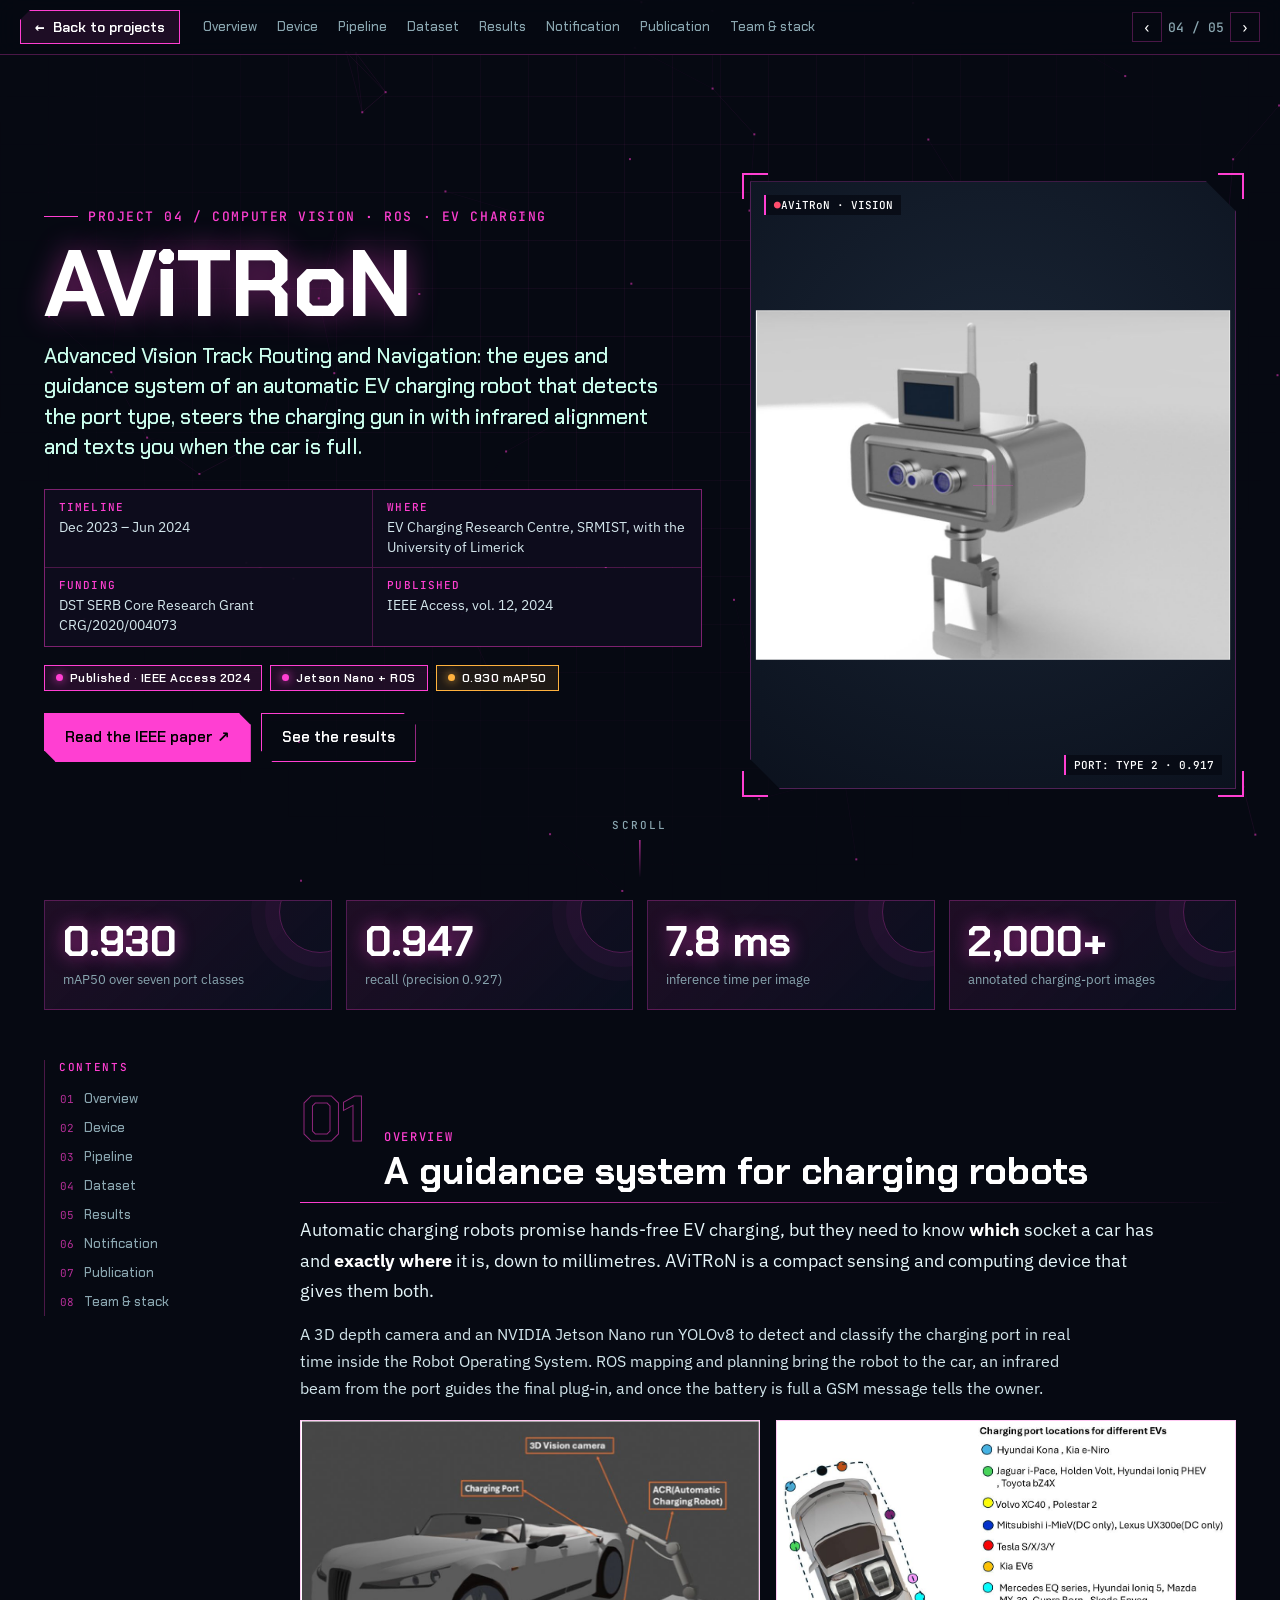
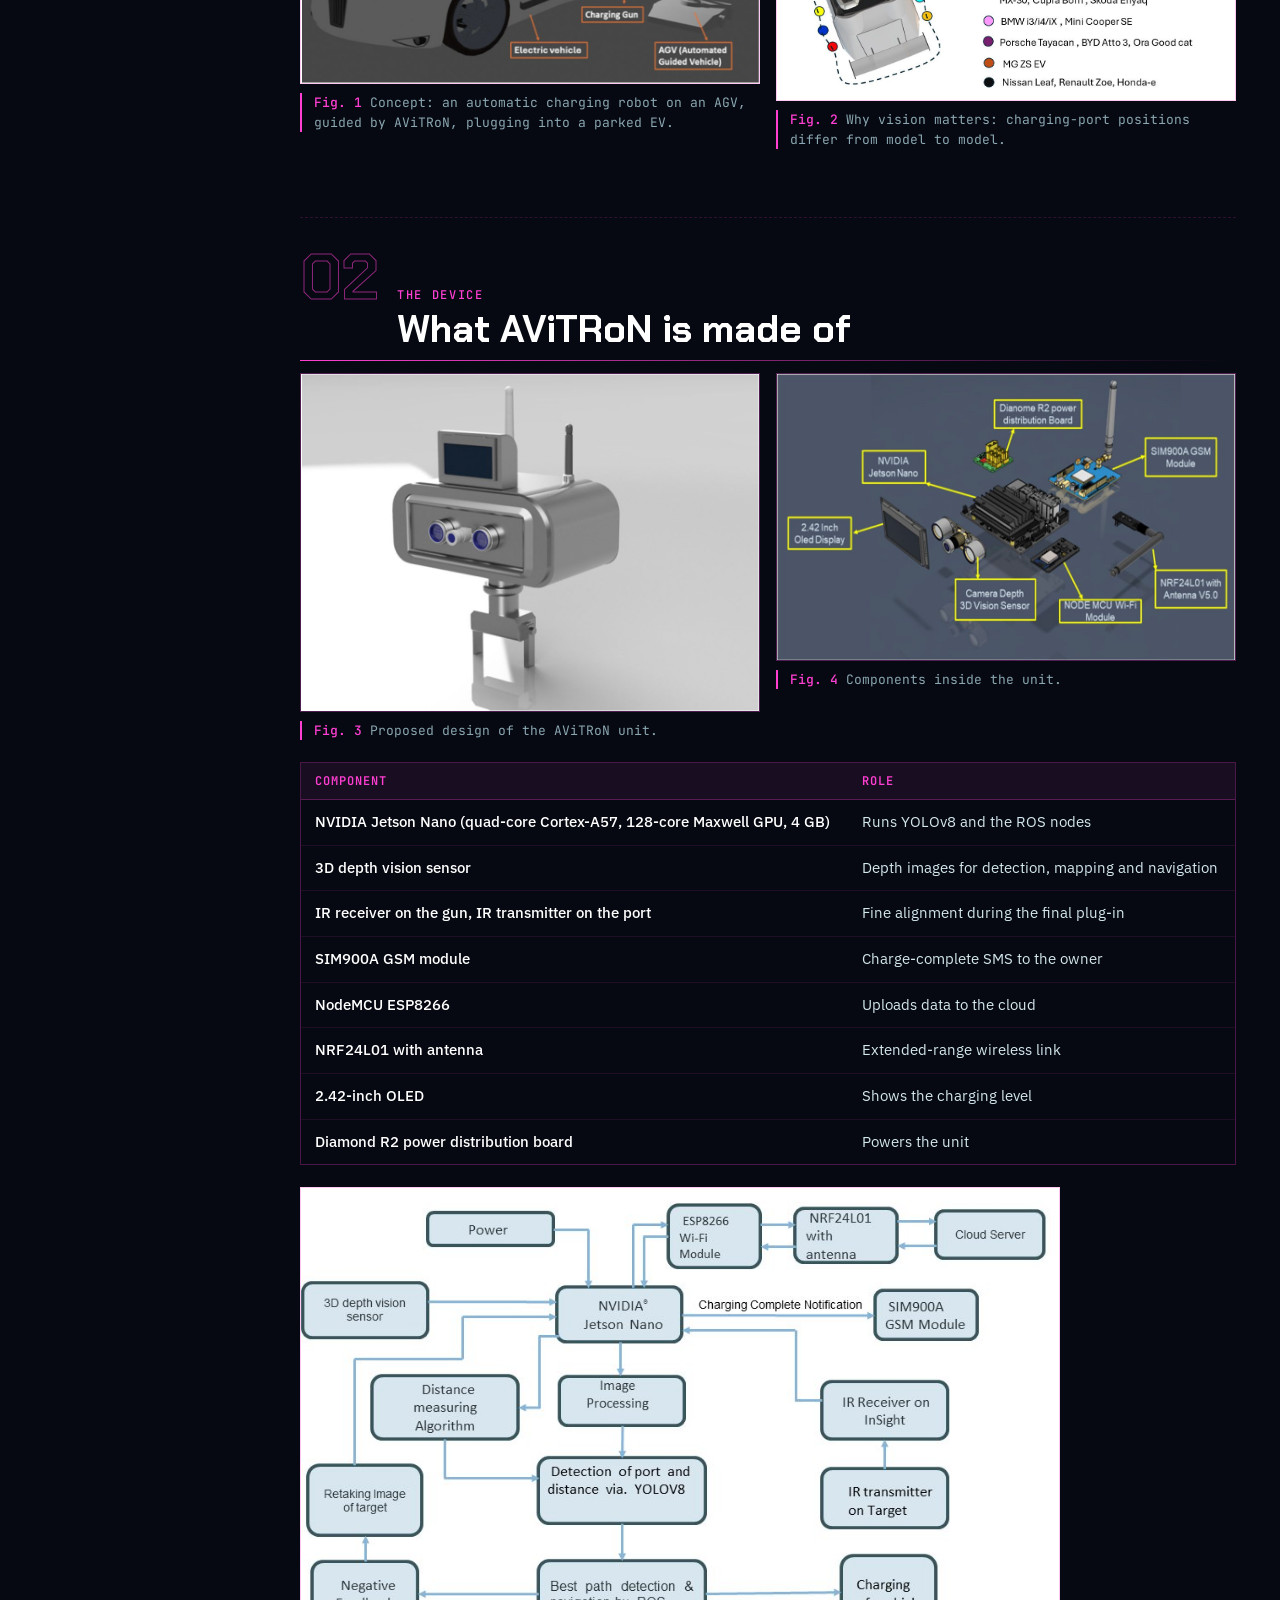
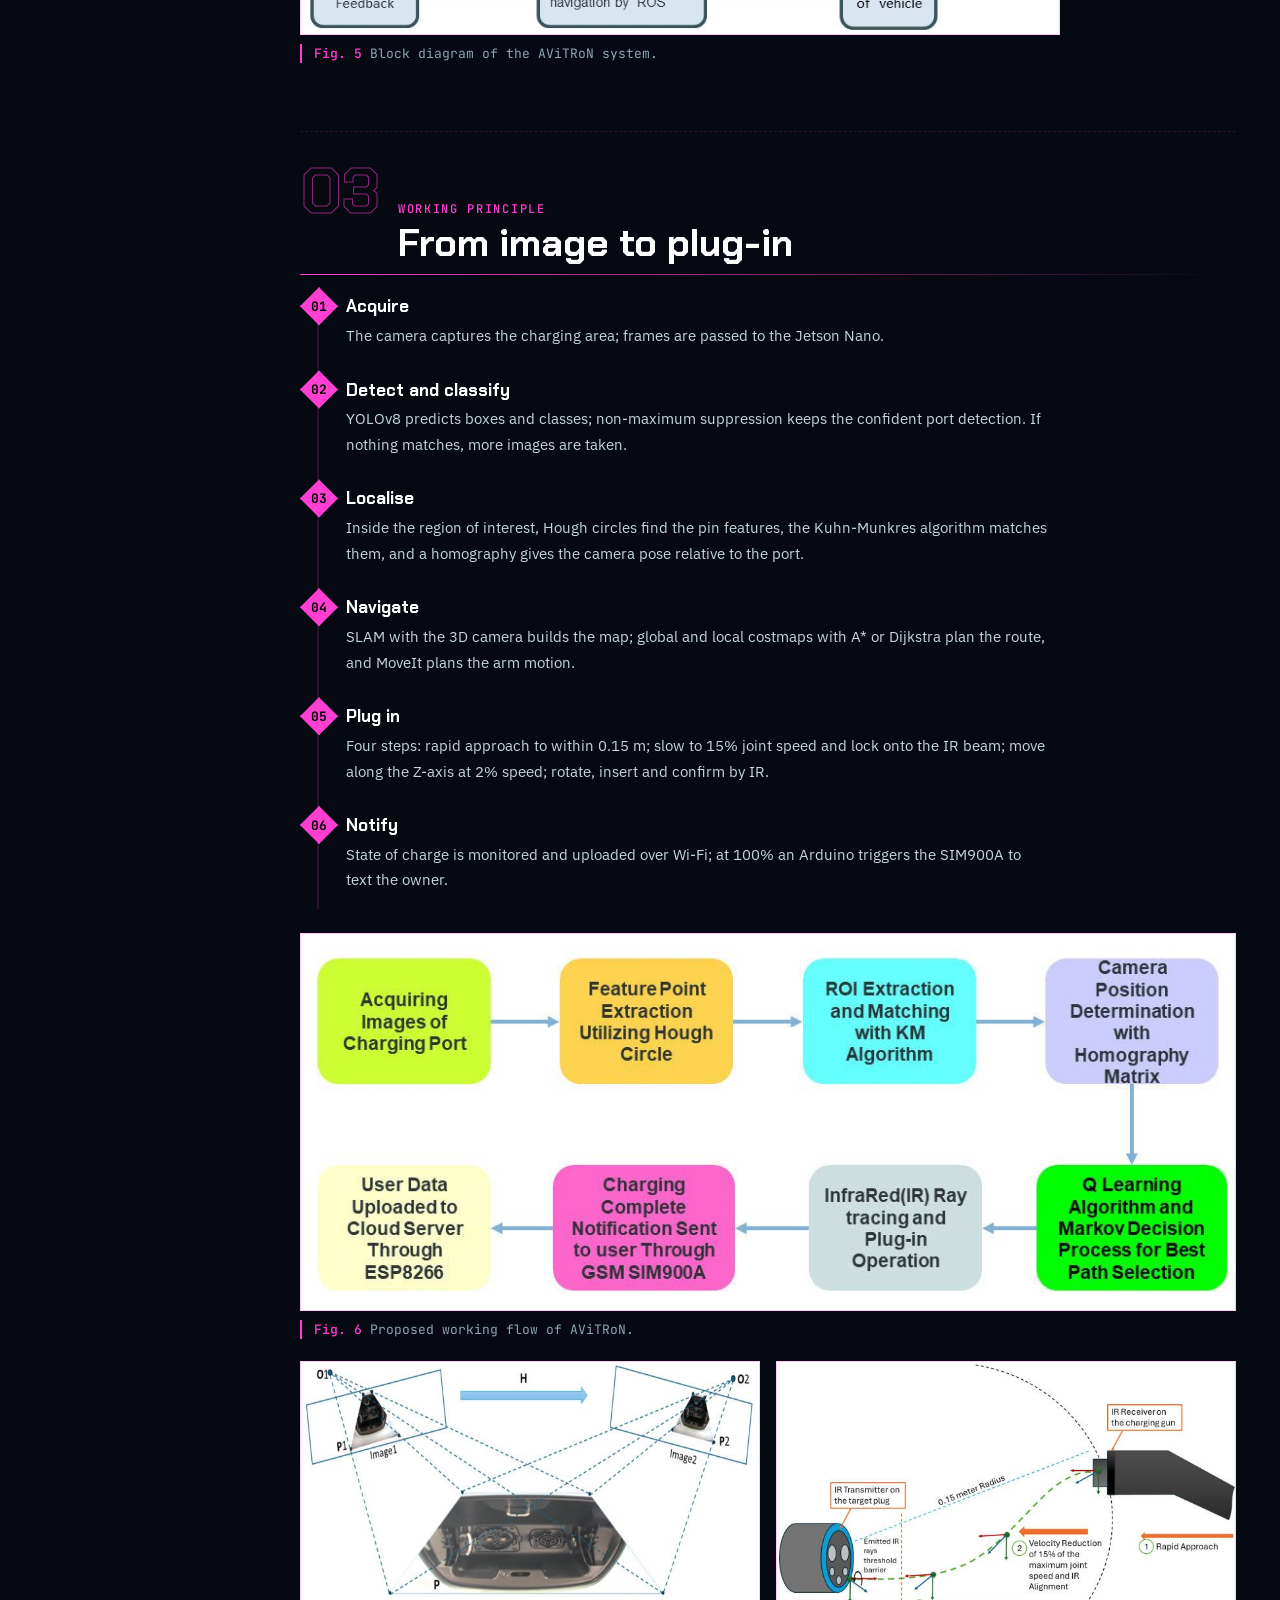
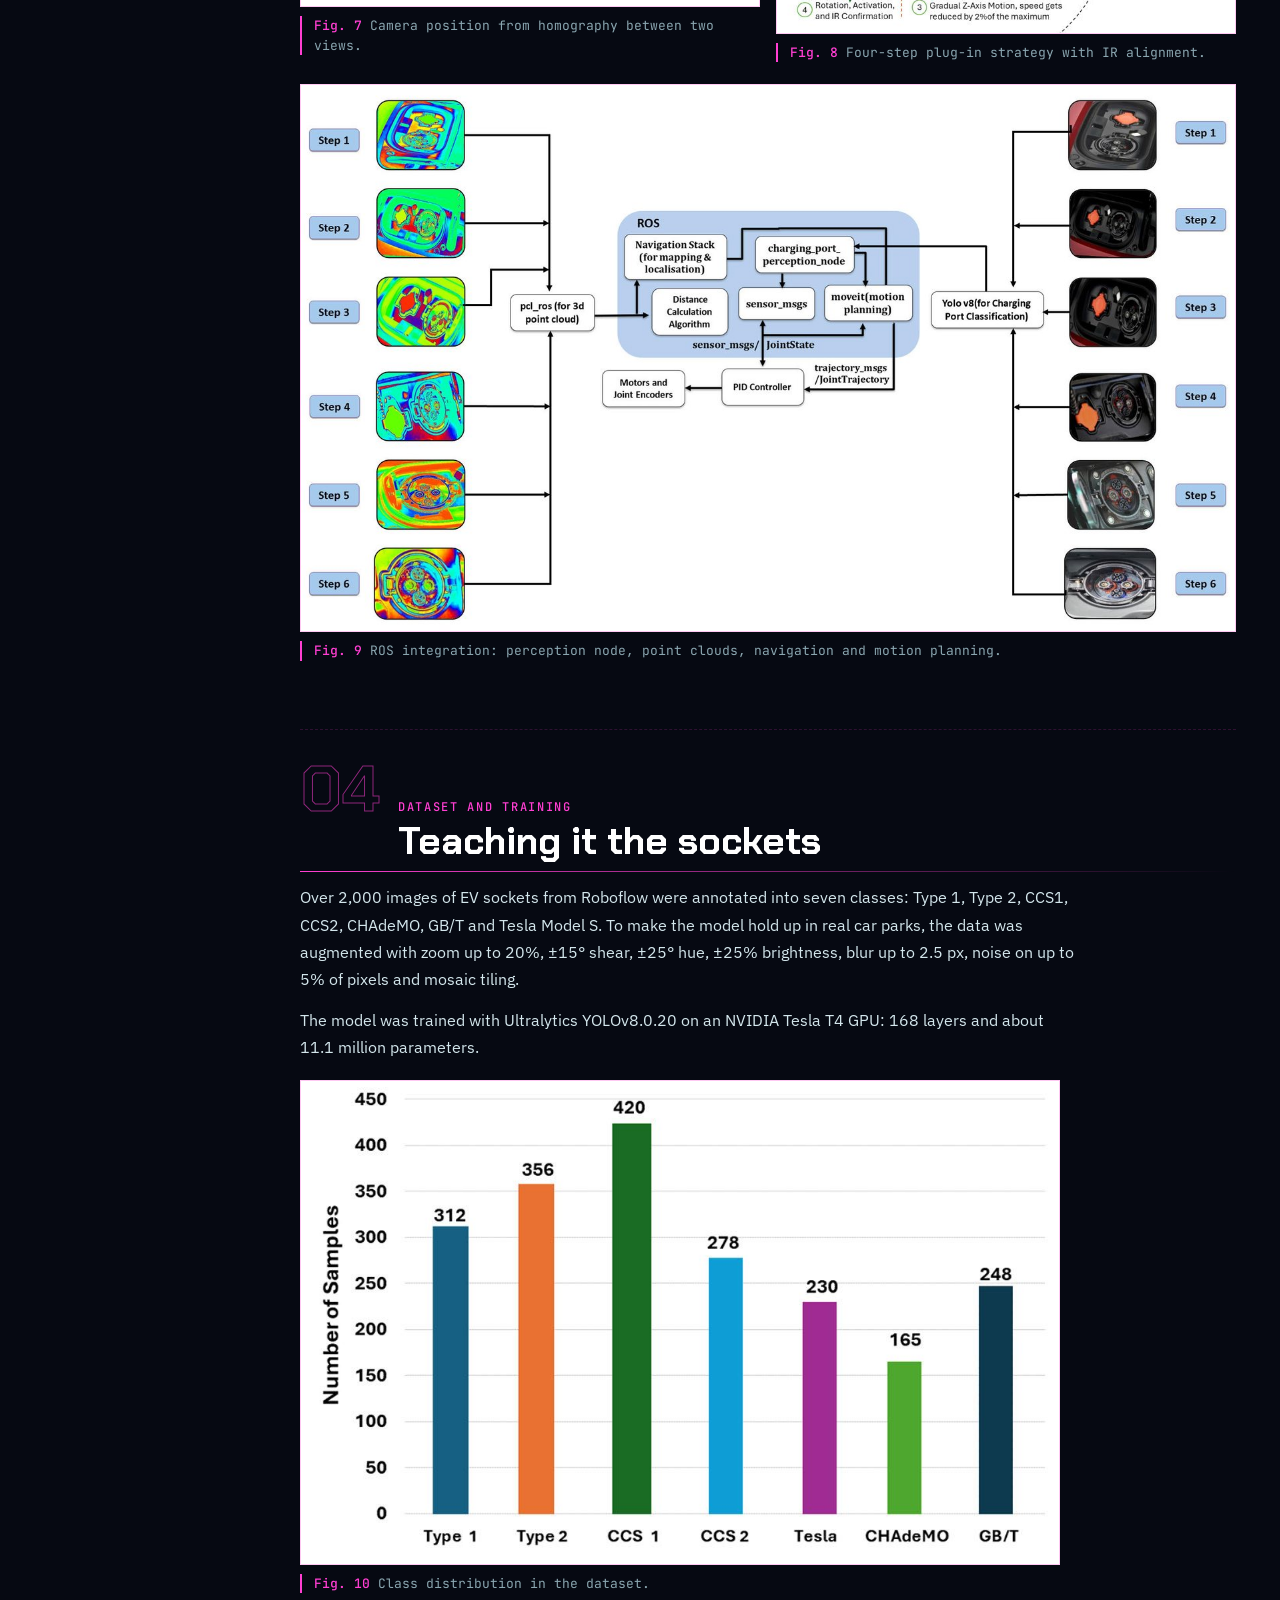
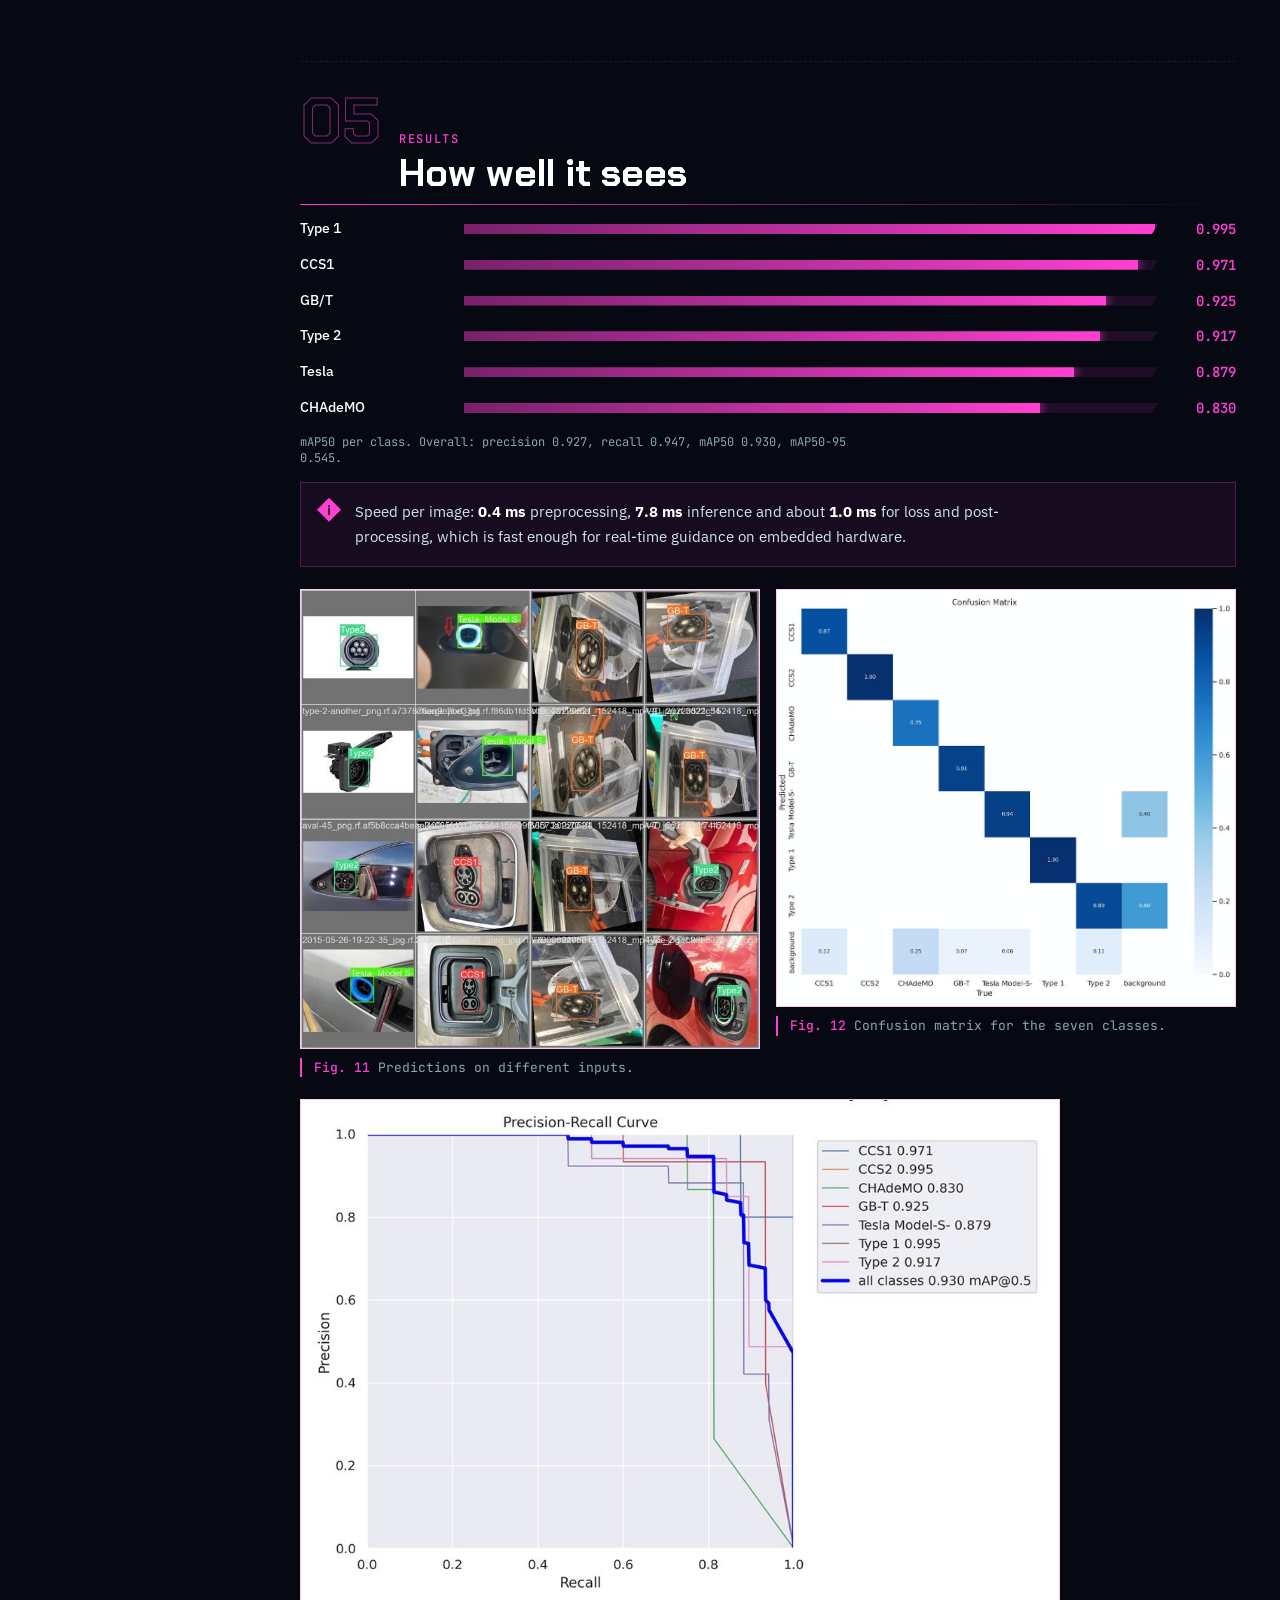
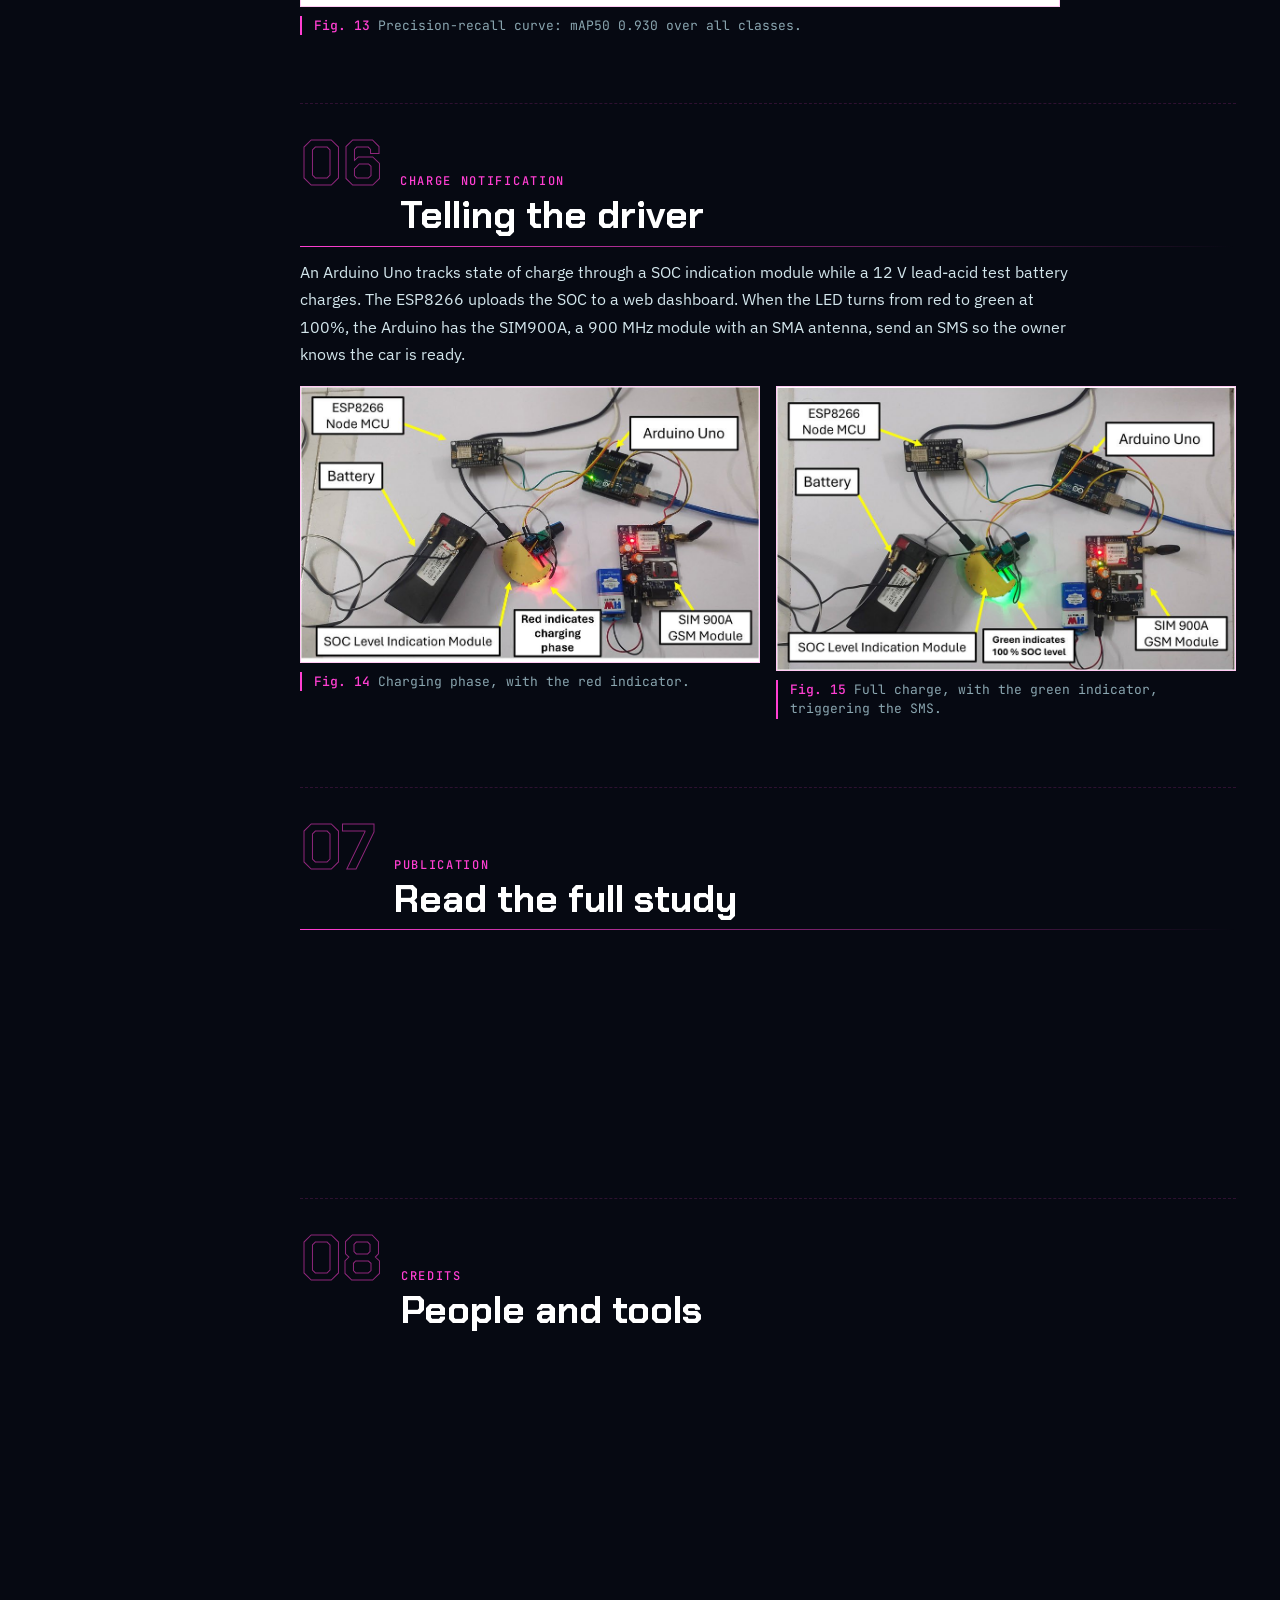
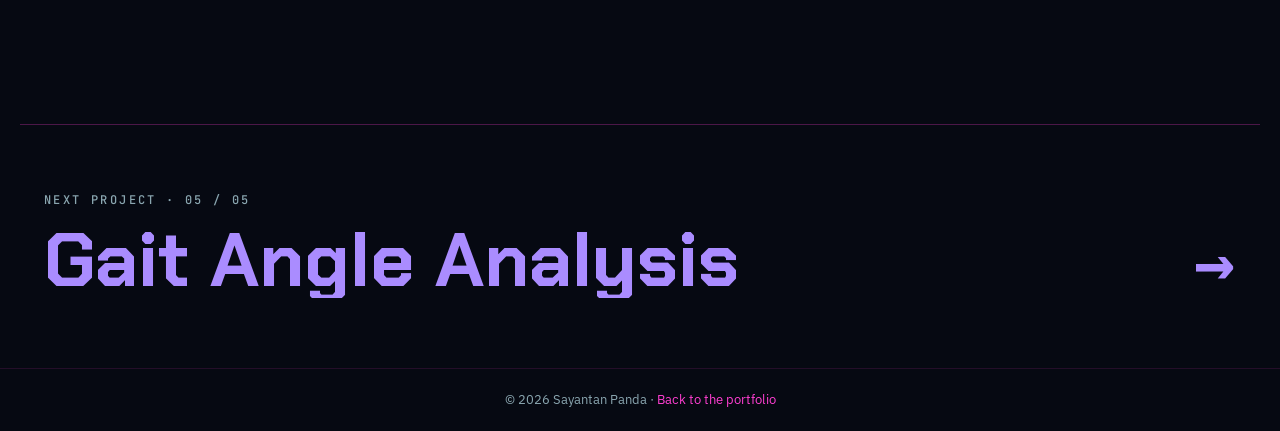
<file: projects/avitron.html>
<!DOCTYPE html>
<html lang="en">
<head>
<meta charset="utf-8">
<meta name="viewport" content="width=device-width,initial-scale=1">
<title>AViTRoN – Project by Sayantan Panda</title>
<meta name="description" content="AViTRoN: YOLOv8 charging-port detection, ROS navigation, IR-guided plug-in and GSM charge notifications for automatic EV charging robots. Published in IEEE Access, 2024.">
<link rel="canonical" href="https://www.sayantanpanda.in/projects/avitron.html">
<meta property="og:type" content="article"><meta property="og:site_name" content="Sayantan Panda">
<meta property="og:title" content="AViTRoN – Sayantan Panda"><meta property="og:description" content="AViTRoN: YOLOv8 charging-port detection, ROS navigation, IR-guided plug-in and GSM charge notifications for automatic EV charging robots. Published in IEEE Access, 2024.">
<meta property="og:url" content="https://www.sayantanpanda.in/projects/avitron.html"><meta property="og:image" content="https://www.sayantanpanda.in/assets/projects/avitron/device.jpg">
<meta name="twitter:card" content="summary_large_image"><meta name="theme-color" content="#060912">
<link rel="icon" href="../assets/logo.jpg">
<link rel="preconnect" href="https://fonts.googleapis.com"><link rel="preconnect" href="https://fonts.gstatic.com" crossorigin>
<link href="https://fonts.googleapis.com/css2?family=Chakra+Petch:wght@500;600;700&family=IBM+Plex+Sans:wght@400;500&family=JetBrains+Mono:wght@400;500;700&display=swap" rel="stylesheet">
<link rel="stylesheet" href="project.css">
</head>
<body style="--ac:255,63,210">
<div id="warp" aria-hidden="true"><div class="bd" style="top:calc(100%/12*0);transition-delay:0.000s"></div><div class="bd" style="top:calc(100%/12*1);transition-delay:0.035s"></div><div class="bd" style="top:calc(100%/12*2);transition-delay:0.070s"></div><div class="bd" style="top:calc(100%/12*3);transition-delay:0.105s"></div><div class="bd" style="top:calc(100%/12*4);transition-delay:0.140s"></div><div class="bd" style="top:calc(100%/12*5);transition-delay:0.175s"></div><div class="bd" style="top:calc(100%/12*6);transition-delay:0.020s"></div><div class="bd" style="top:calc(100%/12*7);transition-delay:0.055s"></div><div class="bd" style="top:calc(100%/12*8);transition-delay:0.090s"></div><div class="bd" style="top:calc(100%/12*9);transition-delay:0.125s"></div><div class="bd" style="top:calc(100%/12*10);transition-delay:0.160s"></div><div class="bd" style="top:calc(100%/12*11);transition-delay:0.195s"></div><div class="hd"><div><em>PROJECT 04 / 05 · LOADED</em><b>AViTRoN</b><i></i></div></div></div>
<i id="bar"></i><div class="grid-bg"></div><canvas id="fx" aria-hidden="true"></canvas>
<header class="ph">
 <a class="back" href="../index.html#projects" data-leave="home" data-label="Portfolio"><b>&#8592;</b> Back to projects</a>
 <nav aria-label="Sections"><a href="#overview">Overview</a><a href="#device">Device</a><a href="#pipeline">Pipeline</a><a href="#dataset">Dataset</a><a href="#results">Results</a><a href="#notify">Notification</a><a href="#paper">Publication</a><a href="#team">Team & stack</a></nav>
 <div class="pn"><a href="emma.html" data-leave="pj" data-label="EMMA" aria-label="Previous project: EMMA">&#8249;</a><span>04 / 05</span><a href="gait-analysis.html" data-leave="pj" data-label="Gait Angle Analysis" aria-label="Next project: Gait Angle Analysis">&#8250;</a></div>
</header>

<section class="hero">
 <div>
  <p class="eyebrow rv">Project 04 / Computer vision · ROS · EV charging</p>
  <h1>AViTRoN</h1>
  <p class="sub rv">Advanced Vision Track Routing and Navigation: the eyes and guidance system of an automatic EV charging robot that detects the port type, steers the charging gun in with infrared alignment and texts you when the car is full.</p>
  <div class="meta rv"><div><span>Timeline</span>Dec 2023 – Jun 2024</div><div><span>Where</span>EV Charging Research Centre, SRMIST, with the University of Limerick</div><div><span>Funding</span>DST SERB Core Research Grant CRG/2020/004073</div><div><span>Published</span>IEEE Access, vol. 12, 2024</div></div>
  <div class="badges rv"><span class="badge "><i></i>Published · IEEE Access 2024</span><span class="badge alt"><i></i>Jetson Nano + ROS</span><span class="badge am"><i></i>0.930 mAP50</span></div>
  <div class="ctas rv"><a class="btn" href="https://ieeexplore.ieee.org/abstract/document/10401234" target="_blank" rel="noopener">Read the IEEE paper &#8599;</a><a class="btn ghost" href="#results">See the results</a></div>
 </div>
 <div class="frame rv contain"><i class="cn a"></i><i class="cn b"></i><i class="cn c"></i><i class="cn d"></i>
  <div class="fi"><img src="../assets/projects/avitron/device.jpg" alt="AViTRoN"><i class="scan"></i></div><i class="xh"></i>
  <span class="hud t">AViTRoN · VISION</span><span class="hud b">PORT: TYPE 2 · 0.917</span></div>
 <div class="scroll-cue">SCROLL<i></i></div>
</section>

<div class="stats"><div class="stat rv d0"><b data-v="0.93" data-d="3" data-p="" data-s="">0.930</b><span>mAP50 over seven port classes</span></div><div class="stat rv d1"><b data-v="0.947" data-d="3" data-p="" data-s="">0.947</b><span>recall (precision 0.927)</span></div><div class="stat rv d2"><b data-v="7.8" data-d="1" data-p="" data-s=" ms">7.8 ms</b><span>inference time per image</span></div><div class="stat rv d3"><b data-v="2000" data-d="0" data-p="" data-s="+">2,000+</b><span>annotated charging-port images</span></div></div>

<div class="doc">
 <aside class="toc"><p>CONTENTS</p><a href="#overview"><em>01</em>Overview</a><a href="#device"><em>02</em>Device</a><a href="#pipeline"><em>03</em>Pipeline</a><a href="#dataset"><em>04</em>Dataset</a><a href="#results"><em>05</em>Results</a><a href="#notify"><em>06</em>Notification</a><a href="#paper"><em>07</em>Publication</a><a href="#team"><em>08</em>Team & stack</a></aside>
 <main><section class="blk" id="overview"><div class="bh"><span class="no">01</span><h2><small>Overview</small>A guidance system for charging robots</h2></div><p class="lead rv">Automatic charging robots promise hands-free EV charging, but they need to know <strong>which</strong> socket a car has and <strong>exactly where</strong> it is, down to millimetres. AViTRoN is a compact sensing and computing device that gives them both.</p><p class="rv">A 3D depth camera and an NVIDIA Jetson Nano run YOLOv8 to detect and classify the charging port in real time inside the Robot Operating System. ROS mapping and planning bring the robot to the car, an infrared beam from the port guides the final plug-in, and once the battery is full a GSM message tells the owner.</p><div class="figs" style="--cols:2"><figure class="fig rv"><div class="im"><img src="../assets/projects/avitron/concept.jpg" alt="Fig. 1 Concept: an automatic charging robot on an AGV, guided by AViTRoN, plugging into a parked EV." loading="lazy"></div><figcaption><b>Fig. 1</b> Concept: an automatic charging robot on an AGV, guided by AViTRoN, plugging into a parked EV.</figcaption></figure><figure class="fig rv"><div class="im"><img src="../assets/projects/avitron/port-locations.jpg" alt="Fig. 2 Why vision matters: charging-port positions differ from model to model." loading="lazy"></div><figcaption><b>Fig. 2</b> Why vision matters: charging-port positions differ from model to model.</figcaption></figure></div></section><section class="blk" id="device"><div class="bh"><span class="no">02</span><h2><small>The device</small>What AViTRoN is made of</h2></div><div class="figs" style="--cols:2"><figure class="fig rv dark"><div class="im"><img src="../assets/projects/avitron/device.jpg" alt="Fig. 3 Proposed design of the AViTRoN unit." loading="lazy"></div><figcaption><b>Fig. 3</b> Proposed design of the AViTRoN unit.</figcaption></figure><figure class="fig rv dark"><div class="im"><img src="../assets/projects/avitron/components.jpg" alt="Fig. 4 Components inside the unit." loading="lazy"></div><figcaption><b>Fig. 4</b> Components inside the unit.</figcaption></figure></div><div class="tw rv"><table><thead><tr><th>Component</th><th>Role</th></tr></thead><tbody><tr><td>NVIDIA Jetson Nano (quad-core Cortex-A57, 128-core Maxwell GPU, 4 GB)</td><td>Runs YOLOv8 and the ROS nodes</td></tr><tr><td>3D depth vision sensor</td><td>Depth images for detection, mapping and navigation</td></tr><tr><td>IR receiver on the gun, IR transmitter on the port</td><td>Fine alignment during the final plug-in</td></tr><tr><td>SIM900A GSM module</td><td>Charge-complete SMS to the owner</td></tr><tr><td>NodeMCU ESP8266</td><td>Uploads data to the cloud</td></tr><tr><td>NRF24L01 with antenna</td><td>Extended-range wireless link</td></tr><tr><td>2.42-inch OLED</td><td>Shows the charging level</td></tr><tr><td>Diamond R2 power distribution board</td><td>Powers the unit</td></tr></tbody></table></div><figure class="fig rv md"><div class="im"><img src="../assets/projects/avitron/block-diagram.jpg" alt="Fig. 5 Block diagram of the AViTRoN system." loading="lazy"></div><figcaption><b>Fig. 5</b> Block diagram of the AViTRoN system.</figcaption></figure></section><section class="blk" id="pipeline"><div class="bh"><span class="no">03</span><h2><small>Working principle</small>From image to plug-in</h2></div><div class="steps"><i class="line"></i><div class="step" data-n="01"><h4>Acquire</h4><p>The camera captures the charging area; frames are passed to the Jetson Nano.</p></div><div class="step" data-n="02"><h4>Detect and classify</h4><p>YOLOv8 predicts boxes and classes; non-maximum suppression keeps the confident port detection. If nothing matches, more images are taken.</p></div><div class="step" data-n="03"><h4>Localise</h4><p>Inside the region of interest, Hough circles find the pin features, the Kuhn-Munkres algorithm matches them, and a homography gives the camera pose relative to the port.</p></div><div class="step" data-n="04"><h4>Navigate</h4><p>SLAM with the 3D camera builds the map; global and local costmaps with A* or Dijkstra plan the route, and MoveIt plans the arm motion.</p></div><div class="step" data-n="05"><h4>Plug in</h4><p>Four steps: rapid approach to within 0.15 m; slow to 15% joint speed and lock onto the IR beam; move along the Z-axis at 2% speed; rotate, insert and confirm by IR.</p></div><div class="step" data-n="06"><h4>Notify</h4><p>State of charge is monitored and uploaded over Wi-Fi; at 100% an Arduino triggers the SIM900A to text the owner.</p></div></div><figure class="fig rv"><div class="im"><img src="../assets/projects/avitron/workflow.jpg" alt="Fig. 6 Proposed working flow of AViTRoN." loading="lazy"></div><figcaption><b>Fig. 6</b> Proposed working flow of AViTRoN.</figcaption></figure><div class="figs" style="--cols:2"><figure class="fig rv"><div class="im"><img src="../assets/projects/avitron/homography.jpg" alt="Fig. 7 Camera position from homography between two views." loading="lazy"></div><figcaption><b>Fig. 7</b> Camera position from homography between two views.</figcaption></figure><figure class="fig rv"><div class="im"><img src="../assets/projects/avitron/plug-in.jpg" alt="Fig. 8 Four-step plug-in strategy with IR alignment." loading="lazy"></div><figcaption><b>Fig. 8</b> Four-step plug-in strategy with IR alignment.</figcaption></figure></div><figure class="fig rv"><div class="im"><img src="../assets/projects/avitron/ros-nodes.jpg" alt="Fig. 9 ROS integration: perception node, point clouds, navigation and motion planning." loading="lazy"></div><figcaption><b>Fig. 9</b> ROS integration: perception node, point clouds, navigation and motion planning.</figcaption></figure></section><section class="blk" id="dataset"><div class="bh"><span class="no">04</span><h2><small>Dataset and training</small>Teaching it the sockets</h2></div><p class="rv">Over 2,000 images of EV sockets from Roboflow were annotated into seven classes: Type 1, Type 2, CCS1, CCS2, CHAdeMO, GB/T and Tesla Model S. To make the model hold up in real car parks, the data was augmented with zoom up to 20%, ±15° shear, ±25° hue, ±25% brightness, blur up to 2.5 px, noise on up to 5% of pixels and mosaic tiling.</p><p class="rv">The model was trained with Ultralytics YOLOv8.0.20 on an NVIDIA Tesla T4 GPU: 168 layers and about 11.1 million parameters.</p><figure class="fig rv md"><div class="im"><img src="../assets/projects/avitron/classes.jpg" alt="Fig. 10 Class distribution in the dataset." loading="lazy"></div><figcaption><b>Fig. 10</b> Class distribution in the dataset.</figcaption></figure></section><section class="blk" id="results"><div class="bh"><span class="no">05</span><h2><small>Results</small>How well it sees</h2></div><div class="meters"><div class="mt"><span>Type 1</span><div class="tr"><i data-w="99.5"></i></div><b>0.995</b></div><div class="mt"><span>CCS1</span><div class="tr"><i data-w="97.1"></i></div><b>0.971</b></div><div class="mt"><span>GB/T</span><div class="tr"><i data-w="92.5"></i></div><b>0.925</b></div><div class="mt"><span>Type 2</span><div class="tr"><i data-w="91.7"></i></div><b>0.917</b></div><div class="mt"><span>Tesla</span><div class="tr"><i data-w="87.9"></i></div><b>0.879</b></div><div class="mt"><span>CHAdeMO</span><div class="tr"><i data-w="83.0"></i></div><b>0.830</b></div></div><p class="mcap">mAP50 per class. Overall: precision 0.927, recall 0.947, mAP50 0.930, mAP50-95 0.545.</p><div class="note rv"><p>Speed per image: <strong>0.4 ms</strong> preprocessing, <strong>7.8 ms</strong> inference and about <strong>1.0 ms</strong> for loss and post-processing, which is fast enough for real-time guidance on embedded hardware.</p></div><div class="figs" style="--cols:2"><figure class="fig rv"><div class="im"><img src="../assets/projects/avitron/predictions.jpg" alt="Fig. 11 Predictions on different inputs." loading="lazy"></div><figcaption><b>Fig. 11</b> Predictions on different inputs.</figcaption></figure><figure class="fig rv"><div class="im"><img src="../assets/projects/avitron/confusion.jpg" alt="Fig. 12 Confusion matrix for the seven classes." loading="lazy"></div><figcaption><b>Fig. 12</b> Confusion matrix for the seven classes.</figcaption></figure></div><figure class="fig rv md"><div class="im"><img src="../assets/projects/avitron/pr-curve.jpg" alt="Fig. 13 Precision-recall curve: mAP50 0.930 over all classes." loading="lazy"></div><figcaption><b>Fig. 13</b> Precision-recall curve: mAP50 0.930 over all classes.</figcaption></figure></section><section class="blk" id="notify"><div class="bh"><span class="no">06</span><h2><small>Charge notification</small>Telling the driver</h2></div><p class="rv">An Arduino Uno tracks state of charge through a SOC indication module while a 12 V lead-acid test battery charges. The ESP8266 uploads the SOC to a web dashboard. When the LED turns from red to green at 100%, the Arduino has the SIM900A, a 900 MHz module with an SMA antenna, send an SMS so the owner knows the car is ready.</p><div class="figs" style="--cols:2"><figure class="fig rv"><div class="im"><img src="../assets/projects/avitron/soc-charging.jpg" alt="Fig. 14 Charging phase, with the red indicator." loading="lazy"></div><figcaption><b>Fig. 14</b> Charging phase, with the red indicator.</figcaption></figure><figure class="fig rv"><div class="im"><img src="../assets/projects/avitron/soc-full.jpg" alt="Fig. 15 Full charge, with the green indicator, triggering the SMS." loading="lazy"></div><figcaption><b>Fig. 15</b> Full charge, with the green indicator, triggering the SMS.</figcaption></figure></div></section><section class="blk" id="paper"><div class="bh"><span class="no">07</span><h2><small>Publication</small>Read the full study</h2></div><div class="pub rv"><div class="yr">2024<small>Journal article</small></div><div><h4>AViTRoN: Advanced Vision Track Routing and Navigation for Autonomous Charging of Electric Vehicles</h4><p>V.C. Mahaadevan, R. Narayanamoorthi, <b>Sayantan Panda</b>, Sankhaddep Dutta, Gerard Dooly<br>IEEE Access, vol. 12, pp. 12402–12423, 2024 · open access · doi:10.1109/ACCESS.2024.3355018</p><a class="btn" href="https://ieeexplore.ieee.org/abstract/document/10401234" target="_blank" rel="noopener">Read on IEEE Xplore &#8599;</a></div></div></section><section class="blk" id="team"><div class="bh"><span class="no">08</span><h2><small>Credits</small>People and tools</h2></div><h3 class="rv">Collaborators</h3><div class="team rv"><span class="me">Sayantan Panda</span><span class="">V.C. Mahaadevan</span><span class="">Dr. R. Narayanamoorthi<small>SRMIST</small></span><span class="">Sankhaddep Dutta</span><span class="">Gerard Dooly<small>University of Limerick</small></span></div><h3 class="rv">Tech stack</h3><div class="chips rv"><span>YOLOv8</span><span>ROS</span><span>MoveIt</span><span>SLAM</span><span>Jetson Nano</span><span>3D depth camera</span><span>OpenCV</span><span>Homography</span><span>IR alignment</span><span>SIM900A GSM</span><span>ESP8266</span><span>Arduino Uno</span><span>Roboflow</span></div></section></main>
</div>

<a class="nx" href="gait-analysis.html" data-leave="pj" data-label="Gait Angle Analysis" style="--nc:rgb(170,140,255)"><small>Next project · 05 / 05</small><strong>Gait Angle Analysis</strong><span class="arr">&#8594;</span></a>
<footer class="pf">© <span id="yr">2026</span> Sayantan Panda · <a href="../index.html#projects" data-leave="home" data-label="Portfolio">Back to the portfolio</a></footer>

<div id="lbx" role="dialog" aria-modal="true" aria-label="Image viewer"><span class="c"></span><button class="x">Close &#215;</button><button class="p" aria-label="Previous">&#8249;</button><img alt=""><p></p><button class="n" aria-label="Next">&#8250;</button></div>
<script>document.getElementById("yr").textContent=new Date().getFullYear()</script>
<script src="project.js"></script>
</body>
</html>
</file>
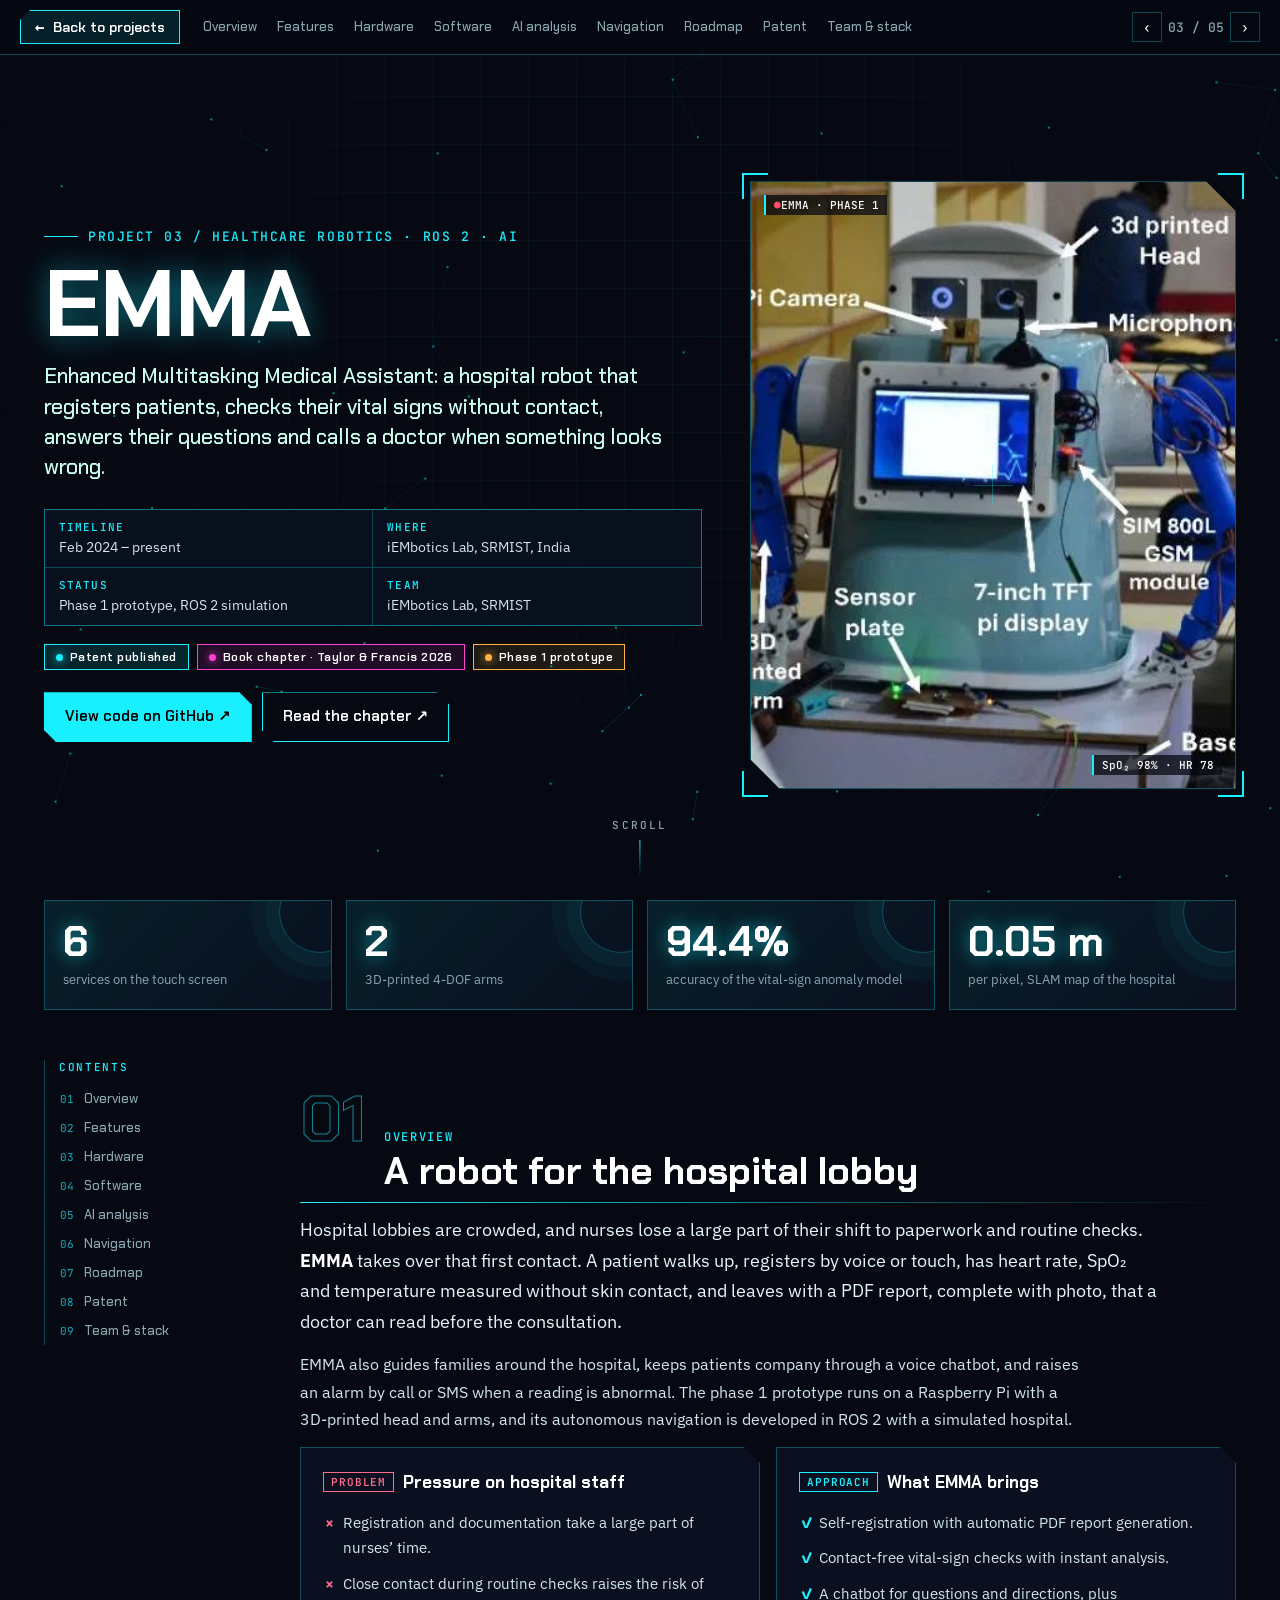
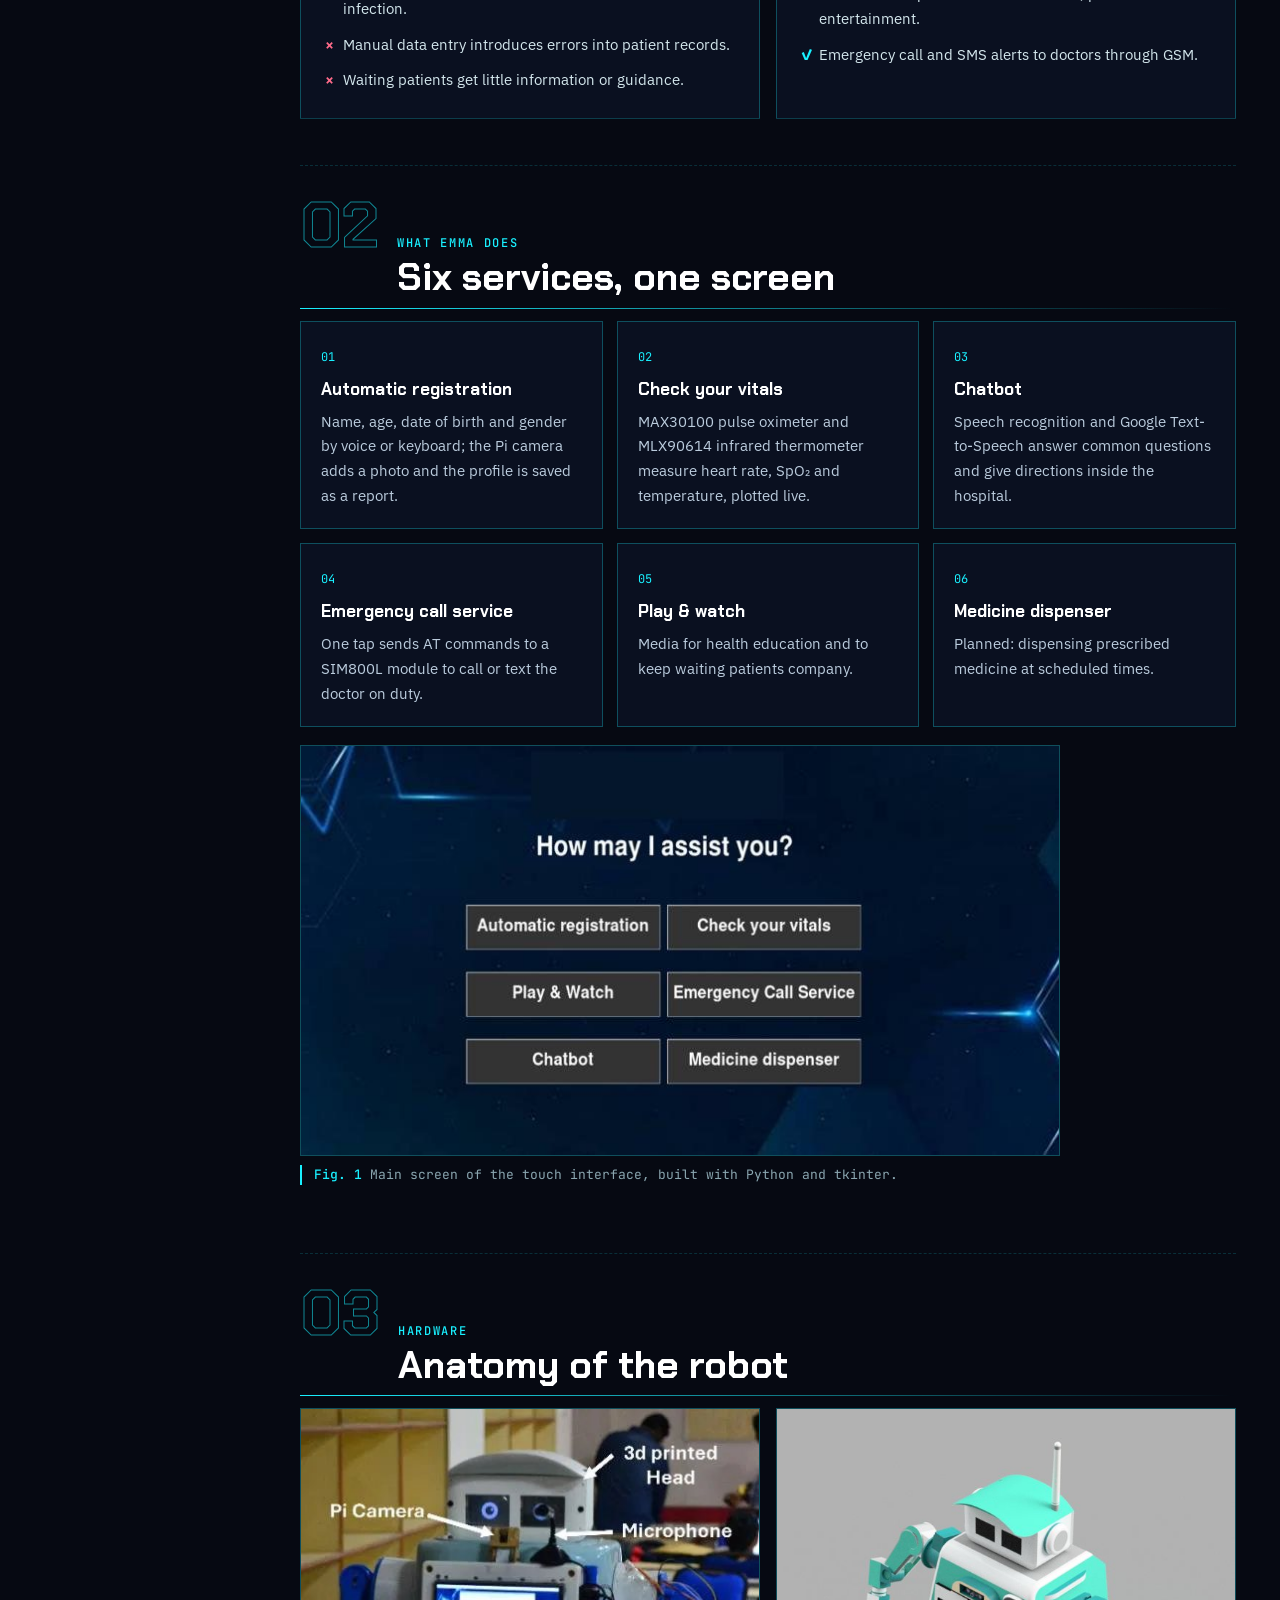
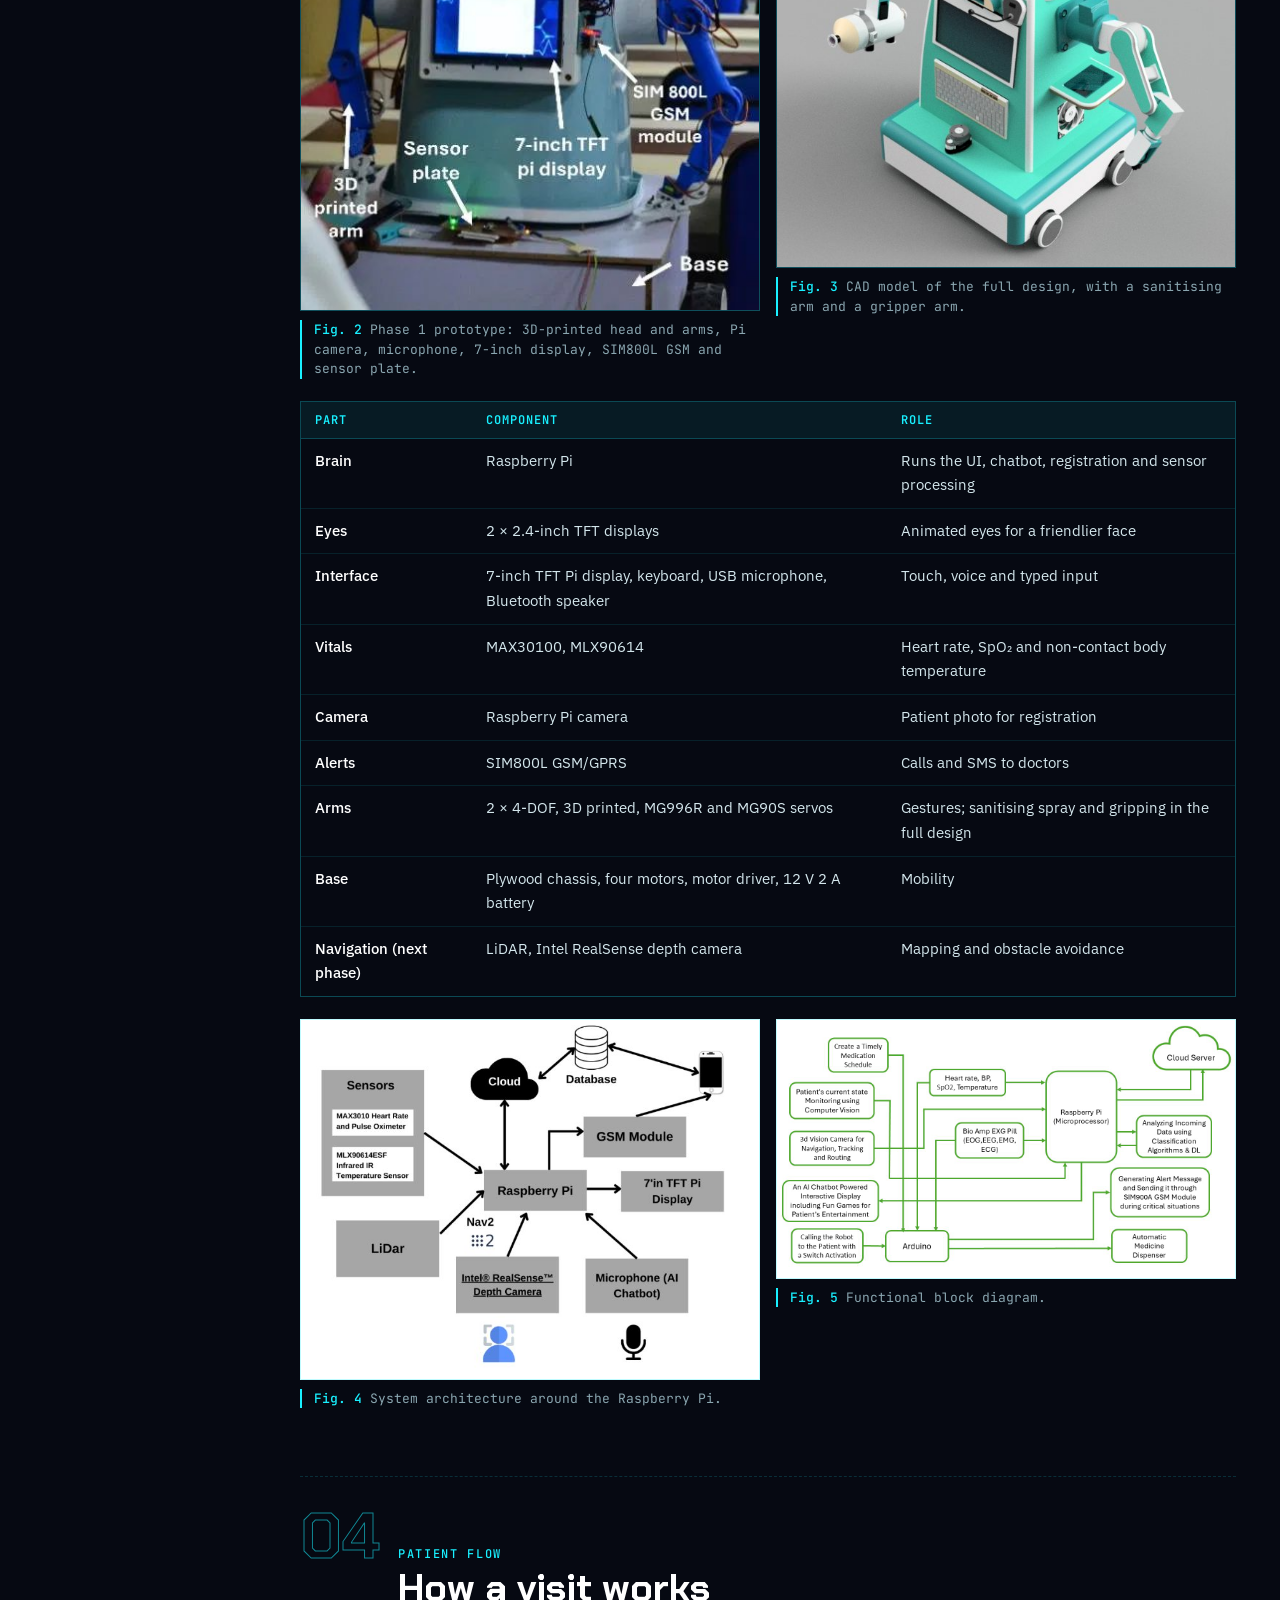
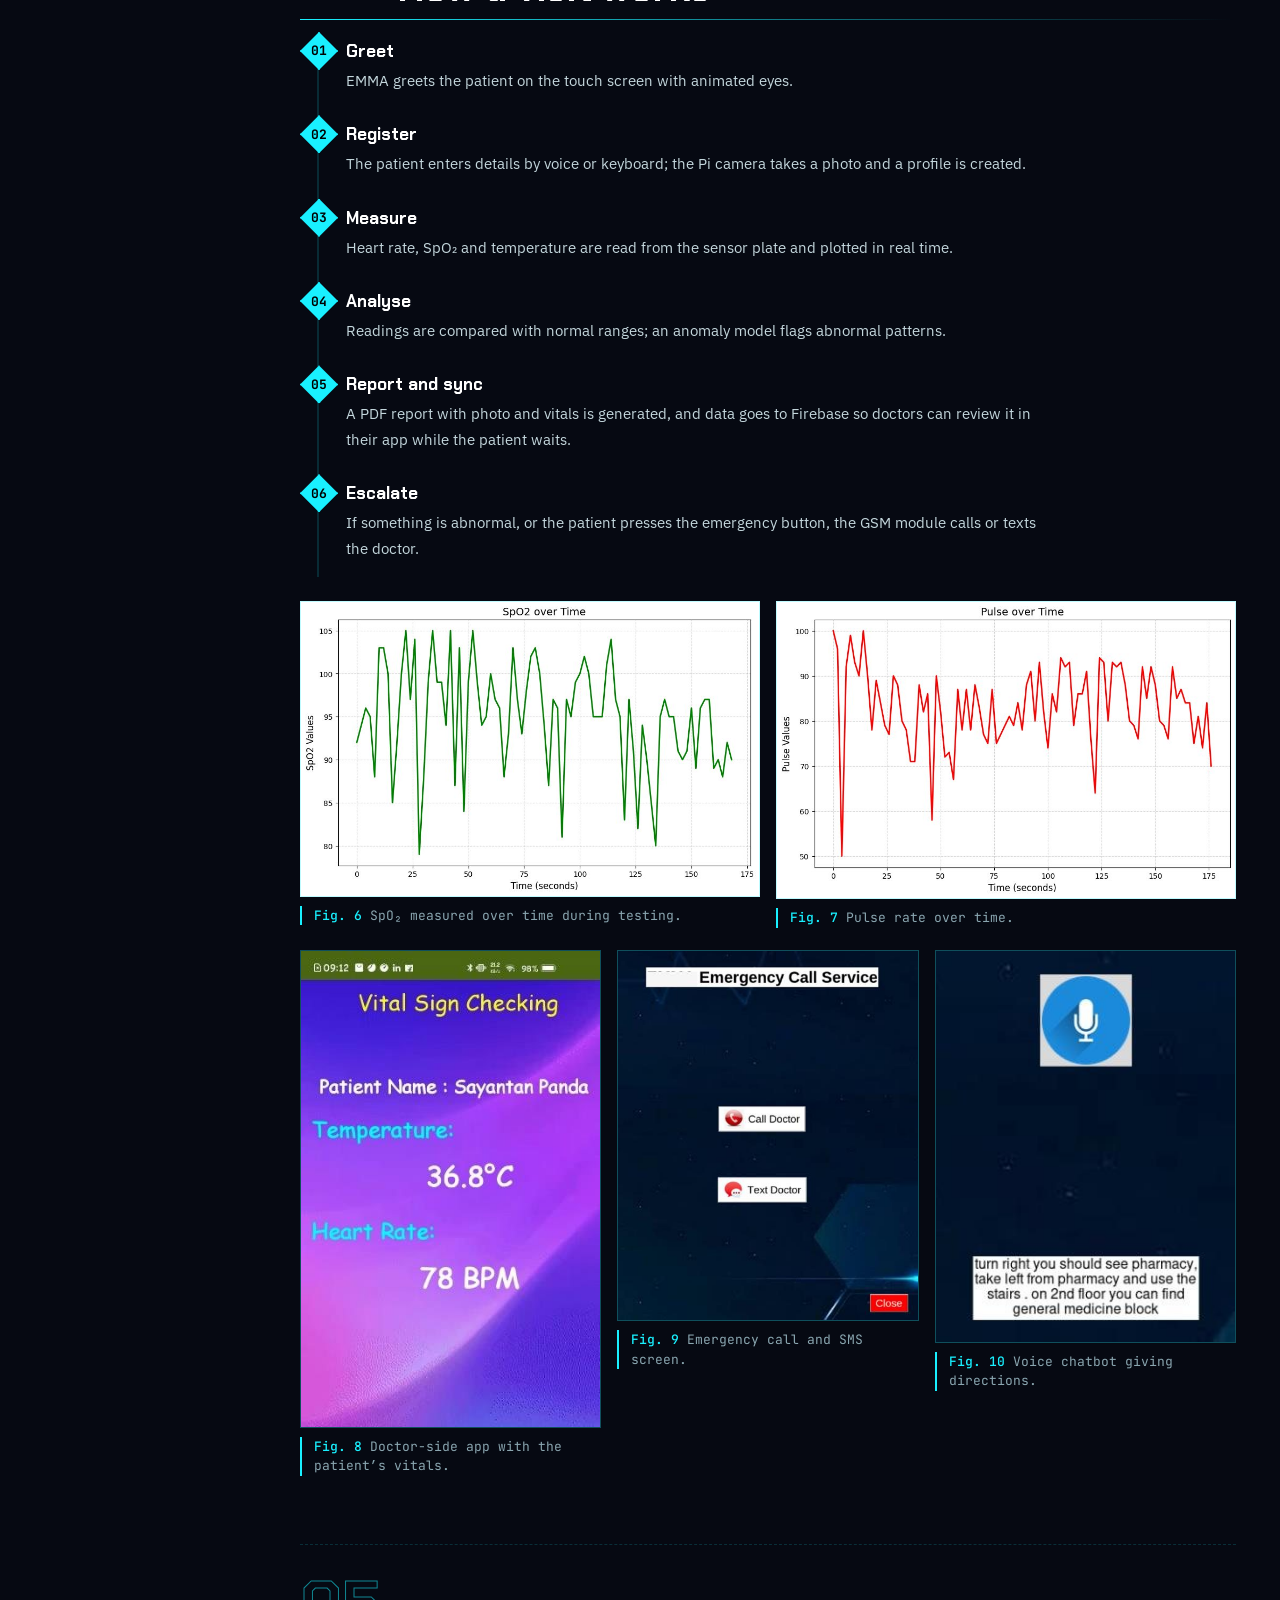
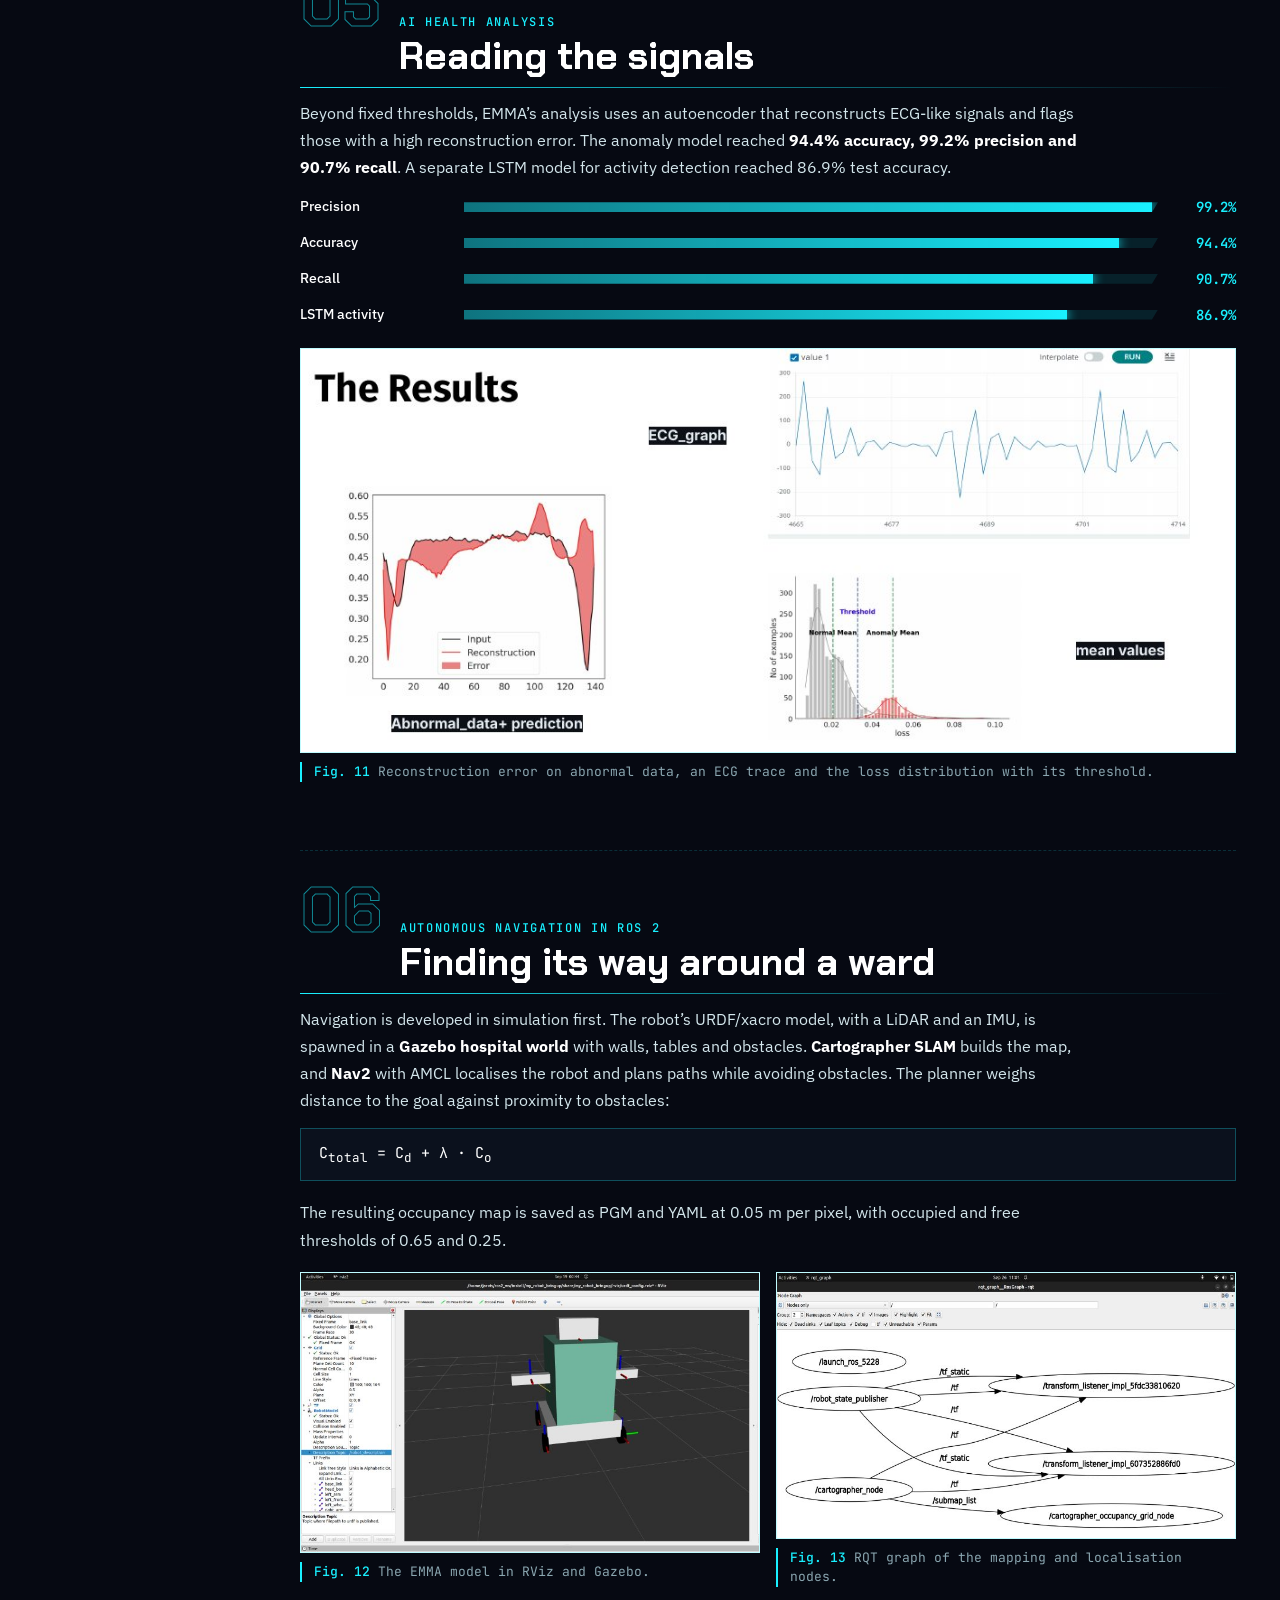
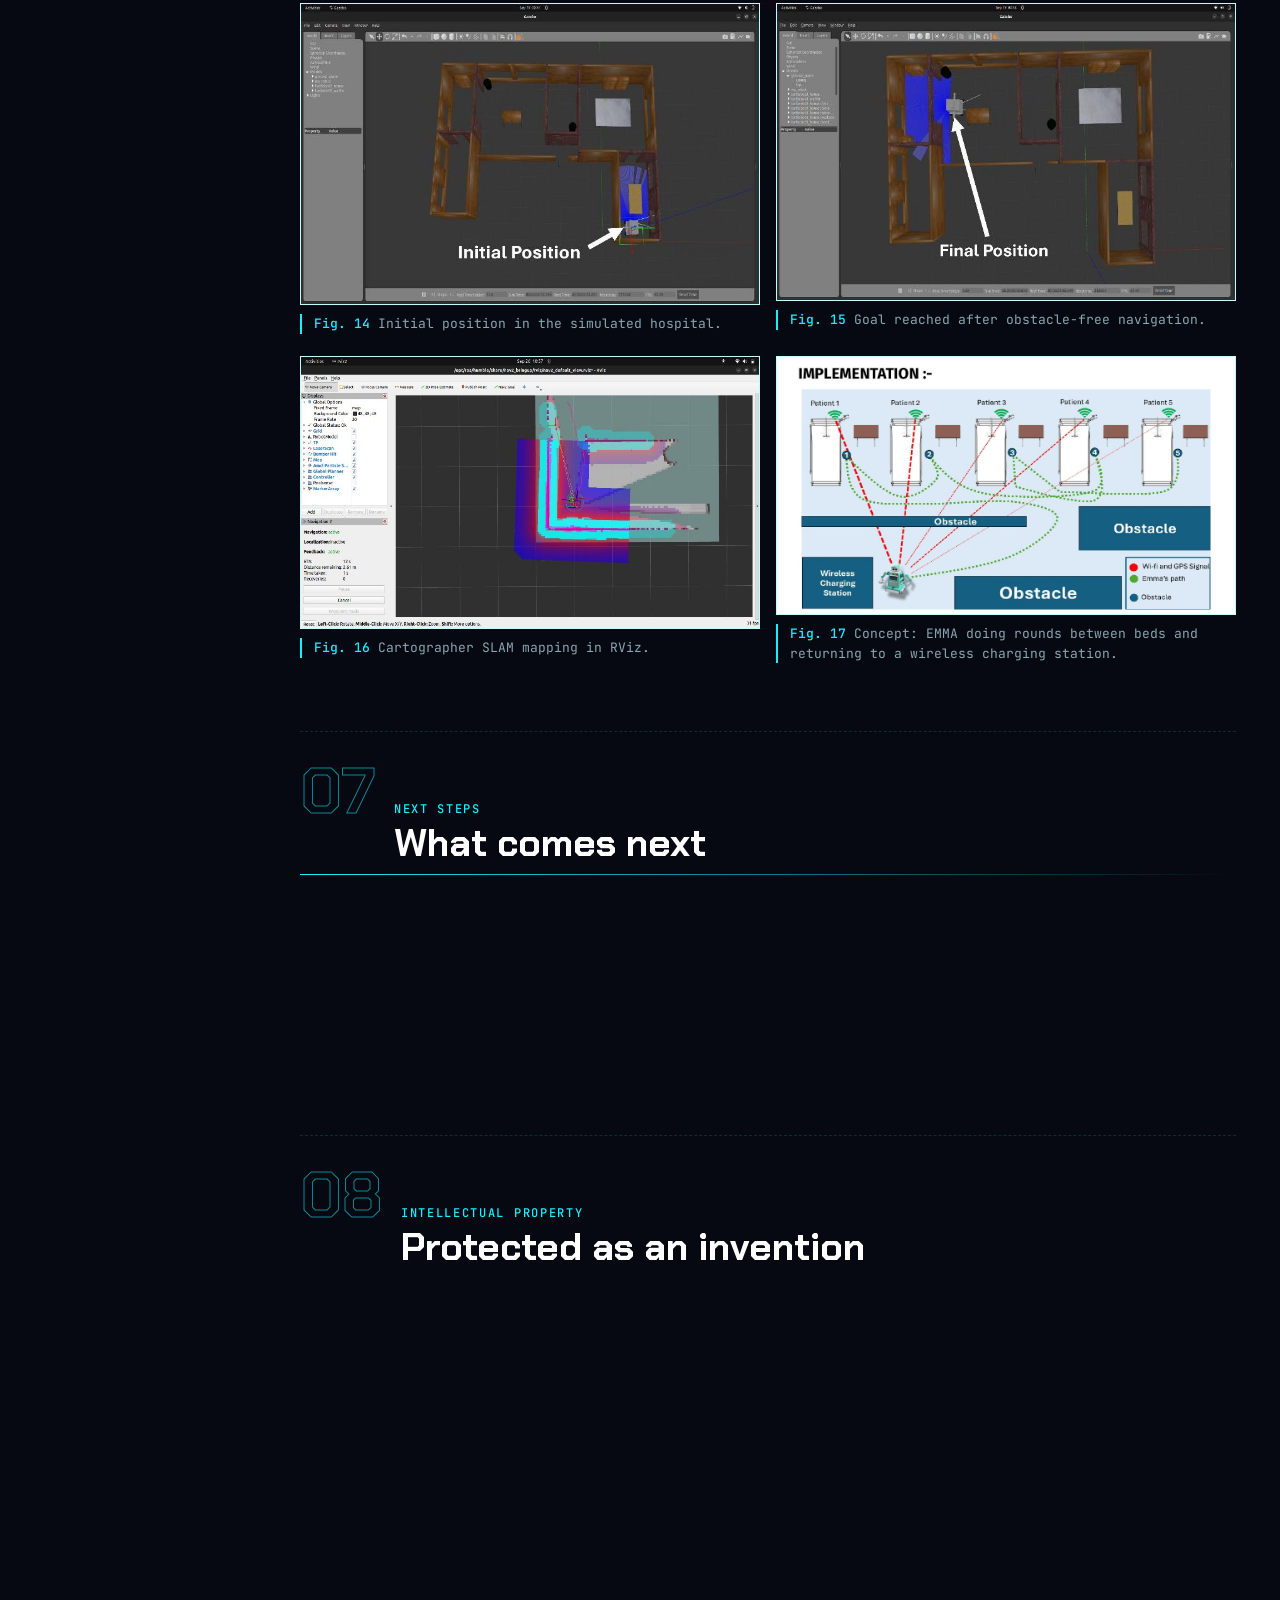
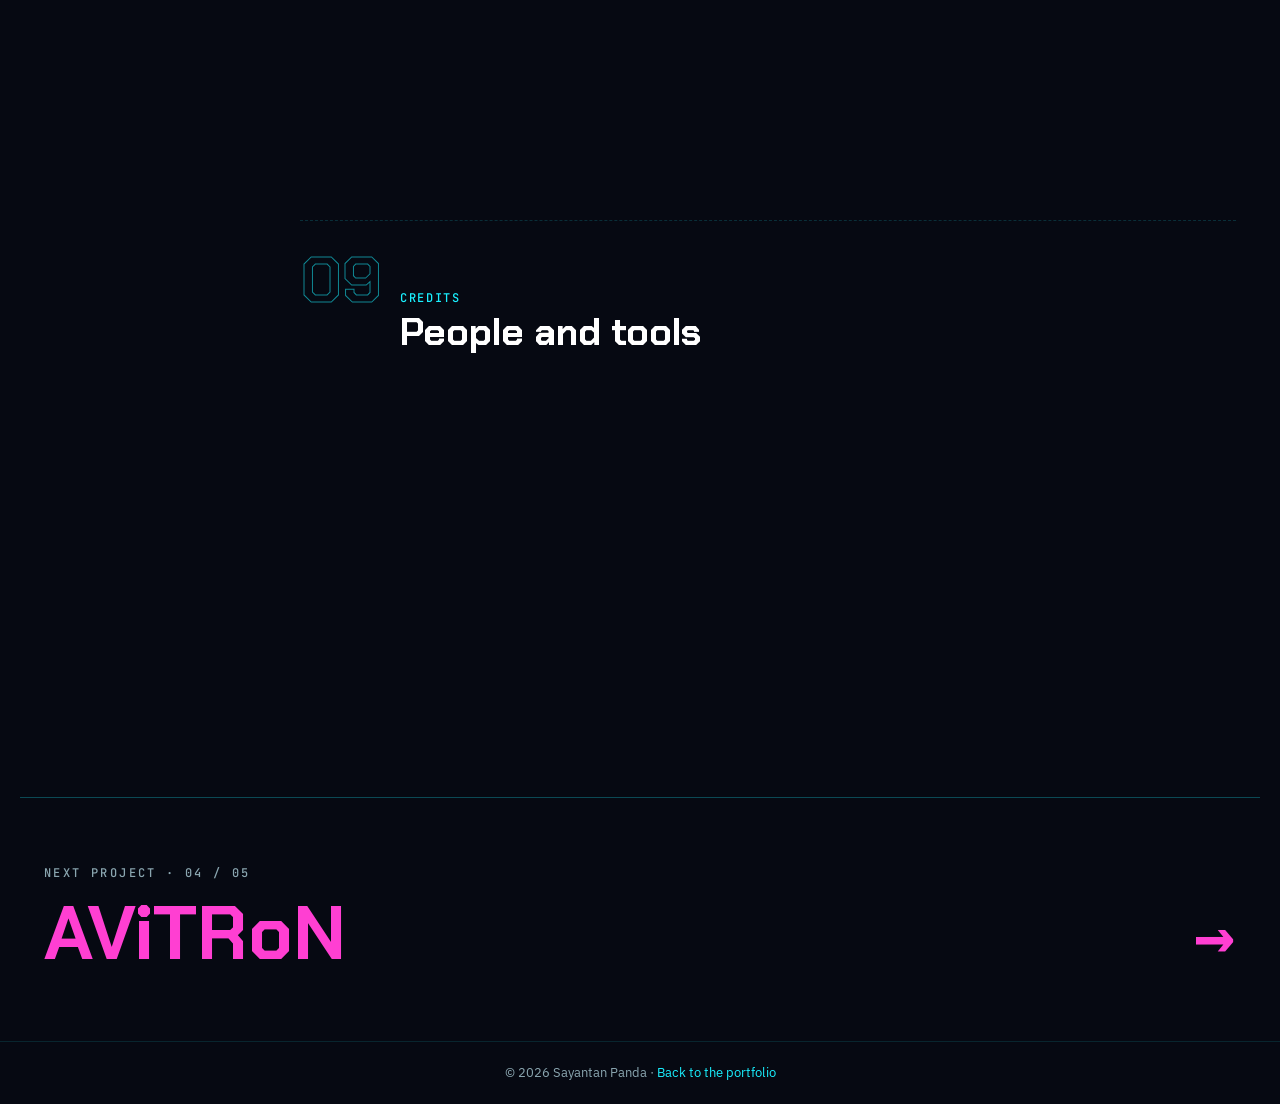
<file: projects/emma.html>
<!DOCTYPE html>
<html lang="en">
<head>
<meta charset="utf-8">
<meta name="viewport" content="width=device-width,initial-scale=1">
<title>EMMA – Project by Sayantan Panda</title>
<meta name="description" content="EMMA, the Enhanced Multitasking Medical Assistant: a hospital assistant robot with self-registration, contact-free vital signs, an AI chatbot, GSM emergency alerts and ROS 2 navigation. Patent published.">
<link rel="canonical" href="https://www.sayantanpanda.in/projects/emma.html">
<meta property="og:type" content="article"><meta property="og:site_name" content="Sayantan Panda">
<meta property="og:title" content="EMMA – Sayantan Panda"><meta property="og:description" content="EMMA, the Enhanced Multitasking Medical Assistant: a hospital assistant robot with self-registration, contact-free vital signs, an AI chatbot, GSM emergency alerts and ROS 2 navigation. Patent published.">
<meta property="og:url" content="https://www.sayantanpanda.in/projects/emma.html"><meta property="og:image" content="https://www.sayantanpanda.in/assets/projects/emma/prototype.jpg">
<meta name="twitter:card" content="summary_large_image"><meta name="theme-color" content="#060912">
<link rel="icon" href="../assets/logo.jpg">
<link rel="preconnect" href="https://fonts.googleapis.com"><link rel="preconnect" href="https://fonts.gstatic.com" crossorigin>
<link href="https://fonts.googleapis.com/css2?family=Chakra+Petch:wght@500;600;700&family=IBM+Plex+Sans:wght@400;500&family=JetBrains+Mono:wght@400;500;700&display=swap" rel="stylesheet">
<link rel="stylesheet" href="project.css">
</head>
<body style="--ac:25,240,255">
<div id="warp" aria-hidden="true"><div class="bd" style="top:calc(100%/12*0);transition-delay:0.000s"></div><div class="bd" style="top:calc(100%/12*1);transition-delay:0.035s"></div><div class="bd" style="top:calc(100%/12*2);transition-delay:0.070s"></div><div class="bd" style="top:calc(100%/12*3);transition-delay:0.105s"></div><div class="bd" style="top:calc(100%/12*4);transition-delay:0.140s"></div><div class="bd" style="top:calc(100%/12*5);transition-delay:0.175s"></div><div class="bd" style="top:calc(100%/12*6);transition-delay:0.020s"></div><div class="bd" style="top:calc(100%/12*7);transition-delay:0.055s"></div><div class="bd" style="top:calc(100%/12*8);transition-delay:0.090s"></div><div class="bd" style="top:calc(100%/12*9);transition-delay:0.125s"></div><div class="bd" style="top:calc(100%/12*10);transition-delay:0.160s"></div><div class="bd" style="top:calc(100%/12*11);transition-delay:0.195s"></div><div class="hd"><div><em>PROJECT 03 / 05 · LOADED</em><b>EMMA</b><i></i></div></div></div>
<i id="bar"></i><div class="grid-bg"></div><canvas id="fx" aria-hidden="true"></canvas>
<header class="ph">
 <a class="back" href="../index.html#projects" data-leave="home" data-label="Portfolio"><b>&#8592;</b> Back to projects</a>
 <nav aria-label="Sections"><a href="#overview">Overview</a><a href="#features">Features</a><a href="#hardware">Hardware</a><a href="#software">Software</a><a href="#ai">AI analysis</a><a href="#navigation">Navigation</a><a href="#roadmap">Roadmap</a><a href="#patent">Patent</a><a href="#team">Team & stack</a></nav>
 <div class="pn"><a href="plugpal.html" data-leave="pj" data-label="PlugPal" aria-label="Previous project: PlugPal">&#8249;</a><span>03 / 05</span><a href="avitron.html" data-leave="pj" data-label="AViTRoN" aria-label="Next project: AViTRoN">&#8250;</a></div>
</header>

<section class="hero">
 <div>
  <p class="eyebrow rv">Project 03 / Healthcare robotics · ROS 2 · AI</p>
  <h1>EMMA</h1>
  <p class="sub rv">Enhanced Multitasking Medical Assistant: a hospital robot that registers patients, checks their vital signs without contact, answers their questions and calls a doctor when something looks wrong.</p>
  <div class="meta rv"><div><span>Timeline</span>Feb 2024 – present</div><div><span>Where</span>iEMbotics Lab, SRMIST, India</div><div><span>Status</span>Phase 1 prototype, ROS 2 simulation</div><div><span>Team</span>iEMbotics Lab, SRMIST</div></div>
  <div class="badges rv"><span class="badge "><i></i>Patent published</span><span class="badge alt"><i></i>Book chapter · Taylor &amp; Francis 2026</span><span class="badge am"><i></i>Phase 1 prototype</span></div>
  <div class="ctas rv"><a class="btn" href="https://github.com/Sayantan001/Enhanced-Multitasking-Medical-Assistant_EMMA" target="_blank" rel="noopener">View code on GitHub &#8599;</a><a class="btn ghost" href="https://www.taylorfrancis.com/chapters/edit/10.1201/9781003768654-38/automation-healthcare-robotic-approach-patient-registration-vital-sign-tracking-chatbot-interaction-sayantan-panda-sankhadeep-dutta-gowtham-ammanamanchi-samiappan-dhanalakshmi" target="_blank" rel="noopener">Read the chapter &#8599;</a></div>
 </div>
 <div class="frame rv"><i class="cn a"></i><i class="cn b"></i><i class="cn c"></i><i class="cn d"></i>
  <div class="fi"><img src="../assets/projects/emma/prototype.jpg" alt="EMMA"><i class="scan"></i></div><i class="xh"></i>
  <span class="hud t">EMMA · PHASE 1</span><span class="hud b">SpO₂ 98% · HR 78</span></div>
 <div class="scroll-cue">SCROLL<i></i></div>
</section>

<div class="stats"><div class="stat rv d0"><b data-v="6" data-d="0" data-p="" data-s="">6</b><span>services on the touch screen</span></div><div class="stat rv d1"><b data-v="2" data-d="0" data-p="" data-s="">2</b><span>3D-printed 4-DOF arms</span></div><div class="stat rv d2"><b data-v="94.4" data-d="1" data-p="" data-s="%">94.4%</b><span>accuracy of the vital-sign anomaly model</span></div><div class="stat rv d3"><b data-v="0.05" data-d="2" data-p="" data-s=" m">0.05 m</b><span>per pixel, SLAM map of the hospital</span></div></div>

<div class="doc">
 <aside class="toc"><p>CONTENTS</p><a href="#overview"><em>01</em>Overview</a><a href="#features"><em>02</em>Features</a><a href="#hardware"><em>03</em>Hardware</a><a href="#software"><em>04</em>Software</a><a href="#ai"><em>05</em>AI analysis</a><a href="#navigation"><em>06</em>Navigation</a><a href="#roadmap"><em>07</em>Roadmap</a><a href="#patent"><em>08</em>Patent</a><a href="#team"><em>09</em>Team & stack</a></aside>
 <main><section class="blk" id="overview"><div class="bh"><span class="no">01</span><h2><small>Overview</small>A robot for the hospital lobby</h2></div><p class="lead rv">Hospital lobbies are crowded, and nurses lose a large part of their shift to paperwork and routine checks. <strong>EMMA</strong> takes over that first contact. A patient walks up, registers by voice or touch, has heart rate, SpO₂ and temperature measured without skin contact, and leaves with a PDF report, complete with photo, that a doctor can read before the consultation.</p><p class="rv">EMMA also guides families around the hospital, keeps patients company through a voice chatbot, and raises an alarm by call or SMS when a reading is abnormal. The phase 1 prototype runs on a Raspberry Pi with a 3D-printed head and arms, and its autonomous navigation is developed in ROS 2 with a simulated hospital.</p><div class="split"><div class="card bad rv"><h4><span class="tag">PROBLEM</span>Pressure on hospital staff</h4><ul><li>Registration and documentation take a large part of nurses’ time.</li><li>Close contact during routine checks raises the risk of infection.</li><li>Manual data entry introduces errors into patient records.</li><li>Waiting patients get little information or guidance.</li></ul></div><div class="card good rv d1"><h4><span class="tag">APPROACH</span>What EMMA brings</h4><ul><li>Self-registration with automatic PDF report generation.</li><li>Contact-free vital-sign checks with instant analysis.</li><li>A chatbot for questions and directions, plus entertainment.</li><li>Emergency call and SMS alerts to doctors through GSM.</li></ul></div></div></section><section class="blk" id="features"><div class="bh"><span class="no">02</span><h2><small>What EMMA does</small>Six services, one screen</h2></div><div class="feats"><div class="feat rv d0"><em>01</em><h4>Automatic registration</h4><p>Name, age, date of birth and gender by voice or keyboard; the Pi camera adds a photo and the profile is saved as a report.</p></div><div class="feat rv d1"><em>02</em><h4>Check your vitals</h4><p>MAX30100 pulse oximeter and MLX90614 infrared thermometer measure heart rate, SpO₂ and temperature, plotted live.</p></div><div class="feat rv d2"><em>03</em><h4>Chatbot</h4><p>Speech recognition and Google Text-to-Speech answer common questions and give directions inside the hospital.</p></div><div class="feat rv d3"><em>04</em><h4>Emergency call service</h4><p>One tap sends AT commands to a SIM800L module to call or text the doctor on duty.</p></div><div class="feat rv d0"><em>05</em><h4>Play &amp; watch</h4><p>Media for health education and to keep waiting patients company.</p></div><div class="feat rv d1"><em>06</em><h4>Medicine dispenser</h4><p>Planned: dispensing prescribed medicine at scheduled times.</p></div></div><figure class="fig rv md dark"><div class="im"><img src="../assets/projects/emma/ui-main.jpg" alt="Fig. 1 Main screen of the touch interface, built with Python and tkinter." loading="lazy"></div><figcaption><b>Fig. 1</b> Main screen of the touch interface, built with Python and tkinter.</figcaption></figure></section><section class="blk" id="hardware"><div class="bh"><span class="no">03</span><h2><small>Hardware</small>Anatomy of the robot</h2></div><div class="figs" style="--cols:2"><figure class="fig rv dark"><div class="im"><img src="../assets/projects/emma/prototype.jpg" alt="Fig. 2 Phase 1 prototype: 3D-printed head and arms, Pi camera, microphone, 7-inch display, SIM800L GSM and sensor plate." loading="lazy"></div><figcaption><b>Fig. 2</b> Phase 1 prototype: 3D-printed head and arms, Pi camera, microphone, 7-inch display, SIM800L GSM and sensor plate.</figcaption></figure><figure class="fig rv dark"><div class="im"><img src="../assets/projects/emma/cad.jpg" alt="Fig. 3 CAD model of the full design, with a sanitising arm and a gripper arm." loading="lazy"></div><figcaption><b>Fig. 3</b> CAD model of the full design, with a sanitising arm and a gripper arm.</figcaption></figure></div><div class="tw rv"><table><thead><tr><th>Part</th><th>Component</th><th>Role</th></tr></thead><tbody><tr><td>Brain</td><td>Raspberry Pi</td><td>Runs the UI, chatbot, registration and sensor processing</td></tr><tr><td>Eyes</td><td>2 × 2.4-inch TFT displays</td><td>Animated eyes for a friendlier face</td></tr><tr><td>Interface</td><td>7-inch TFT Pi display, keyboard, USB microphone, Bluetooth speaker</td><td>Touch, voice and typed input</td></tr><tr><td>Vitals</td><td>MAX30100, MLX90614</td><td>Heart rate, SpO₂ and non-contact body temperature</td></tr><tr><td>Camera</td><td>Raspberry Pi camera</td><td>Patient photo for registration</td></tr><tr><td>Alerts</td><td>SIM800L GSM/GPRS</td><td>Calls and SMS to doctors</td></tr><tr><td>Arms</td><td>2 × 4-DOF, 3D printed, MG996R and MG90S servos</td><td>Gestures; sanitising spray and gripping in the full design</td></tr><tr><td>Base</td><td>Plywood chassis, four motors, motor driver, 12 V 2 A battery</td><td>Mobility</td></tr><tr><td>Navigation (next phase)</td><td>LiDAR, Intel RealSense depth camera</td><td>Mapping and obstacle avoidance</td></tr></tbody></table></div><div class="figs" style="--cols:2"><figure class="fig rv"><div class="im"><img src="../assets/projects/emma/architecture.jpg" alt="Fig. 4 System architecture around the Raspberry Pi." loading="lazy"></div><figcaption><b>Fig. 4</b> System architecture around the Raspberry Pi.</figcaption></figure><figure class="fig rv"><div class="im"><img src="../assets/projects/emma/block-diagram.jpg" alt="Fig. 5 Functional block diagram." loading="lazy"></div><figcaption><b>Fig. 5</b> Functional block diagram.</figcaption></figure></div></section><section class="blk" id="software"><div class="bh"><span class="no">04</span><h2><small>Patient flow</small>How a visit works</h2></div><div class="steps"><i class="line"></i><div class="step" data-n="01"><h4>Greet</h4><p>EMMA greets the patient on the touch screen with animated eyes.</p></div><div class="step" data-n="02"><h4>Register</h4><p>The patient enters details by voice or keyboard; the Pi camera takes a photo and a profile is created.</p></div><div class="step" data-n="03"><h4>Measure</h4><p>Heart rate, SpO₂ and temperature are read from the sensor plate and plotted in real time.</p></div><div class="step" data-n="04"><h4>Analyse</h4><p>Readings are compared with normal ranges; an anomaly model flags abnormal patterns.</p></div><div class="step" data-n="05"><h4>Report and sync</h4><p>A PDF report with photo and vitals is generated, and data goes to Firebase so doctors can review it in their app while the patient waits.</p></div><div class="step" data-n="06"><h4>Escalate</h4><p>If something is abnormal, or the patient presses the emergency button, the GSM module calls or texts the doctor.</p></div></div><div class="figs" style="--cols:2"><figure class="fig rv"><div class="im"><img src="../assets/projects/emma/spo2.jpg" alt="Fig. 6 SpO₂ measured over time during testing." loading="lazy"></div><figcaption><b>Fig. 6</b> SpO₂ measured over time during testing.</figcaption></figure><figure class="fig rv"><div class="im"><img src="../assets/projects/emma/pulse.jpg" alt="Fig. 7 Pulse rate over time." loading="lazy"></div><figcaption><b>Fig. 7</b> Pulse rate over time.</figcaption></figure></div><div class="figs" style="--cols:3"><figure class="fig rv dark"><div class="im"><img src="../assets/projects/emma/app.jpg" alt="Fig. 8 Doctor-side app with the patient’s vitals." loading="lazy"></div><figcaption><b>Fig. 8</b> Doctor-side app with the patient’s vitals.</figcaption></figure><figure class="fig rv dark"><div class="im"><img src="../assets/projects/emma/emergency.jpg" alt="Fig. 9 Emergency call and SMS screen." loading="lazy"></div><figcaption><b>Fig. 9</b> Emergency call and SMS screen.</figcaption></figure><figure class="fig rv dark"><div class="im"><img src="../assets/projects/emma/chatbot.jpg" alt="Fig. 10 Voice chatbot giving directions." loading="lazy"></div><figcaption><b>Fig. 10</b> Voice chatbot giving directions.</figcaption></figure></div></section><section class="blk" id="ai"><div class="bh"><span class="no">05</span><h2><small>AI health analysis</small>Reading the signals</h2></div><p class="rv">Beyond fixed thresholds, EMMA’s analysis uses an autoencoder that reconstructs ECG-like signals and flags those with a high reconstruction error. The anomaly model reached <strong>94.4% accuracy, 99.2% precision and 90.7% recall</strong>. A separate LSTM model for activity detection reached 86.9% test accuracy.</p><div class="meters"><div class="mt"><span>Precision</span><div class="tr"><i data-w="99.2"></i></div><b>99.2%</b></div><div class="mt"><span>Accuracy</span><div class="tr"><i data-w="94.4"></i></div><b>94.4%</b></div><div class="mt"><span>Recall</span><div class="tr"><i data-w="90.7"></i></div><b>90.7%</b></div><div class="mt"><span>LSTM activity</span><div class="tr"><i data-w="86.9"></i></div><b>86.9%</b></div></div><figure class="fig rv"><div class="im"><img src="../assets/projects/emma/anomaly.jpg" alt="Fig. 11 Reconstruction error on abnormal data, an ECG trace and the loss distribution with its threshold." loading="lazy"></div><figcaption><b>Fig. 11</b> Reconstruction error on abnormal data, an ECG trace and the loss distribution with its threshold.</figcaption></figure></section><section class="blk" id="navigation"><div class="bh"><span class="no">06</span><h2><small>Autonomous navigation in ROS 2</small>Finding its way around a ward</h2></div><p class="rv">Navigation is developed in simulation first. The robot’s URDF/xacro model, with a LiDAR and an IMU, is spawned in a <strong>Gazebo hospital world</strong> with walls, tables and obstacles. <strong>Cartographer SLAM</strong> builds the map, and <strong>Nav2</strong> with AMCL localises the robot and plans paths while avoiding obstacles. The planner weighs distance to the goal against proximity to obstacles:</p><div class="eq rv">C<sub>total</sub> = C<sub>d</sub> + λ · C<sub>o</sub></div><p class="rv">The resulting occupancy map is saved as PGM and YAML at 0.05 m per pixel, with occupied and free thresholds of 0.65 and 0.25.</p><div class="figs" style="--cols:2"><figure class="fig rv"><div class="im"><img src="../assets/projects/emma/gazebo.jpg" alt="Fig. 12 The EMMA model in RViz and Gazebo." loading="lazy"></div><figcaption><b>Fig. 12</b> The EMMA model in RViz and Gazebo.</figcaption></figure><figure class="fig rv"><div class="im"><img src="../assets/projects/emma/rqt.jpg" alt="Fig. 13 RQT graph of the mapping and localisation nodes." loading="lazy"></div><figcaption><b>Fig. 13</b> RQT graph of the mapping and localisation nodes.</figcaption></figure><figure class="fig rv"><div class="im"><img src="../assets/projects/emma/nav-start.jpg" alt="Fig. 14 Initial position in the simulated hospital." loading="lazy"></div><figcaption><b>Fig. 14</b> Initial position in the simulated hospital.</figcaption></figure><figure class="fig rv"><div class="im"><img src="../assets/projects/emma/nav-goal.jpg" alt="Fig. 15 Goal reached after obstacle-free navigation." loading="lazy"></div><figcaption><b>Fig. 15</b> Goal reached after obstacle-free navigation.</figcaption></figure></div><div class="figs" style="--cols:2"><figure class="fig rv"><div class="im"><img src="../assets/projects/emma/slam.jpg" alt="Fig. 16 Cartographer SLAM mapping in RViz." loading="lazy"></div><figcaption><b>Fig. 16</b> Cartographer SLAM mapping in RViz.</figcaption></figure><figure class="fig rv"><div class="im"><img src="../assets/projects/emma/ward-plan.jpg" alt="Fig. 17 Concept: EMMA doing rounds between beds and returning to a wireless charging station." loading="lazy"></div><figcaption><b>Fig. 17</b> Concept: EMMA doing rounds between beds and returning to a wireless charging station.</figcaption></figure></div></section><section class="blk" id="roadmap"><div class="bh"><span class="no">07</span><h2><small>Next steps</small>What comes next</h2></div><ul class="tick rv"><li>Full autonomy on the real robot with LiDAR and an Intel RealSense depth camera.</li><li>The right arm sanitises rooms with a spray-nozzle gripper; the left arm handles objects and greets patients.</li><li>Medicine delivery and a scheduled medicine dispenser.</li><li>A chatbot upgraded with large language models for open questions and more personal conversations.</li><li>Basic, Advanced and Pro configurations for homes, medical camps, nursing homes and general wards.</li></ul></section><section class="blk" id="patent"><div class="bh"><span class="no">08</span><h2><small>Intellectual property</small>Protected as an invention</h2></div><div class="patent rv"><span class="stamp">PUBLISHED</span><span class="k">Indian patent application</span><h4>A System and Method For Multitasking Medical Assistance</h4><dl><div><dt>Application no.</dt><dd>202441066981</dd></div><div><dt>Filing date</dt><dd>04/09/2024</dd></div><div><dt>Publication no.</dt><dd>52/2024</dd></div><div><dt>Publication date</dt><dd>27/12/2024</dd></div></dl></div><div style='height:18px'></div><div class="pub rv"><div class="yr">2026<small>Book chapter</small></div><div><h4>Automation in Healthcare: A Robotic Approach for Patient Registration, Vital Sign Tracking, and Chatbot Interaction</h4><p><b>Sayantan Panda</b>, Sankhadeep Dutta, Gowtham Ammanamanchi, Samiappan Dhanalakshmi<br>Computing Communication and Intelligence · Taylor &amp; Francis (CRC Press) · doi:10.1201/9781003768654-38</p><a class="btn" href="https://www.taylorfrancis.com/chapters/edit/10.1201/9781003768654-38/automation-healthcare-robotic-approach-patient-registration-vital-sign-tracking-chatbot-interaction-sayantan-panda-sankhadeep-dutta-gowtham-ammanamanchi-samiappan-dhanalakshmi" target="_blank" rel="noopener">Read the chapter &#8599;</a></div></div></section><section class="blk" id="team"><div class="bh"><span class="no">09</span><h2><small>Credits</small>People and tools</h2></div><h3 class="rv">Team iEMbotics</h3><div class="team rv"><span class="me">Sayantan Panda</span><span class="">Sankhadeep Dutta</span><span class="">Tridib Ghosh</span><span class="">Manasa Mahaadevan</span><span class="">Gowtham Ammanamanchi</span><span class="">Prof. Dr. S. Dhanalakshmi<small>guide</small></span></div><h3 class="rv">Tech stack</h3><div class="chips rv"><span>Python</span><span>tkinter</span><span>SpeechRecognition</span><span>gTTS</span><span>Embedded C (Arduino)</span><span>Raspberry Pi</span><span>Firebase</span><span>ROS 2</span><span>Gazebo</span><span>Cartographer</span><span>Nav2</span><span>PyTorch</span><span>NumPy</span><span>pandas</span></div></section></main>
</div>

<a class="nx" href="avitron.html" data-leave="pj" data-label="AViTRoN" style="--nc:rgb(255,63,210)"><small>Next project · 04 / 05</small><strong>AViTRoN</strong><span class="arr">&#8594;</span></a>
<footer class="pf">© <span id="yr">2026</span> Sayantan Panda · <a href="../index.html#projects" data-leave="home" data-label="Portfolio">Back to the portfolio</a></footer>

<div id="lbx" role="dialog" aria-modal="true" aria-label="Image viewer"><span class="c"></span><button class="x">Close &#215;</button><button class="p" aria-label="Previous">&#8249;</button><img alt=""><p></p><button class="n" aria-label="Next">&#8250;</button></div>
<script>document.getElementById("yr").textContent=new Date().getFullYear()</script>
<script src="project.js"></script>
</body>
</html>
</file>
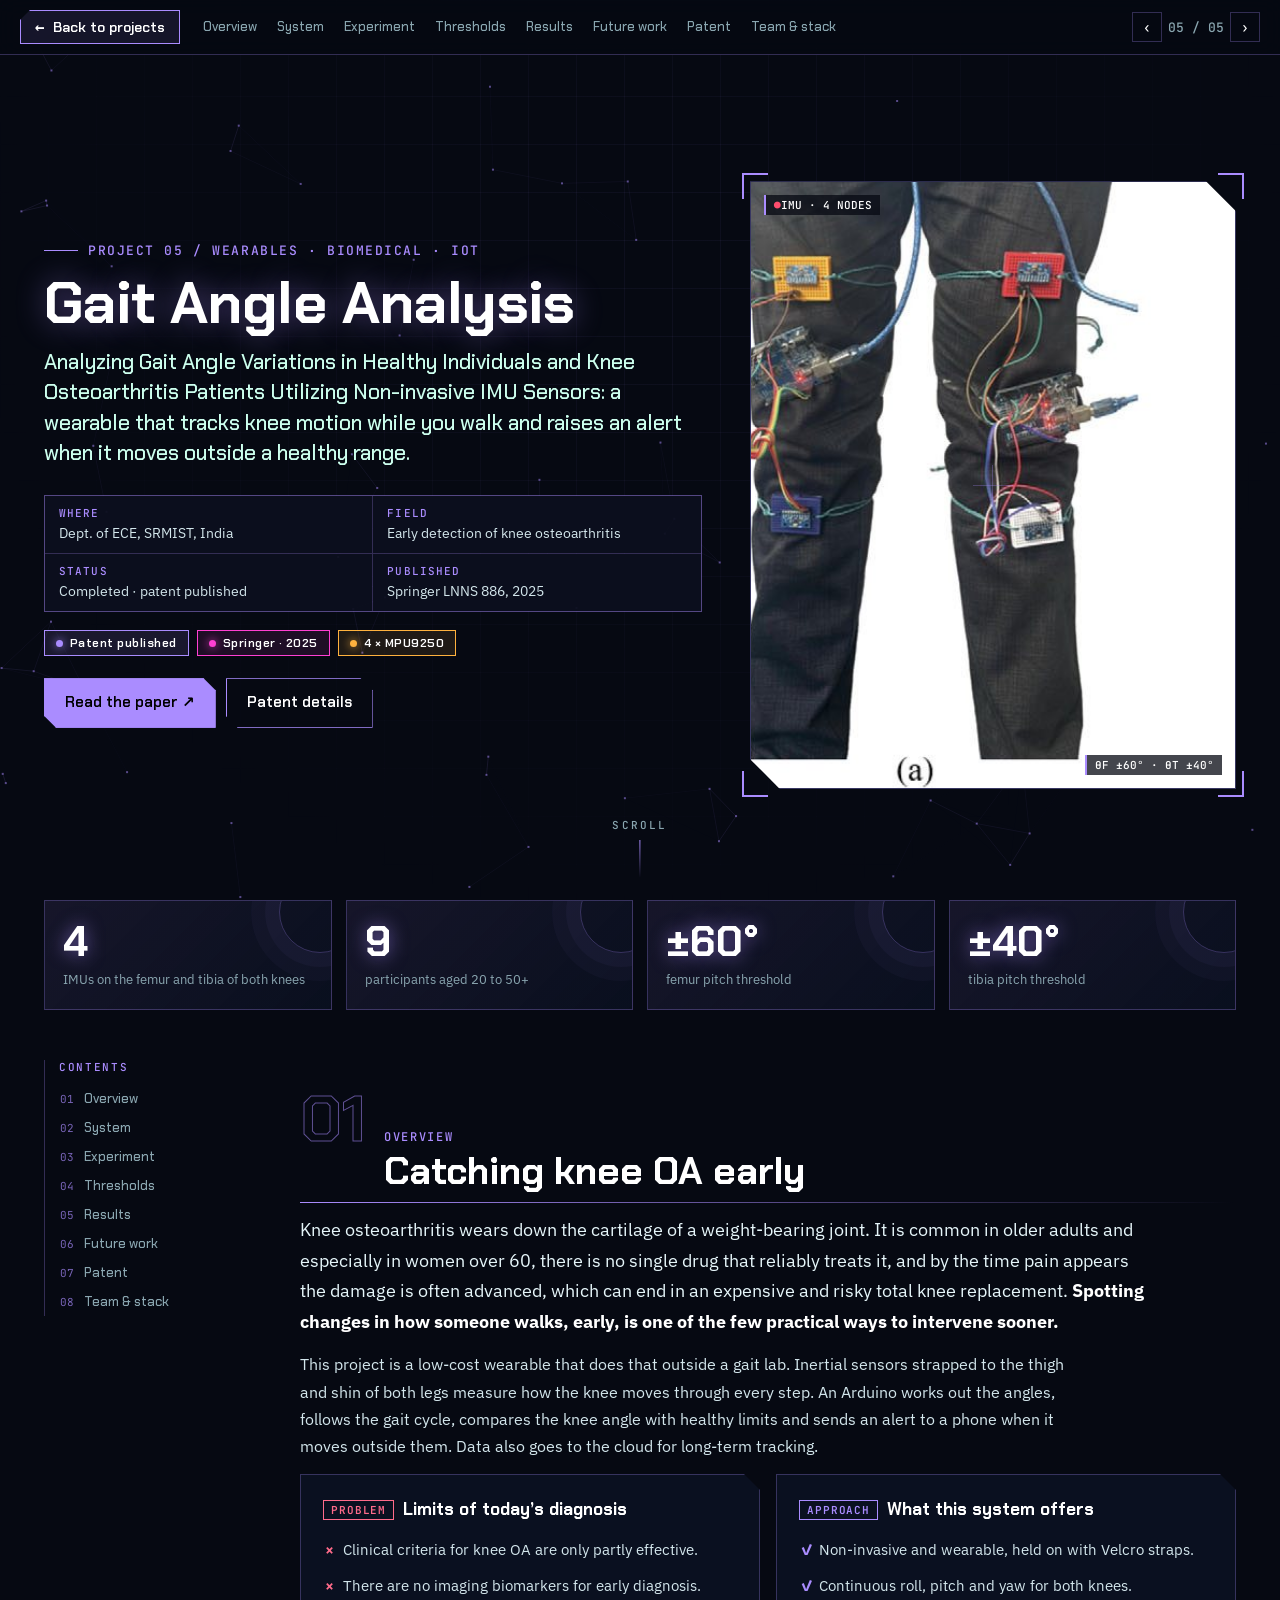
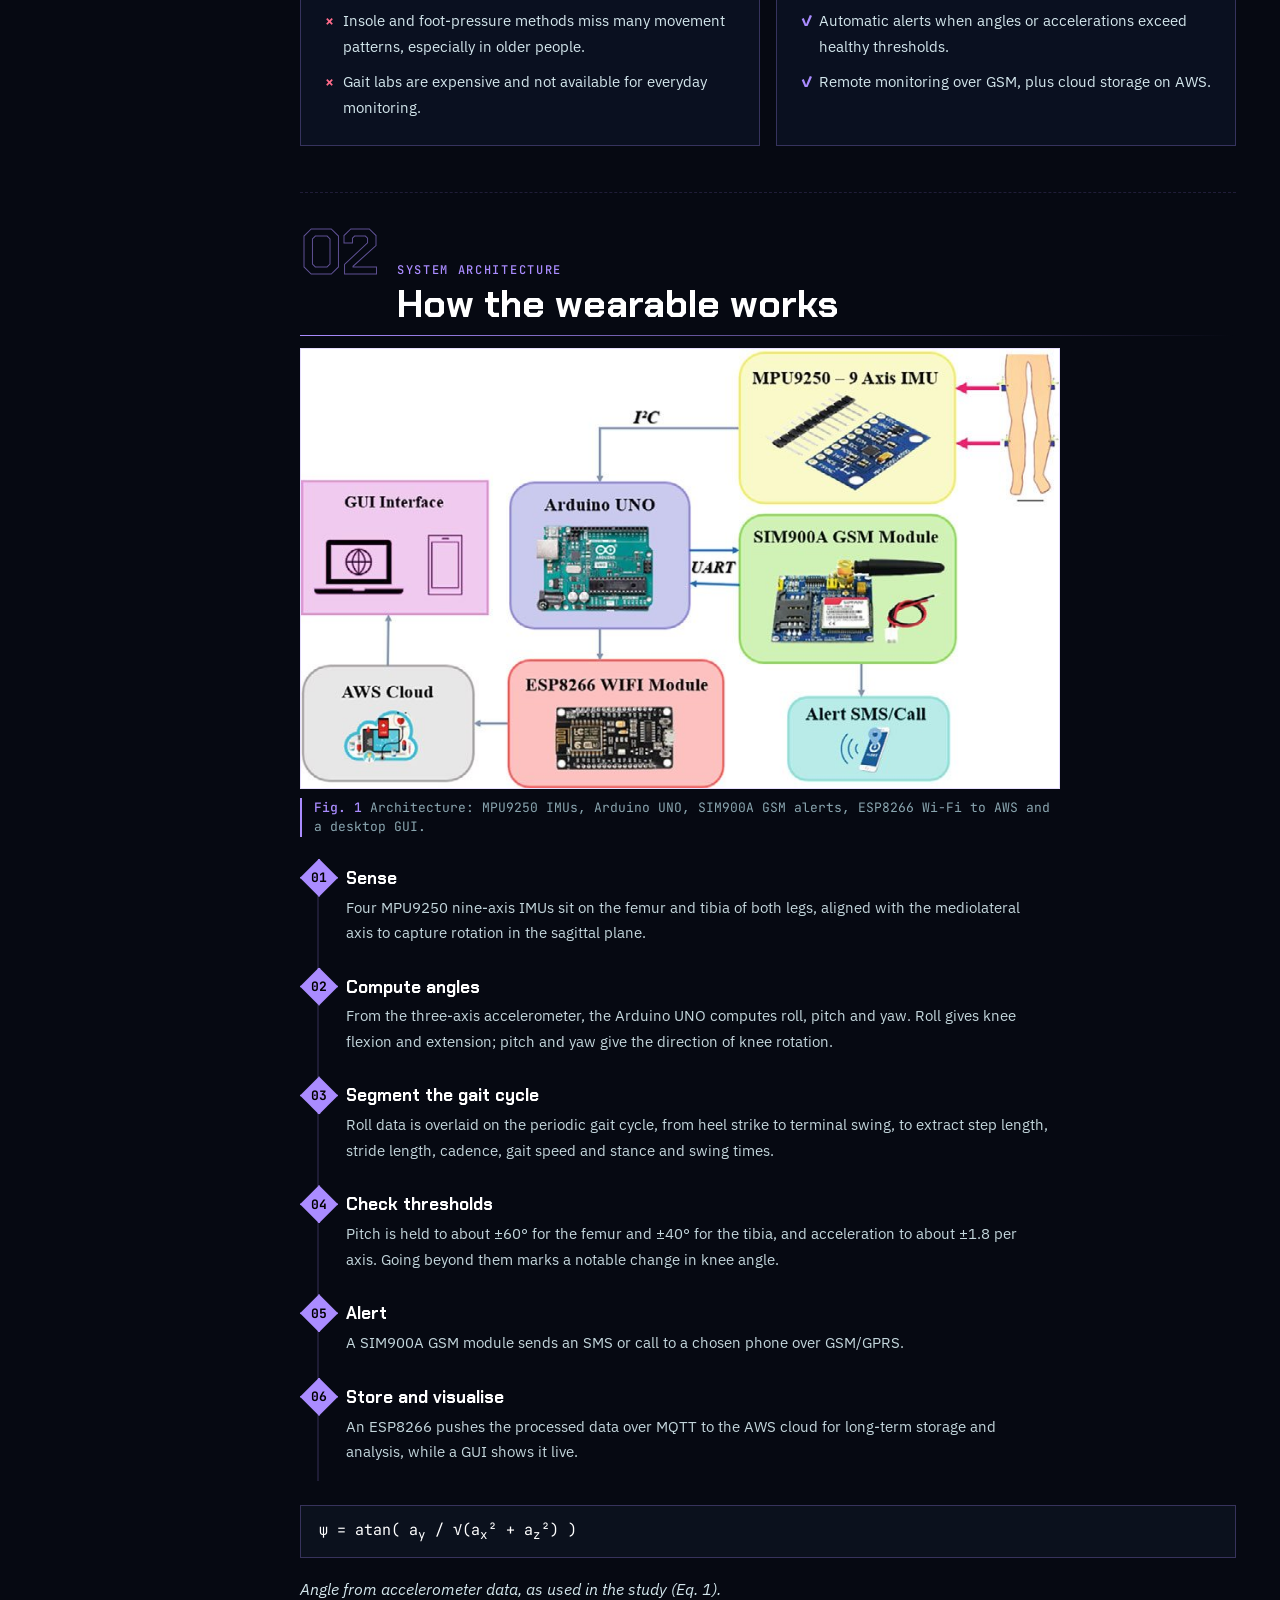
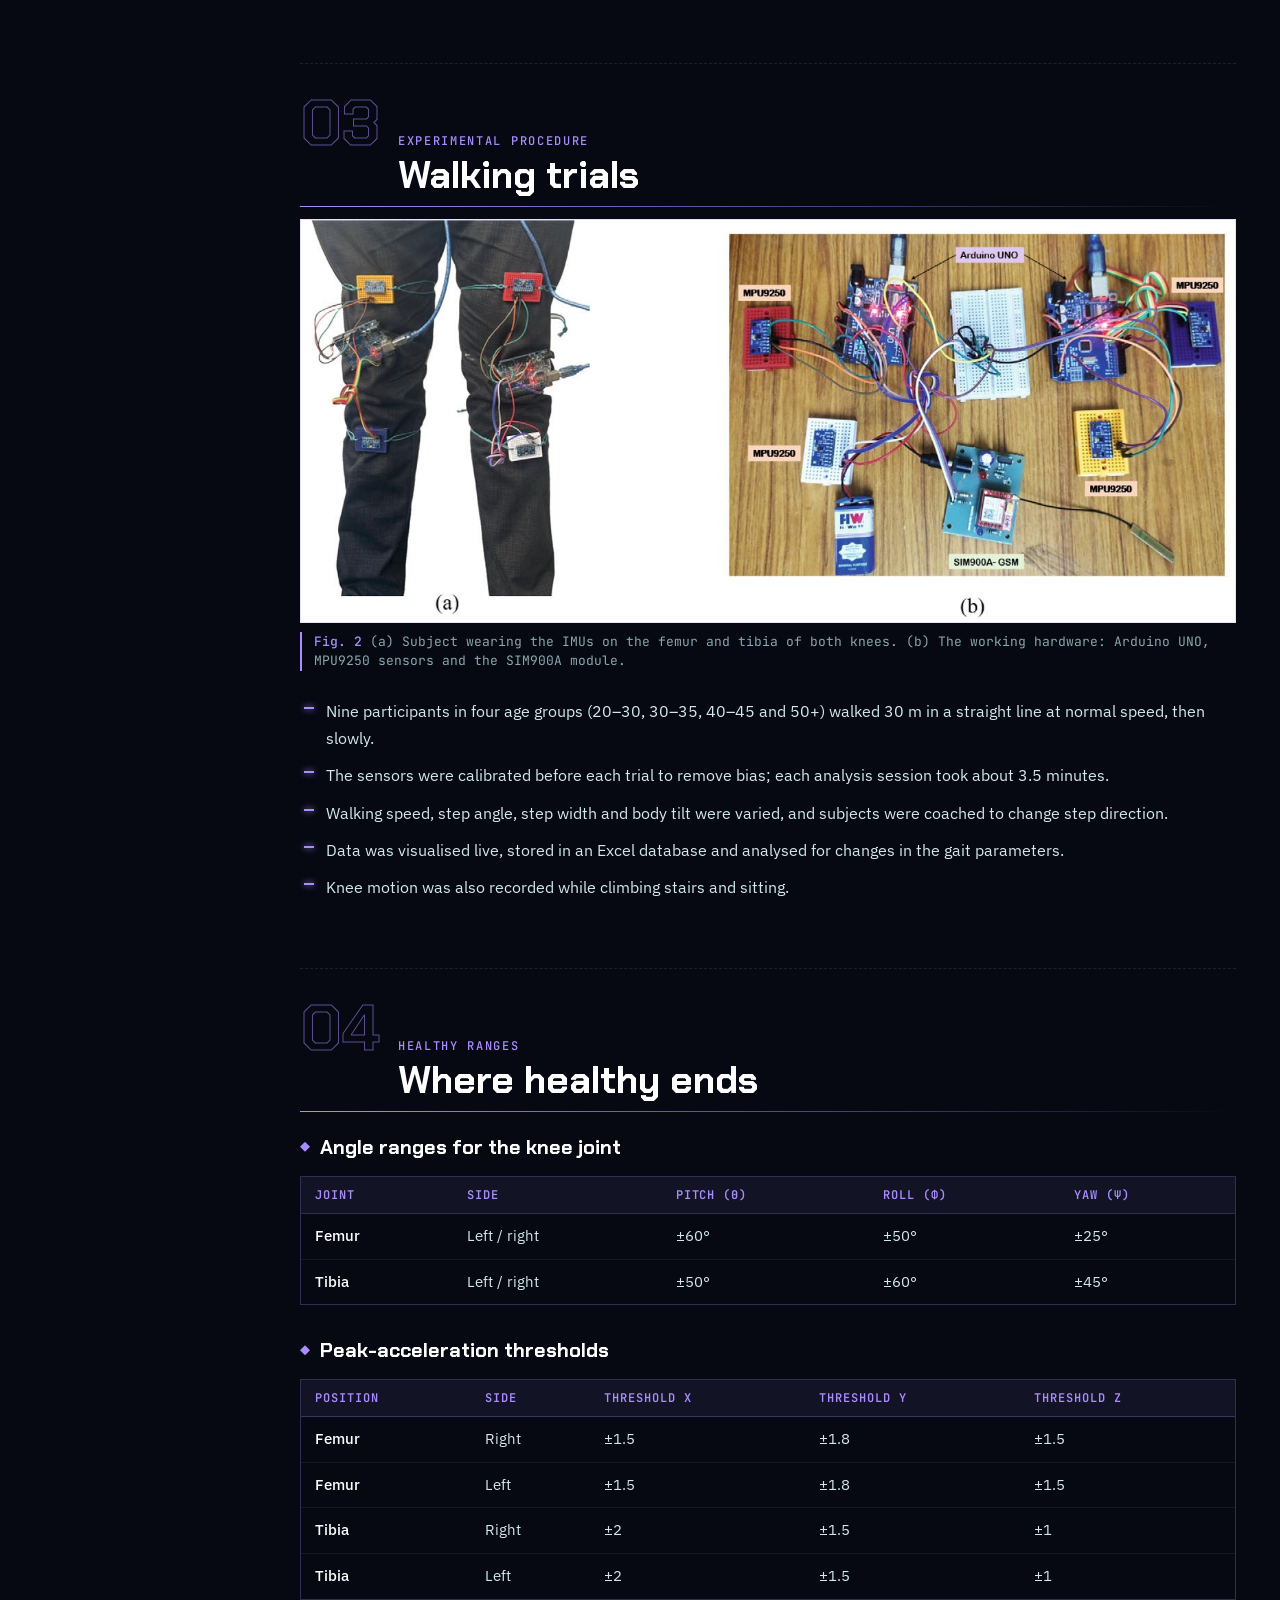
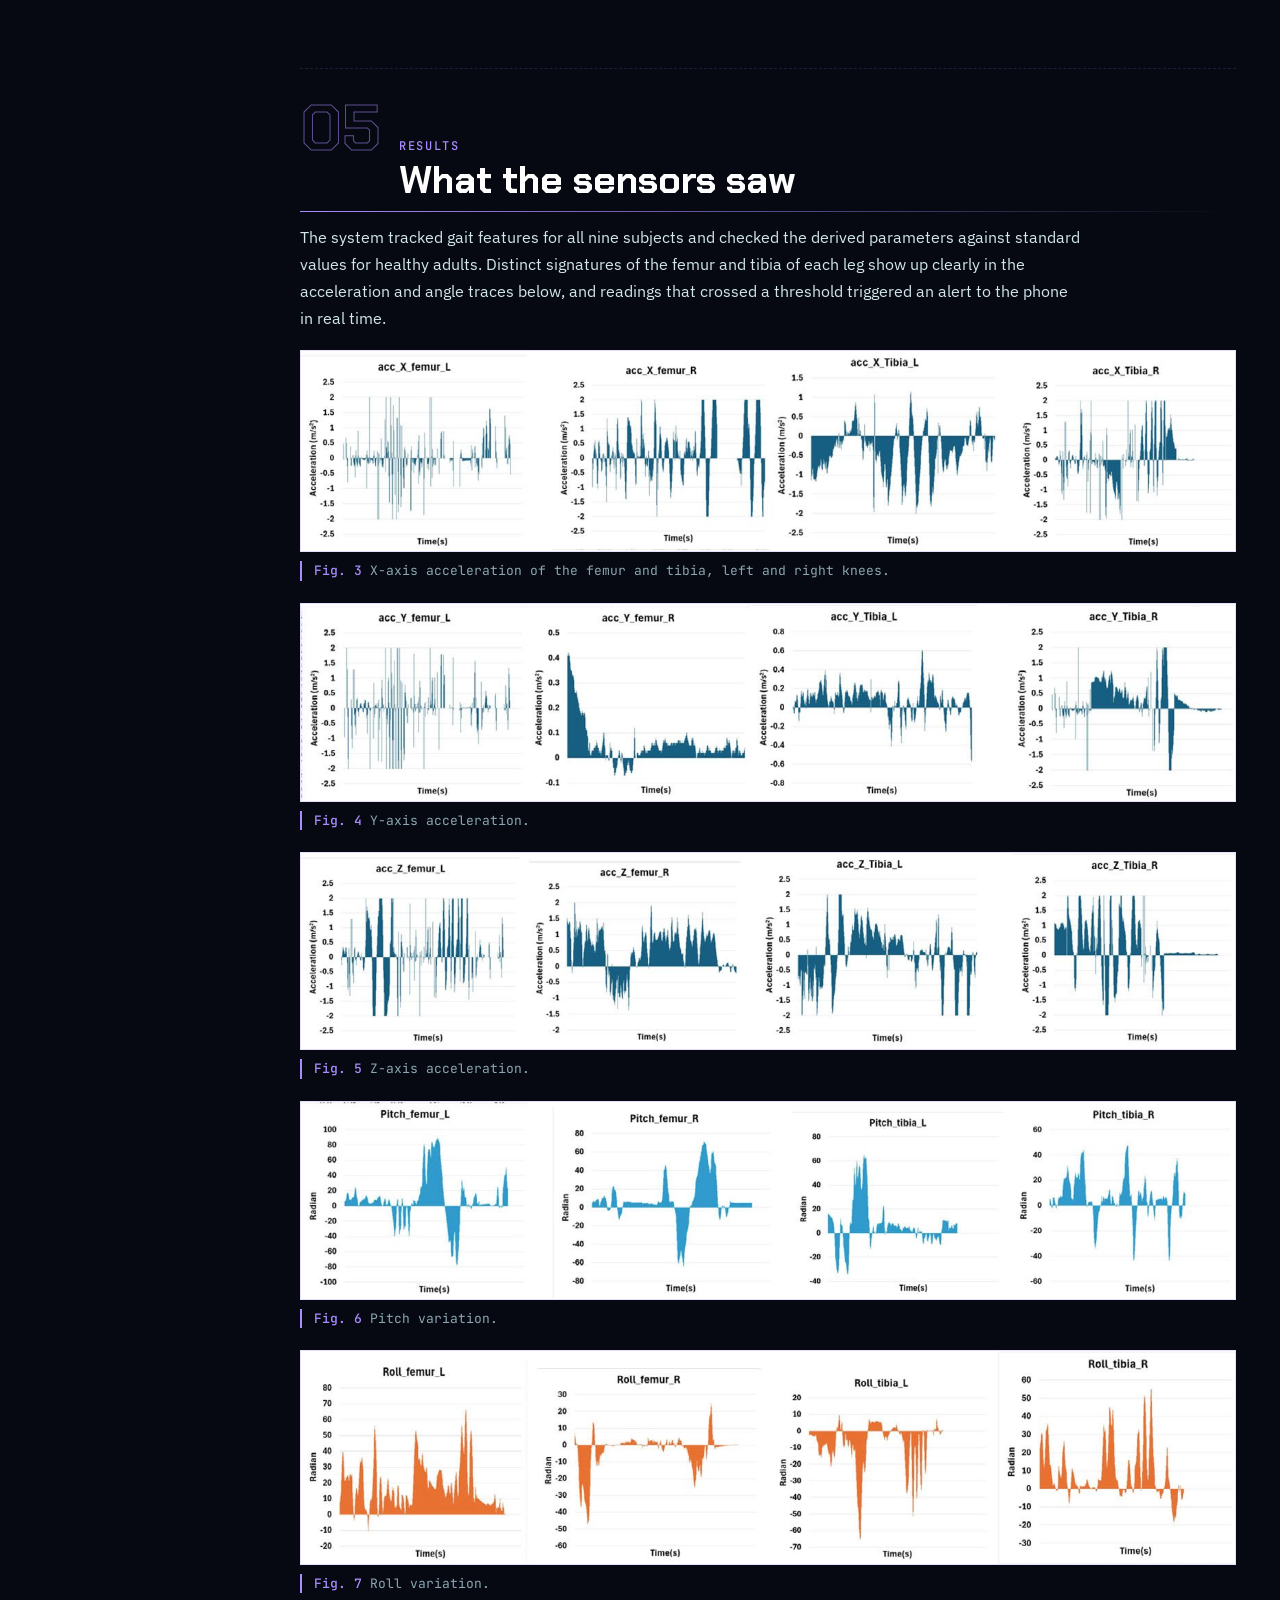
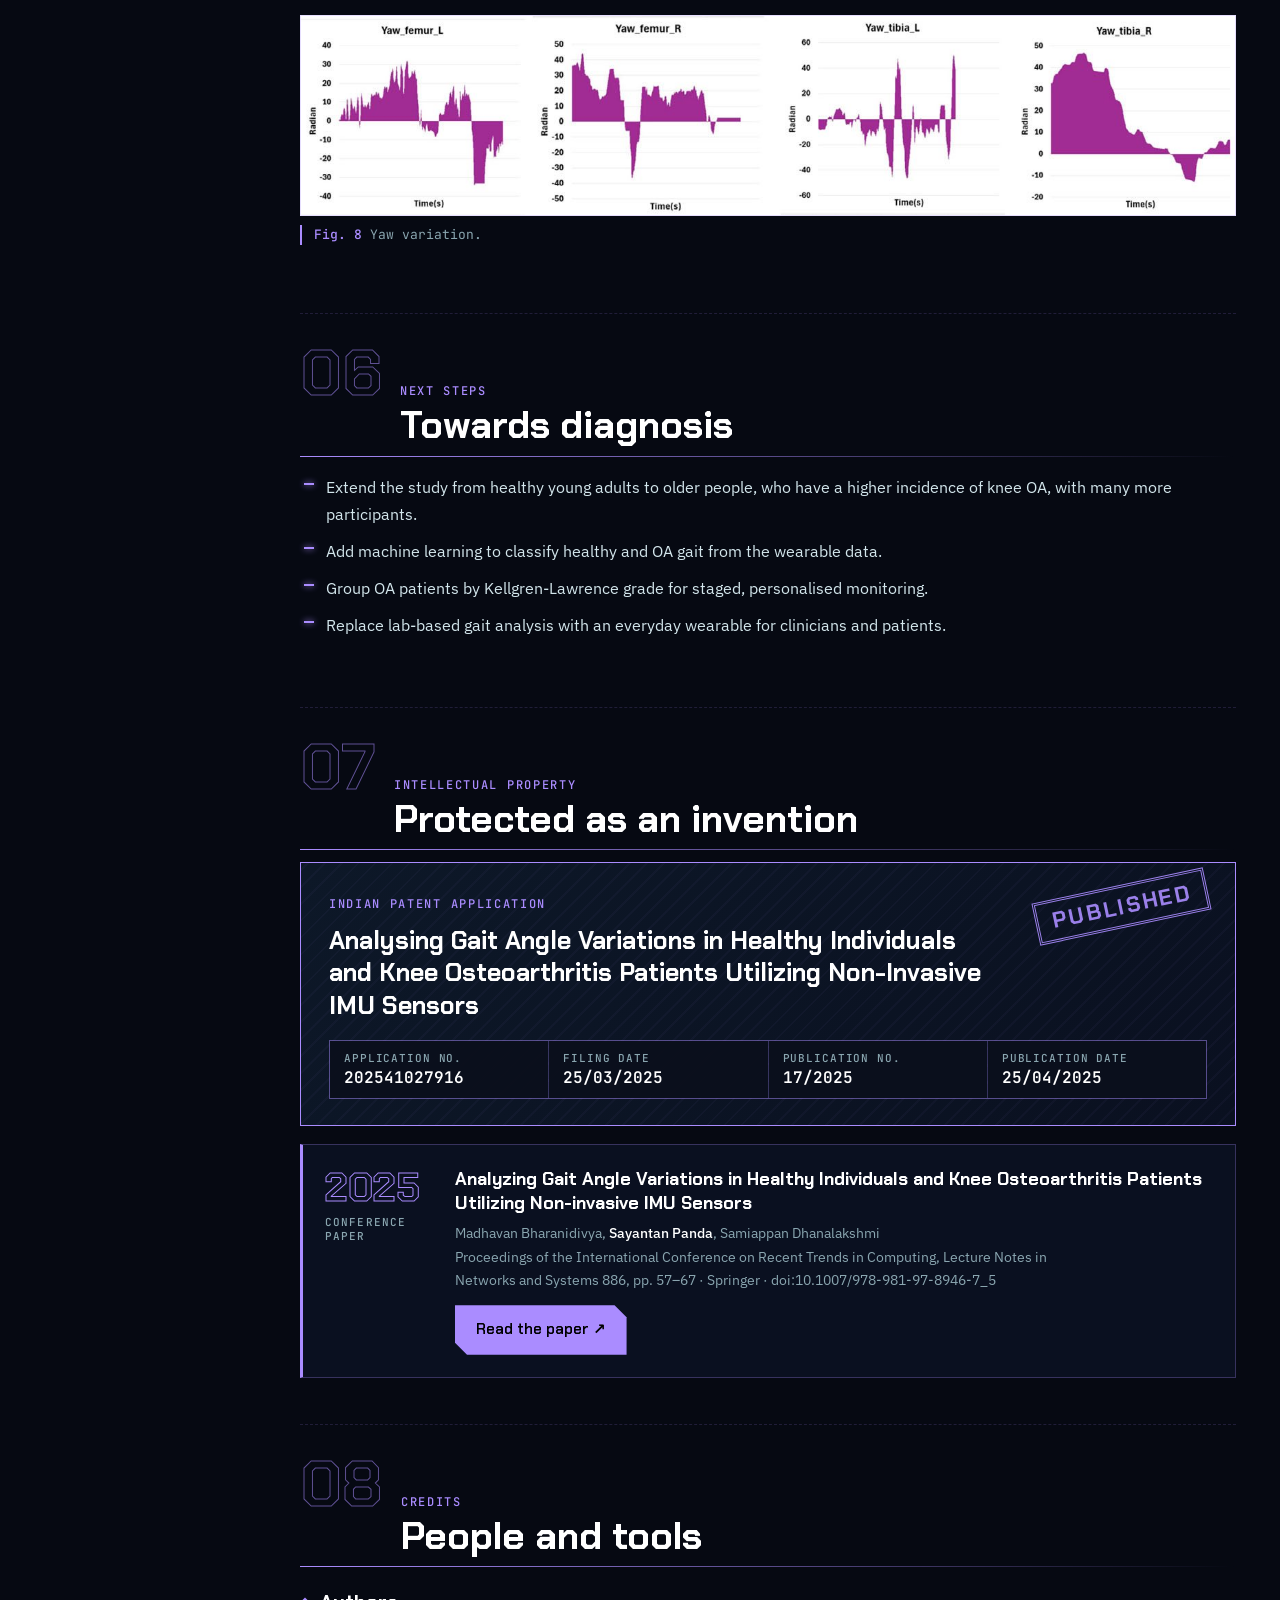
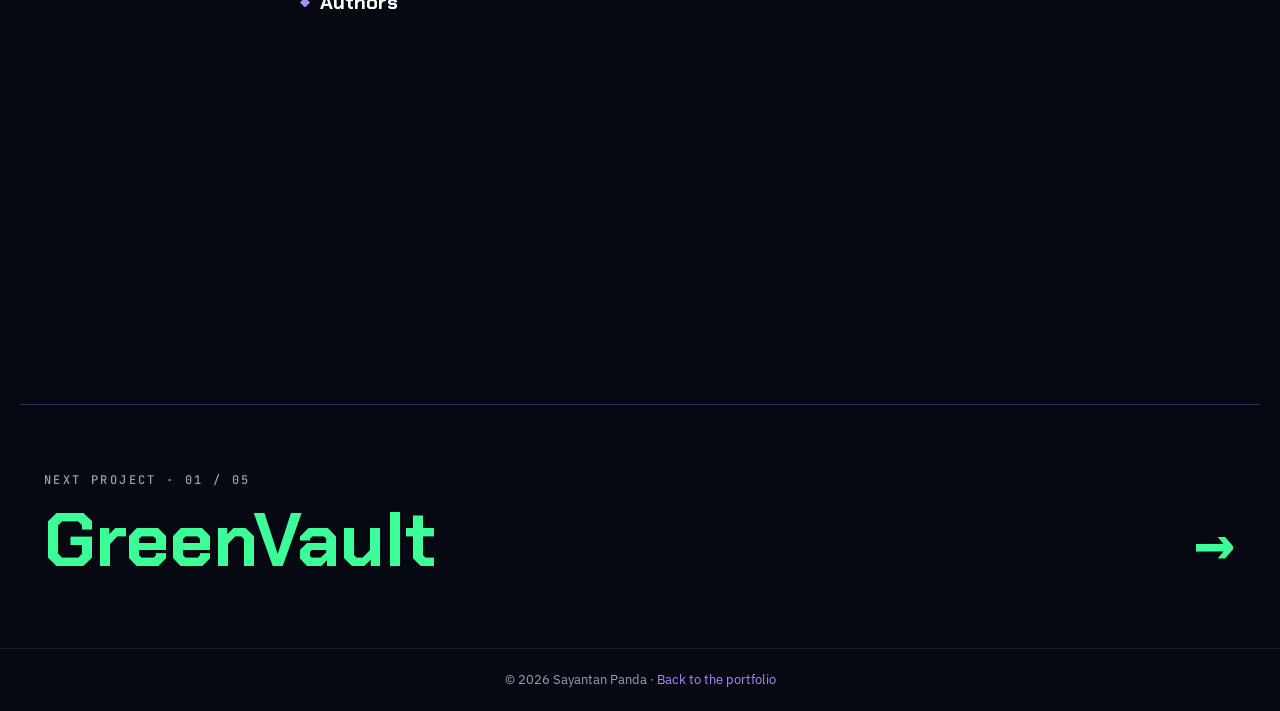
<file: projects/gait-analysis.html>
<!DOCTYPE html>
<html lang="en">
<head>
<meta charset="utf-8">
<meta name="viewport" content="width=device-width,initial-scale=1">
<title>Gait Angle Analysis – Project by Sayantan Panda</title>
<meta name="description" content="A wearable IMU system on the femur and tibia that measures roll, pitch and yaw, analyses the gait cycle and alerts on abnormal knee angles, aimed at early detection of knee osteoarthritis. Patent published; Springer LNNS 2025.">
<link rel="canonical" href="https://www.sayantanpanda.in/projects/gait-analysis.html">
<meta property="og:type" content="article"><meta property="og:site_name" content="Sayantan Panda">
<meta property="og:title" content="Gait Angle Analysis – Sayantan Panda"><meta property="og:description" content="A wearable IMU system on the femur and tibia that measures roll, pitch and yaw, analyses the gait cycle and alerts on abnormal knee angles, aimed at early detection of knee osteoarthritis. Patent published; Springer LNNS 2025.">
<meta property="og:url" content="https://www.sayantanpanda.in/projects/gait-analysis.html"><meta property="og:image" content="https://www.sayantanpanda.in/assets/projects/gait/thumb.jpg">
<meta name="twitter:card" content="summary_large_image"><meta name="theme-color" content="#060912">
<link rel="icon" href="../assets/logo.jpg">
<link rel="preconnect" href="https://fonts.googleapis.com"><link rel="preconnect" href="https://fonts.gstatic.com" crossorigin>
<link href="https://fonts.googleapis.com/css2?family=Chakra+Petch:wght@500;600;700&family=IBM+Plex+Sans:wght@400;500&family=JetBrains+Mono:wght@400;500;700&display=swap" rel="stylesheet">
<link rel="stylesheet" href="project.css">
</head>
<body style="--ac:170,140,255">
<div id="warp" aria-hidden="true"><div class="bd" style="top:calc(100%/12*0);transition-delay:0.000s"></div><div class="bd" style="top:calc(100%/12*1);transition-delay:0.035s"></div><div class="bd" style="top:calc(100%/12*2);transition-delay:0.070s"></div><div class="bd" style="top:calc(100%/12*3);transition-delay:0.105s"></div><div class="bd" style="top:calc(100%/12*4);transition-delay:0.140s"></div><div class="bd" style="top:calc(100%/12*5);transition-delay:0.175s"></div><div class="bd" style="top:calc(100%/12*6);transition-delay:0.020s"></div><div class="bd" style="top:calc(100%/12*7);transition-delay:0.055s"></div><div class="bd" style="top:calc(100%/12*8);transition-delay:0.090s"></div><div class="bd" style="top:calc(100%/12*9);transition-delay:0.125s"></div><div class="bd" style="top:calc(100%/12*10);transition-delay:0.160s"></div><div class="bd" style="top:calc(100%/12*11);transition-delay:0.195s"></div><div class="hd"><div><em>PROJECT 05 / 05 · LOADED</em><b>Gait Angle Analysis</b><i></i></div></div></div>
<i id="bar"></i><div class="grid-bg"></div><canvas id="fx" aria-hidden="true"></canvas>
<header class="ph">
 <a class="back" href="../index.html#projects" data-leave="home" data-label="Portfolio"><b>&#8592;</b> Back to projects</a>
 <nav aria-label="Sections"><a href="#overview">Overview</a><a href="#system">System</a><a href="#experiment">Experiment</a><a href="#thresholds">Thresholds</a><a href="#results">Results</a><a href="#future">Future work</a><a href="#patent">Patent</a><a href="#team">Team & stack</a></nav>
 <div class="pn"><a href="avitron.html" data-leave="pj" data-label="AViTRoN" aria-label="Previous project: AViTRoN">&#8249;</a><span>05 / 05</span><a href="greenvault.html" data-leave="pj" data-label="GreenVault" aria-label="Next project: GreenVault">&#8250;</a></div>
</header>

<section class="hero">
 <div>
  <p class="eyebrow rv">Project 05 / Wearables · Biomedical · IoT</p>
  <h1 class="long">Gait Angle Analysis</h1>
  <p class="sub rv">Analyzing Gait Angle Variations in Healthy Individuals and Knee Osteoarthritis Patients Utilizing Non-invasive IMU Sensors: a wearable that tracks knee motion while you walk and raises an alert when it moves outside a healthy range.</p>
  <div class="meta rv"><div><span>Where</span>Dept. of ECE, SRMIST, India</div><div><span>Field</span>Early detection of knee osteoarthritis</div><div><span>Status</span>Completed · patent published</div><div><span>Published</span>Springer LNNS 886, 2025</div></div>
  <div class="badges rv"><span class="badge "><i></i>Patent published</span><span class="badge alt"><i></i>Springer · 2025</span><span class="badge am"><i></i>4 × MPU9250</span></div>
  <div class="ctas rv"><a class="btn" href="https://link.springer.com/chapter/10.1007/978-981-97-8946-7_5" target="_blank" rel="noopener">Read the paper &#8599;</a><a class="btn ghost" href="#patent">Patent details</a></div>
 </div>
 <div class="frame rv"><i class="cn a"></i><i class="cn b"></i><i class="cn c"></i><i class="cn d"></i>
  <div class="fi"><img src="../assets/projects/gait/thumb.jpg" alt="Gait Angle Analysis"><i class="scan"></i></div><i class="xh"></i>
  <span class="hud t">IMU · 4 NODES</span><span class="hud b">θF ±60° · θT ±40°</span></div>
 <div class="scroll-cue">SCROLL<i></i></div>
</section>

<div class="stats"><div class="stat rv d0"><b data-v="4" data-d="0" data-p="" data-s="">4</b><span>IMUs on the femur and tibia of both knees</span></div><div class="stat rv d1"><b data-v="9" data-d="0" data-p="" data-s="">9</b><span>participants aged 20 to 50+</span></div><div class="stat rv d2"><b data-v="60" data-d="0" data-p="±" data-s="°">±60°</b><span>femur pitch threshold</span></div><div class="stat rv d3"><b data-v="40" data-d="0" data-p="±" data-s="°">±40°</b><span>tibia pitch threshold</span></div></div>

<div class="doc">
 <aside class="toc"><p>CONTENTS</p><a href="#overview"><em>01</em>Overview</a><a href="#system"><em>02</em>System</a><a href="#experiment"><em>03</em>Experiment</a><a href="#thresholds"><em>04</em>Thresholds</a><a href="#results"><em>05</em>Results</a><a href="#future"><em>06</em>Future work</a><a href="#patent"><em>07</em>Patent</a><a href="#team"><em>08</em>Team & stack</a></aside>
 <main><section class="blk" id="overview"><div class="bh"><span class="no">01</span><h2><small>Overview</small>Catching knee OA early</h2></div><p class="lead rv">Knee osteoarthritis wears down the cartilage of a weight-bearing joint. It is common in older adults and especially in women over 60, there is no single drug that reliably treats it, and by the time pain appears the damage is often advanced, which can end in an expensive and risky total knee replacement. <strong>Spotting changes in how someone walks, early, is one of the few practical ways to intervene sooner.</strong></p><p class="rv">This project is a low-cost wearable that does that outside a gait lab. Inertial sensors strapped to the thigh and shin of both legs measure how the knee moves through every step. An Arduino works out the angles, follows the gait cycle, compares the knee angle with healthy limits and sends an alert to a phone when it moves outside them. Data also goes to the cloud for long-term tracking.</p><div class="split"><div class="card bad rv"><h4><span class="tag">PROBLEM</span>Limits of today’s diagnosis</h4><ul><li>Clinical criteria for knee OA are only partly effective.</li><li>There are no imaging biomarkers for early diagnosis.</li><li>Insole and foot-pressure methods miss many movement patterns, especially in older people.</li><li>Gait labs are expensive and not available for everyday monitoring.</li></ul></div><div class="card good rv d1"><h4><span class="tag">APPROACH</span>What this system offers</h4><ul><li>Non-invasive and wearable, held on with Velcro straps.</li><li>Continuous roll, pitch and yaw for both knees.</li><li>Automatic alerts when angles or accelerations exceed healthy thresholds.</li><li>Remote monitoring over GSM, plus cloud storage on AWS.</li></ul></div></div></section><section class="blk" id="system"><div class="bh"><span class="no">02</span><h2><small>System architecture</small>How the wearable works</h2></div><figure class="fig rv md"><div class="im"><img src="../assets/projects/gait/architecture.jpg" alt="Fig. 1 Architecture: MPU9250 IMUs, Arduino UNO, SIM900A GSM alerts, ESP8266 Wi-Fi to AWS and a desktop GUI." loading="lazy"></div><figcaption><b>Fig. 1</b> Architecture: MPU9250 IMUs, Arduino UNO, SIM900A GSM alerts, ESP8266 Wi-Fi to AWS and a desktop GUI.</figcaption></figure><div class="steps"><i class="line"></i><div class="step" data-n="01"><h4>Sense</h4><p>Four MPU9250 nine-axis IMUs sit on the femur and tibia of both legs, aligned with the mediolateral axis to capture rotation in the sagittal plane.</p></div><div class="step" data-n="02"><h4>Compute angles</h4><p>From the three-axis accelerometer, the Arduino UNO computes roll, pitch and yaw. Roll gives knee flexion and extension; pitch and yaw give the direction of knee rotation.</p></div><div class="step" data-n="03"><h4>Segment the gait cycle</h4><p>Roll data is overlaid on the periodic gait cycle, from heel strike to terminal swing, to extract step length, stride length, cadence, gait speed and stance and swing times.</p></div><div class="step" data-n="04"><h4>Check thresholds</h4><p>Pitch is held to about ±60° for the femur and ±40° for the tibia, and acceleration to about ±1.8 per axis. Going beyond them marks a notable change in knee angle.</p></div><div class="step" data-n="05"><h4>Alert</h4><p>A SIM900A GSM module sends an SMS or call to a chosen phone over GSM/GPRS.</p></div><div class="step" data-n="06"><h4>Store and visualise</h4><p>An ESP8266 pushes the processed data over MQTT to the AWS cloud for long-term storage and analysis, while a GUI shows it live.</p></div></div><div class="eq rv">ψ = atan( a<sub>y</sub> / √(a<sub>x</sub>² + a<sub>z</sub>²) )</div><p class="rv"><em>Angle from accelerometer data, as used in the study (Eq. 1).</em></p></section><section class="blk" id="experiment"><div class="bh"><span class="no">03</span><h2><small>Experimental procedure</small>Walking trials</h2></div><figure class="fig rv"><div class="im"><img src="../assets/projects/gait/setup.jpg" alt="Fig. 2 (a) Subject wearing the IMUs on the femur and tibia of both knees. (b) The working hardware: Arduino UNO, MPU9250 sensors and the SIM900A module." loading="lazy"></div><figcaption><b>Fig. 2</b> (a) Subject wearing the IMUs on the femur and tibia of both knees. (b) The working hardware: Arduino UNO, MPU9250 sensors and the SIM900A module.</figcaption></figure><ul class="tick rv"><li>Nine participants in four age groups (20–30, 30–35, 40–45 and 50+) walked 30 m in a straight line at normal speed, then slowly.</li><li>The sensors were calibrated before each trial to remove bias; each analysis session took about 3.5 minutes.</li><li>Walking speed, step angle, step width and body tilt were varied, and subjects were coached to change step direction.</li><li>Data was visualised live, stored in an Excel database and analysed for changes in the gait parameters.</li><li>Knee motion was also recorded while climbing stairs and sitting.</li></ul></section><section class="blk" id="thresholds"><div class="bh"><span class="no">04</span><h2><small>Healthy ranges</small>Where healthy ends</h2></div><h3 class="rv">Angle ranges for the knee joint</h3><div class="tw rv"><table><thead><tr><th>Joint</th><th>Side</th><th>Pitch (θ)</th><th>Roll (ϕ)</th><th>Yaw (ψ)</th></tr></thead><tbody><tr><td>Femur</td><td>Left / right</td><td>±60°</td><td>±50°</td><td>±25°</td></tr><tr><td>Tibia</td><td>Left / right</td><td>±50°</td><td>±60°</td><td>±45°</td></tr></tbody></table></div><h3 class="rv">Peak-acceleration thresholds</h3><div class="tw rv"><table><thead><tr><th>Position</th><th>Side</th><th>Threshold X</th><th>Threshold Y</th><th>Threshold Z</th></tr></thead><tbody><tr><td>Femur</td><td>Right</td><td>±1.5</td><td>±1.8</td><td>±1.5</td></tr><tr><td>Femur</td><td>Left</td><td>±1.5</td><td>±1.8</td><td>±1.5</td></tr><tr><td>Tibia</td><td>Right</td><td>±2</td><td>±1.5</td><td>±1</td></tr><tr><td>Tibia</td><td>Left</td><td>±2</td><td>±1.5</td><td>±1</td></tr></tbody></table></div></section><section class="blk" id="results"><div class="bh"><span class="no">05</span><h2><small>Results</small>What the sensors saw</h2></div><p class="rv">The system tracked gait features for all nine subjects and checked the derived parameters against standard values for healthy adults. Distinct signatures of the femur and tibia of each leg show up clearly in the acceleration and angle traces below, and readings that crossed a threshold triggered an alert to the phone in real time.</p><figure class="fig rv"><div class="im"><img src="../assets/projects/gait/acc-x.jpg" alt="Fig. 3 X-axis acceleration of the femur and tibia, left and right knees." loading="lazy"></div><figcaption><b>Fig. 3</b> X-axis acceleration of the femur and tibia, left and right knees.</figcaption></figure><figure class="fig rv"><div class="im"><img src="../assets/projects/gait/acc-y.jpg" alt="Fig. 4 Y-axis acceleration." loading="lazy"></div><figcaption><b>Fig. 4</b> Y-axis acceleration.</figcaption></figure><figure class="fig rv"><div class="im"><img src="../assets/projects/gait/acc-z.jpg" alt="Fig. 5 Z-axis acceleration." loading="lazy"></div><figcaption><b>Fig. 5</b> Z-axis acceleration.</figcaption></figure><figure class="fig rv"><div class="im"><img src="../assets/projects/gait/pitch.jpg" alt="Fig. 6 Pitch variation." loading="lazy"></div><figcaption><b>Fig. 6</b> Pitch variation.</figcaption></figure><figure class="fig rv"><div class="im"><img src="../assets/projects/gait/roll.jpg" alt="Fig. 7 Roll variation." loading="lazy"></div><figcaption><b>Fig. 7</b> Roll variation.</figcaption></figure><figure class="fig rv"><div class="im"><img src="../assets/projects/gait/yaw.jpg" alt="Fig. 8 Yaw variation." loading="lazy"></div><figcaption><b>Fig. 8</b> Yaw variation.</figcaption></figure></section><section class="blk" id="future"><div class="bh"><span class="no">06</span><h2><small>Next steps</small>Towards diagnosis</h2></div><ul class="tick rv"><li>Extend the study from healthy young adults to older people, who have a higher incidence of knee OA, with many more participants.</li><li>Add machine learning to classify healthy and OA gait from the wearable data.</li><li>Group OA patients by Kellgren-Lawrence grade for staged, personalised monitoring.</li><li>Replace lab-based gait analysis with an everyday wearable for clinicians and patients.</li></ul></section><section class="blk" id="patent"><div class="bh"><span class="no">07</span><h2><small>Intellectual property</small>Protected as an invention</h2></div><div class="patent rv"><span class="stamp">PUBLISHED</span><span class="k">Indian patent application</span><h4>Analysing Gait Angle Variations in Healthy Individuals and Knee Osteoarthritis Patients Utilizing Non-Invasive IMU Sensors</h4><dl><div><dt>Application no.</dt><dd>202541027916</dd></div><div><dt>Filing date</dt><dd>25/03/2025</dd></div><div><dt>Publication no.</dt><dd>17/2025</dd></div><div><dt>Publication date</dt><dd>25/04/2025</dd></div></dl></div><div style='height:18px'></div><div class="pub rv"><div class="yr">2025<small>Conference paper</small></div><div><h4>Analyzing Gait Angle Variations in Healthy Individuals and Knee Osteoarthritis Patients Utilizing Non-invasive IMU Sensors</h4><p>Madhavan Bharanidivya, <b>Sayantan Panda</b>, Samiappan Dhanalakshmi<br>Proceedings of the International Conference on Recent Trends in Computing, Lecture Notes in Networks and Systems 886, pp. 57–67 · Springer · doi:10.1007/978-981-97-8946-7_5</p><a class="btn" href="https://link.springer.com/chapter/10.1007/978-981-97-8946-7_5" target="_blank" rel="noopener">Read the paper &#8599;</a></div></div></section><section class="blk" id="team"><div class="bh"><span class="no">08</span><h2><small>Credits</small>People and tools</h2></div><h3 class="rv">Authors</h3><div class="team rv"><span class="me">Sayantan Panda</span><span class="">Madhavan Bharanidivya</span><span class="">Prof. Dr. S. Dhanalakshmi<small>guide</small></span></div><p class="rv">Supported by the Government of India through the Visvesvaraya PhD Scheme Phase II, with research infrastructure from SRM Institute of Science and Technology.</p><h3 class="rv">Tech stack</h3><div class="chips rv"><span>MPU9250 IMU</span><span>Arduino UNO</span><span>SIM900A GSM</span><span>ESP8266</span><span>MQTT</span><span>AWS Cloud</span><span>Processing GUI</span><span>Excel analysis</span><span>Embedded C</span></div></section></main>
</div>

<a class="nx" href="greenvault.html" data-leave="pj" data-label="GreenVault" style="--nc:rgb(61,255,154)"><small>Next project · 01 / 05</small><strong>GreenVault</strong><span class="arr">&#8594;</span></a>
<footer class="pf">© <span id="yr">2026</span> Sayantan Panda · <a href="../index.html#projects" data-leave="home" data-label="Portfolio">Back to the portfolio</a></footer>

<div id="lbx" role="dialog" aria-modal="true" aria-label="Image viewer"><span class="c"></span><button class="x">Close &#215;</button><button class="p" aria-label="Previous">&#8249;</button><img alt=""><p></p><button class="n" aria-label="Next">&#8250;</button></div>
<script>document.getElementById("yr").textContent=new Date().getFullYear()</script>
<script src="project.js"></script>
</body>
</html>
</file>
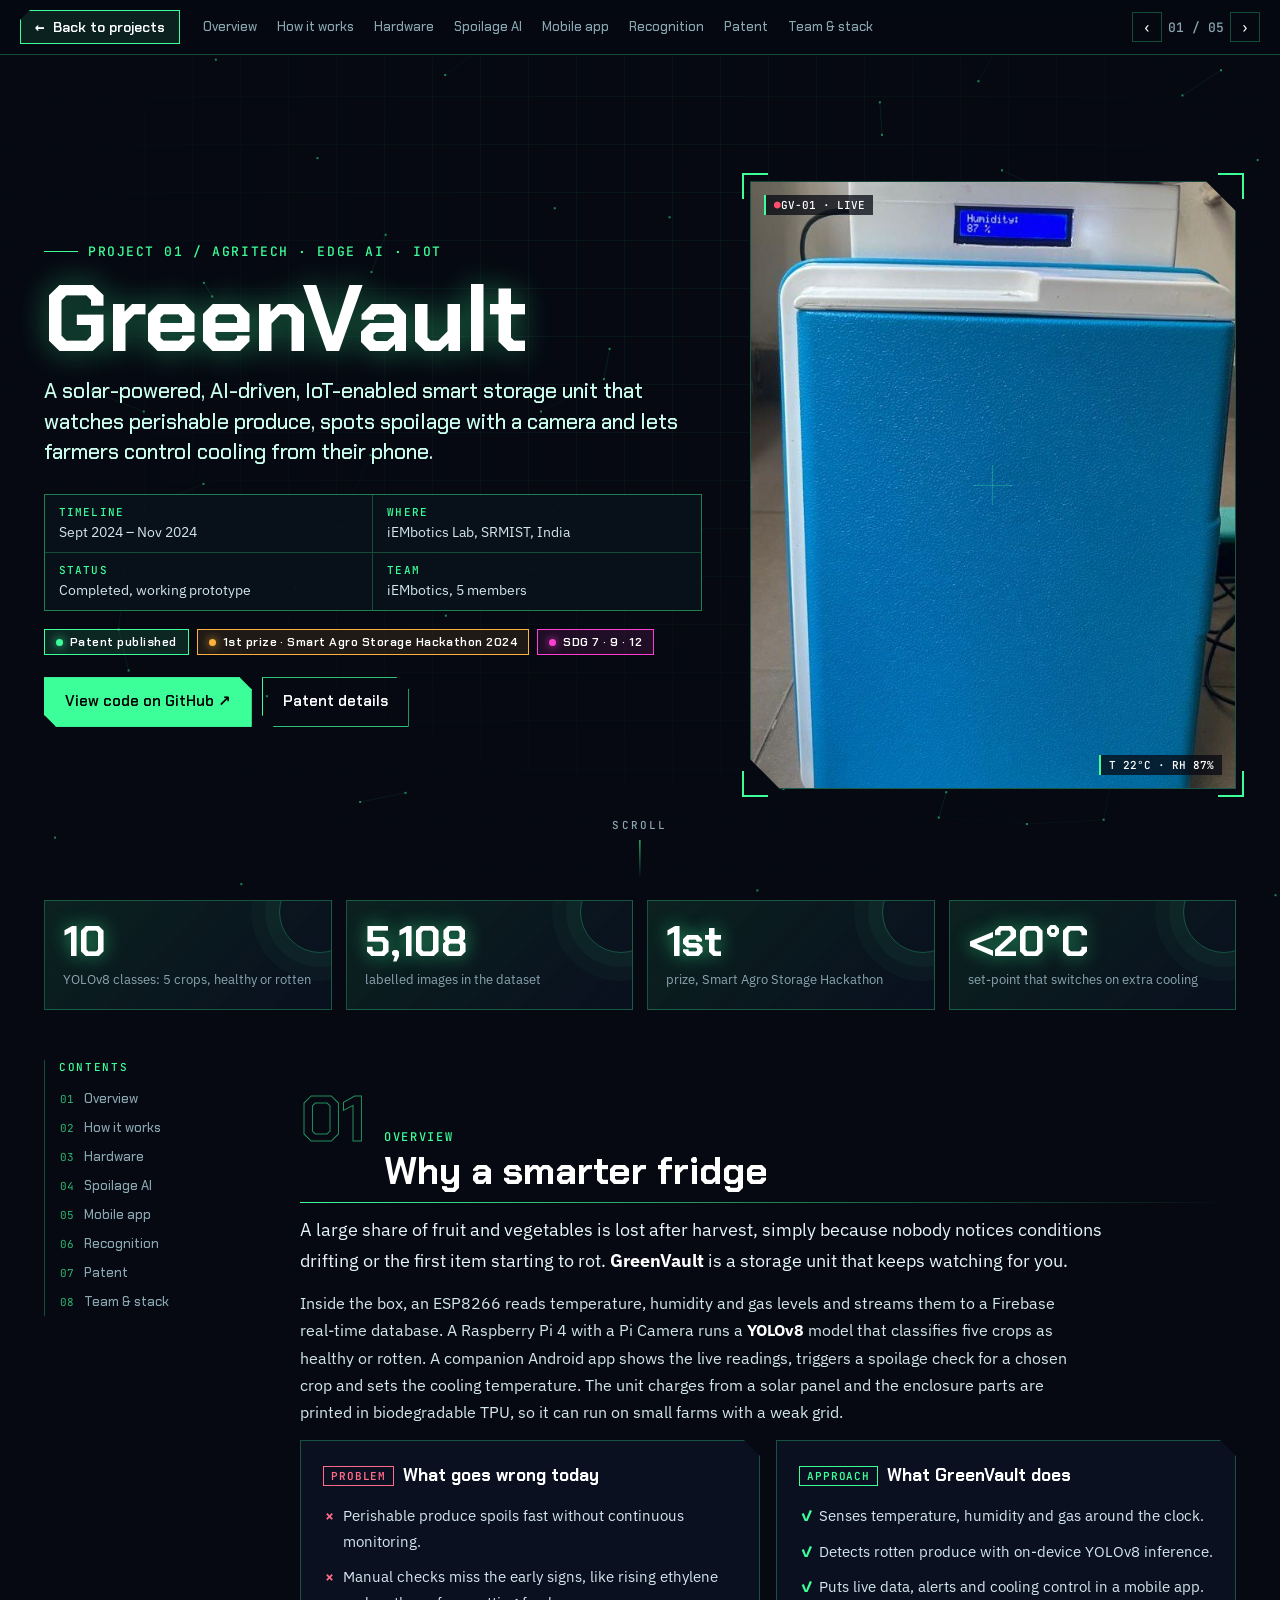
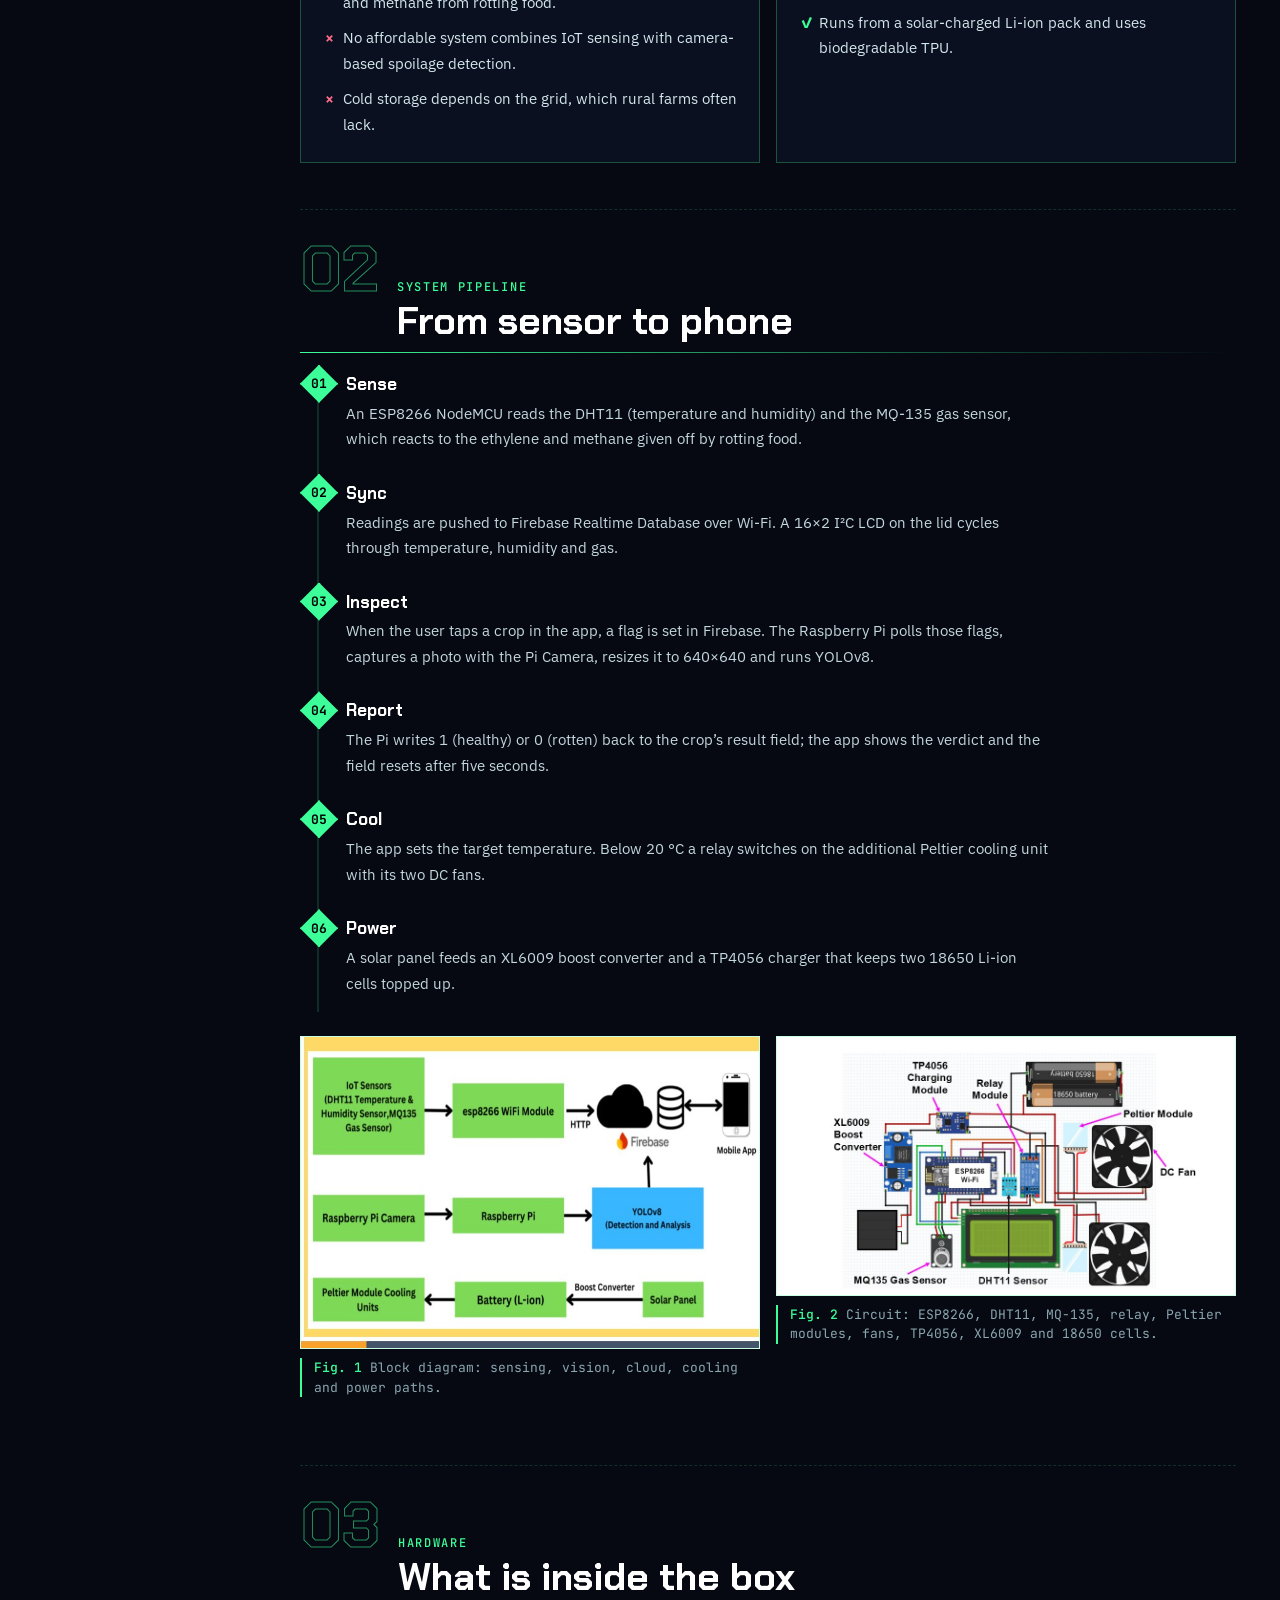
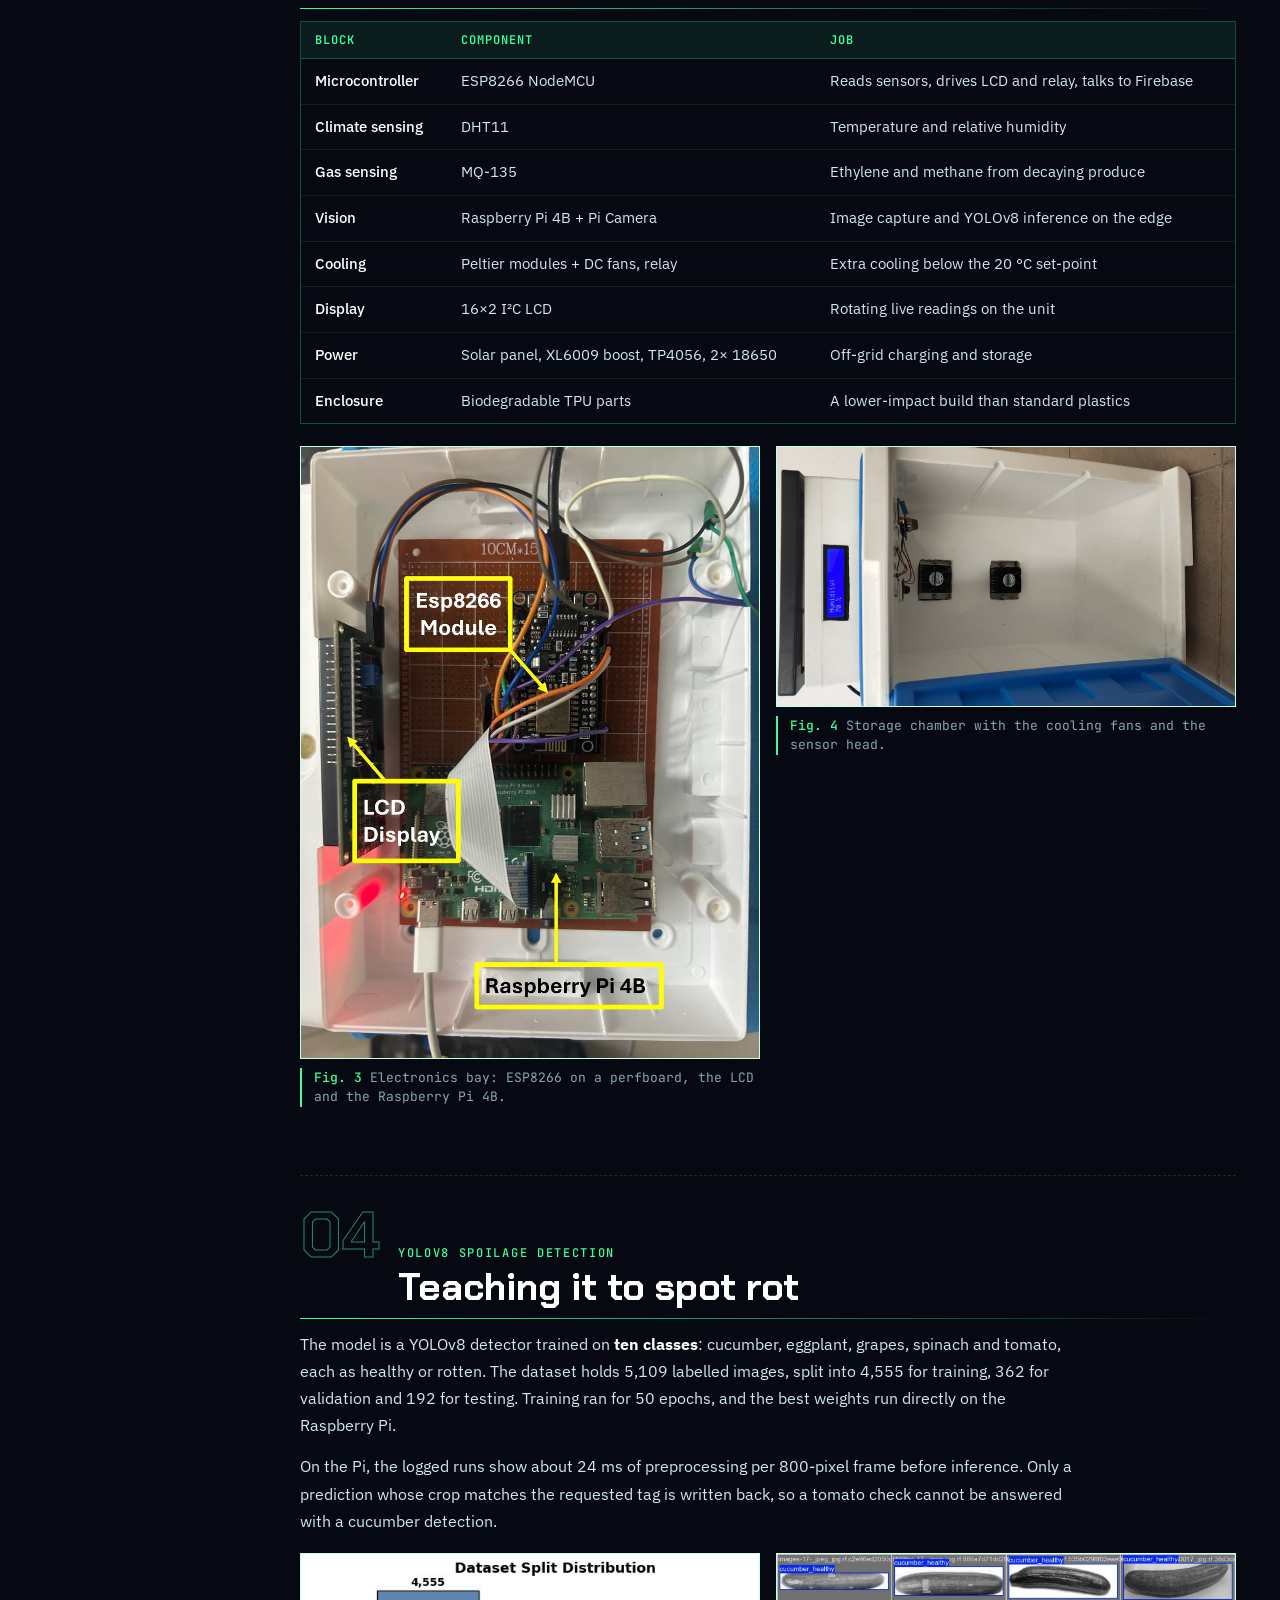
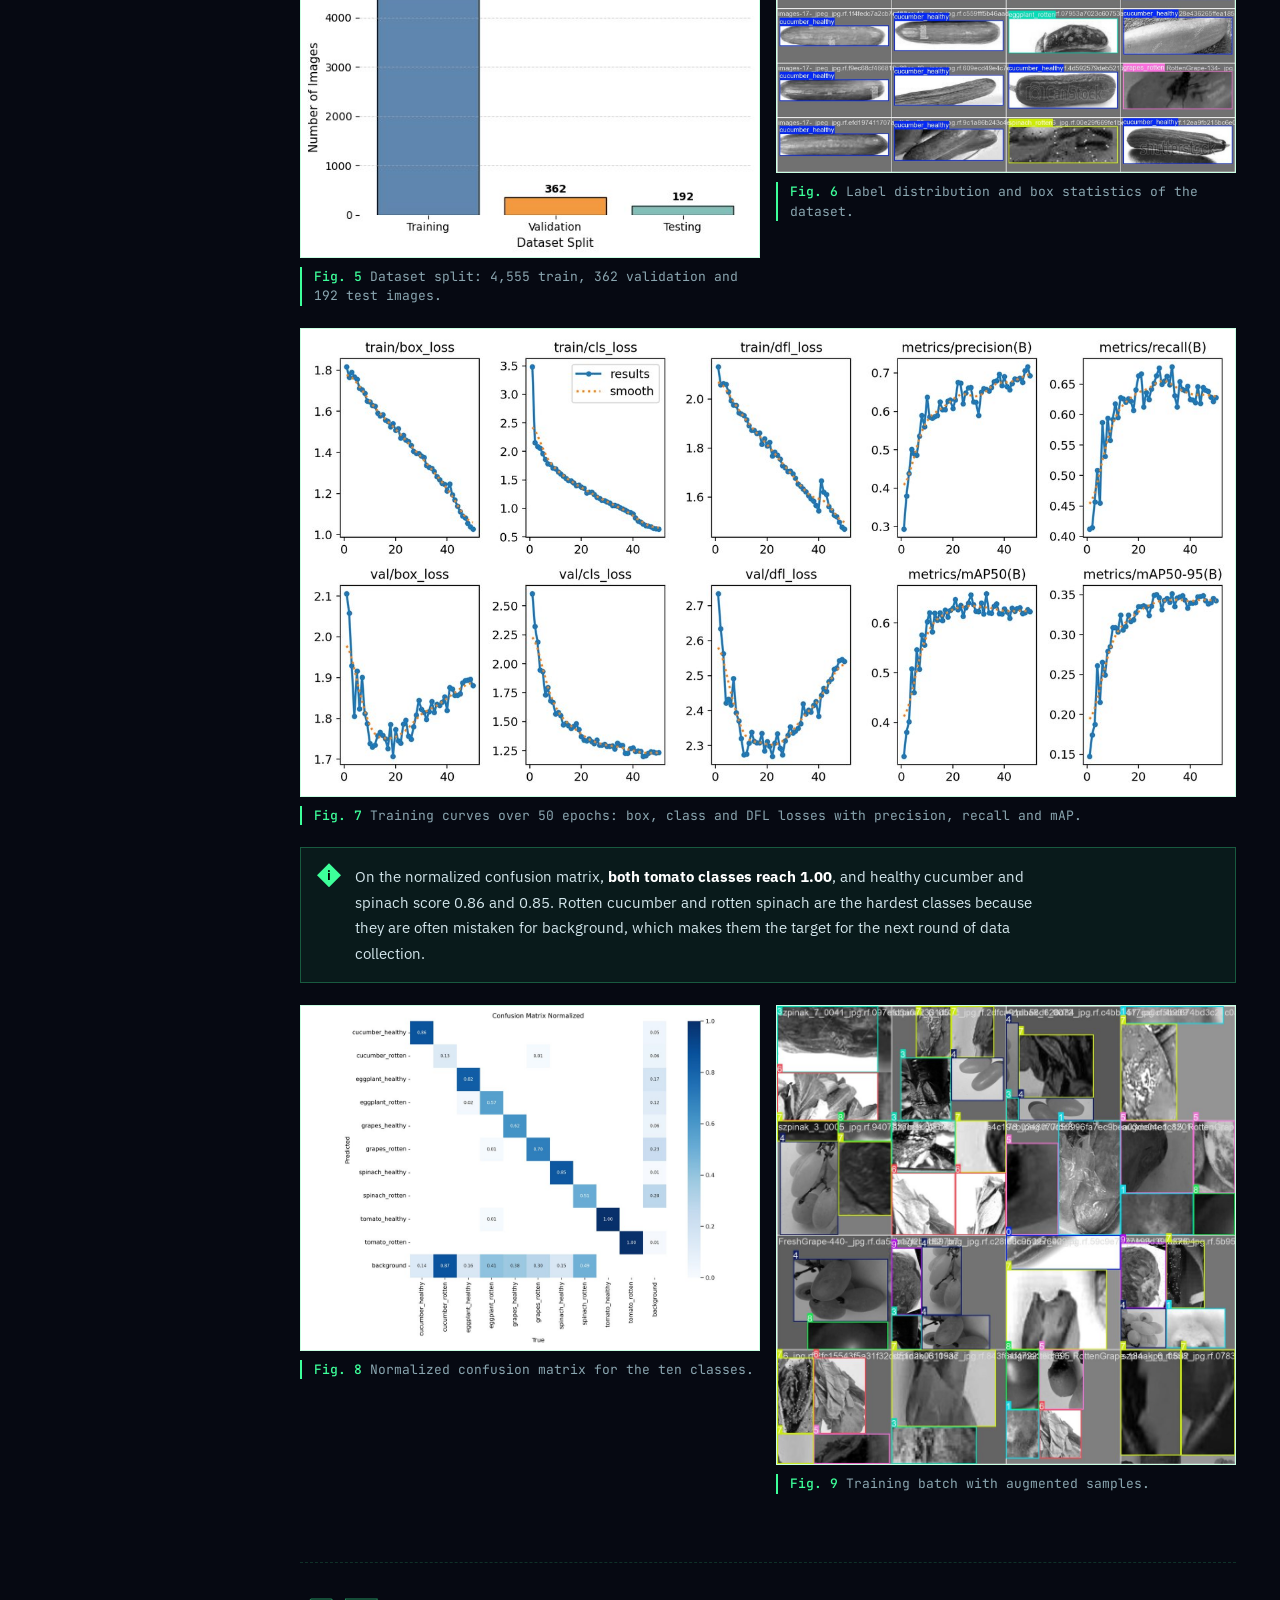
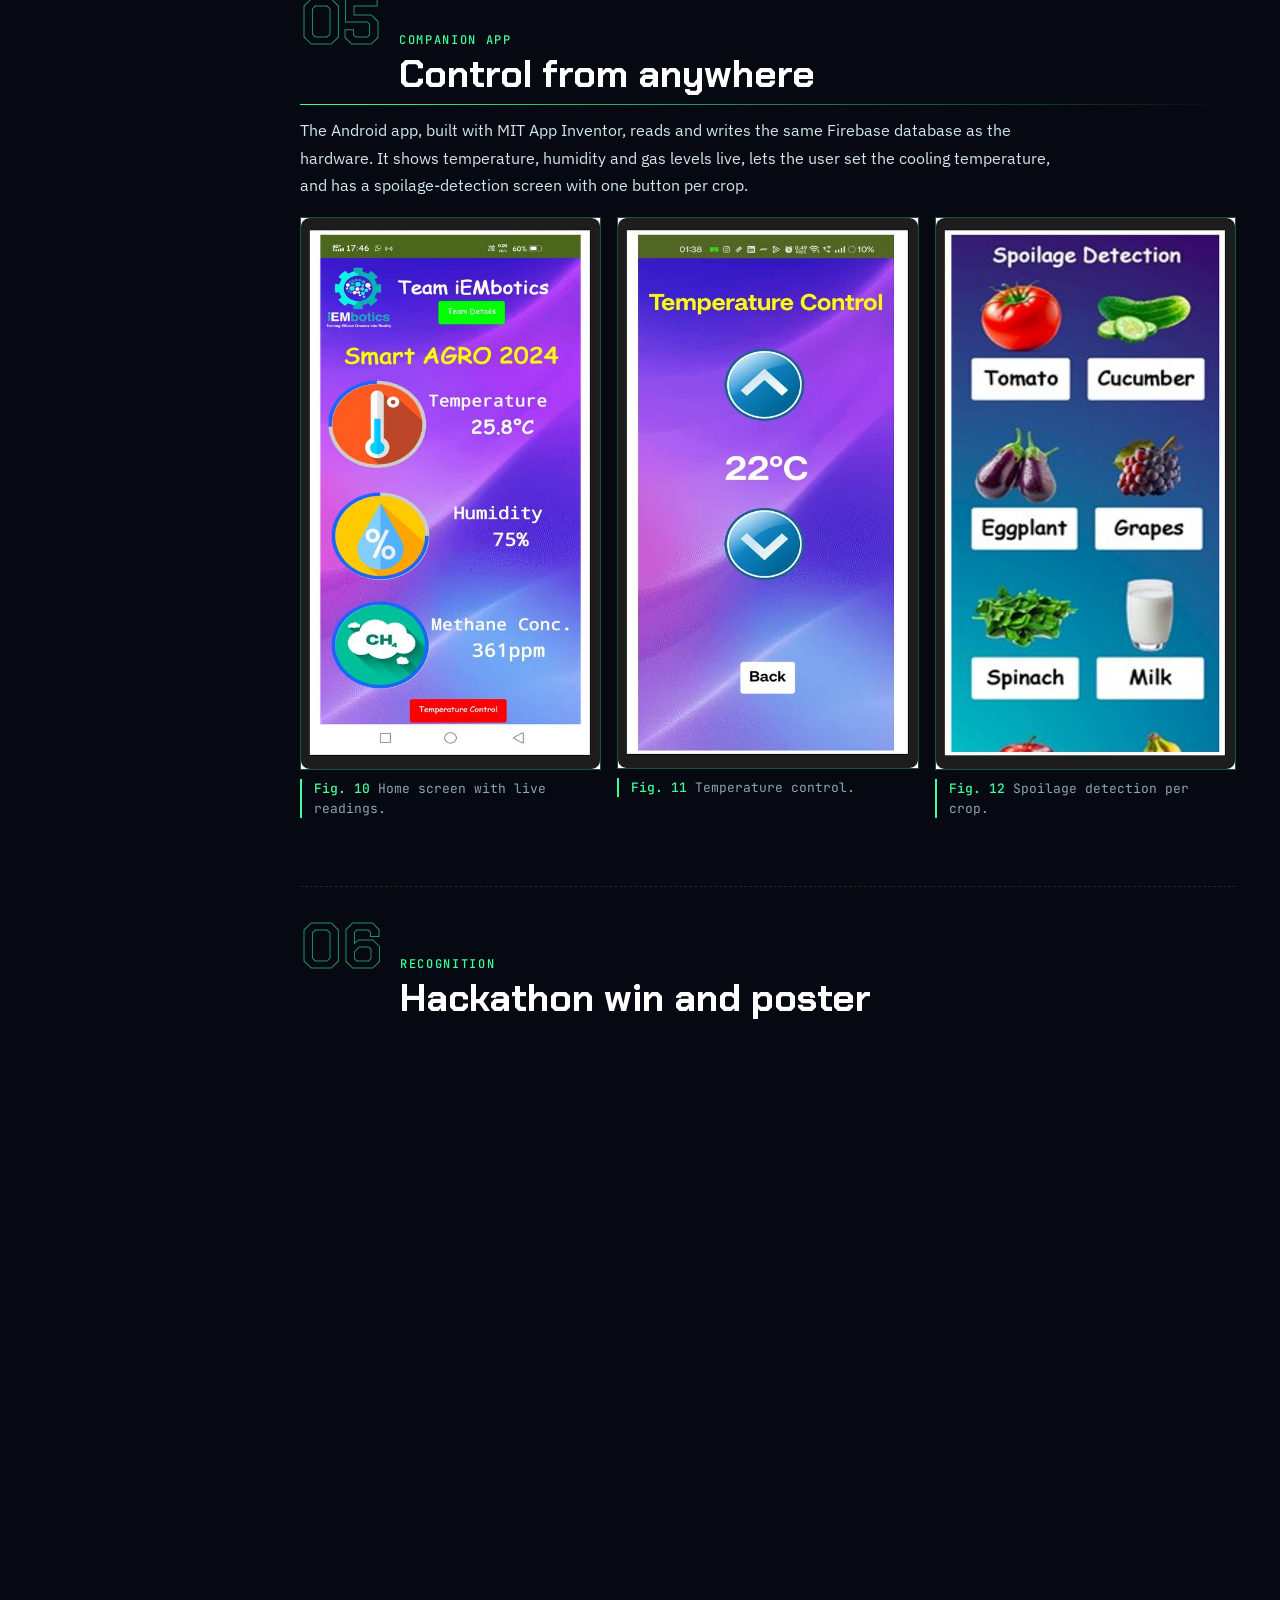
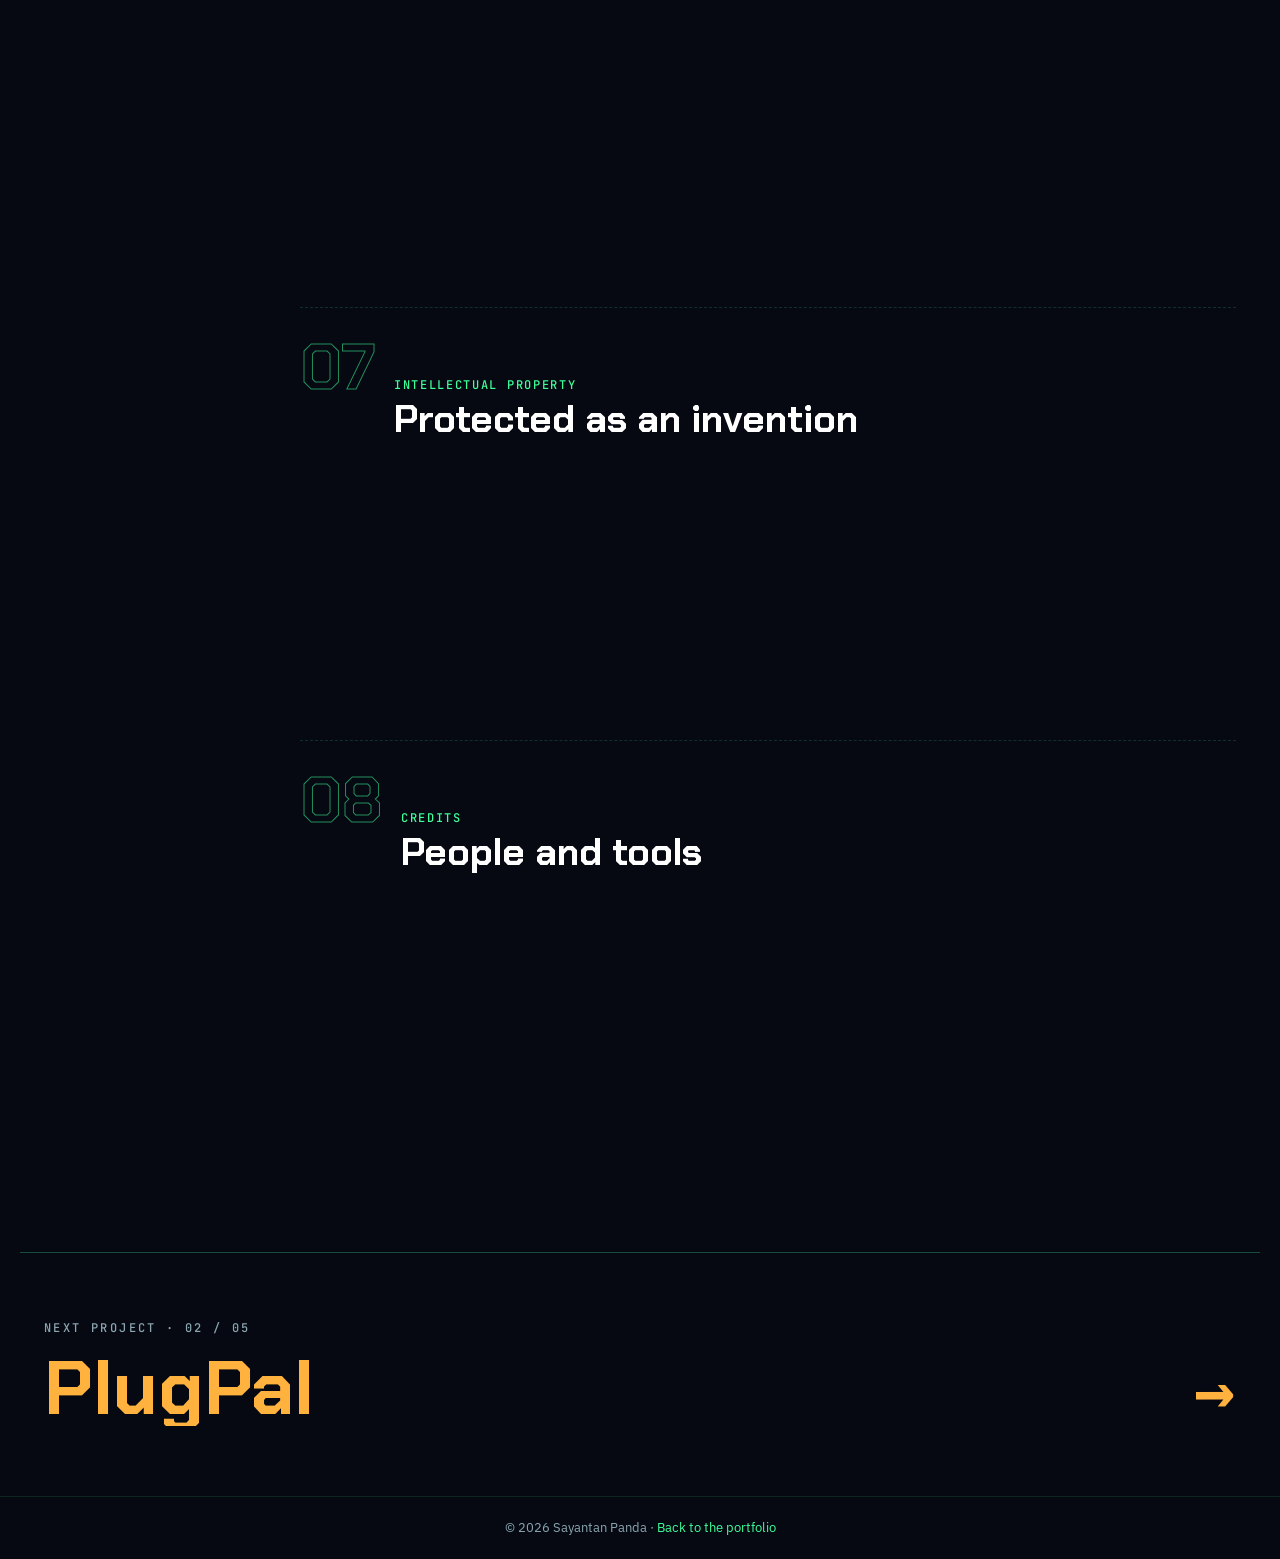
<file: projects/greenvault.html>
<!DOCTYPE html>
<html lang="en">
<head>
<meta charset="utf-8">
<meta name="viewport" content="width=device-width,initial-scale=1">
<title>GreenVault – Project by Sayantan Panda</title>
<meta name="description" content="GreenVault: solar-powered smart storage with YOLOv8 spoilage detection, ESP8266 sensing, Firebase and a mobile app. Patent published, 1st prize at the Smart Agro Storage Hackathon 2024.">
<link rel="canonical" href="https://www.sayantanpanda.in/projects/greenvault.html">
<meta property="og:type" content="article"><meta property="og:site_name" content="Sayantan Panda">
<meta property="og:title" content="GreenVault – Sayantan Panda"><meta property="og:description" content="GreenVault: solar-powered smart storage with YOLOv8 spoilage detection, ESP8266 sensing, Firebase and a mobile app. Patent published, 1st prize at the Smart Agro Storage Hackathon 2024.">
<meta property="og:url" content="https://www.sayantanpanda.in/projects/greenvault.html"><meta property="og:image" content="https://www.sayantanpanda.in/assets/projects/greenvault/prototype-front.jpg">
<meta name="twitter:card" content="summary_large_image"><meta name="theme-color" content="#060912">
<link rel="icon" href="../assets/logo.jpg">
<link rel="preconnect" href="https://fonts.googleapis.com"><link rel="preconnect" href="https://fonts.gstatic.com" crossorigin>
<link href="https://fonts.googleapis.com/css2?family=Chakra+Petch:wght@500;600;700&family=IBM+Plex+Sans:wght@400;500&family=JetBrains+Mono:wght@400;500;700&display=swap" rel="stylesheet">
<link rel="stylesheet" href="project.css">
</head>
<body style="--ac:61,255,154">
<div id="warp" aria-hidden="true"><div class="bd" style="top:calc(100%/12*0);transition-delay:0.000s"></div><div class="bd" style="top:calc(100%/12*1);transition-delay:0.035s"></div><div class="bd" style="top:calc(100%/12*2);transition-delay:0.070s"></div><div class="bd" style="top:calc(100%/12*3);transition-delay:0.105s"></div><div class="bd" style="top:calc(100%/12*4);transition-delay:0.140s"></div><div class="bd" style="top:calc(100%/12*5);transition-delay:0.175s"></div><div class="bd" style="top:calc(100%/12*6);transition-delay:0.020s"></div><div class="bd" style="top:calc(100%/12*7);transition-delay:0.055s"></div><div class="bd" style="top:calc(100%/12*8);transition-delay:0.090s"></div><div class="bd" style="top:calc(100%/12*9);transition-delay:0.125s"></div><div class="bd" style="top:calc(100%/12*10);transition-delay:0.160s"></div><div class="bd" style="top:calc(100%/12*11);transition-delay:0.195s"></div><div class="hd"><div><em>PROJECT 01 / 05 · LOADED</em><b>GreenVault</b><i></i></div></div></div>
<i id="bar"></i><div class="grid-bg"></div><canvas id="fx" aria-hidden="true"></canvas>
<header class="ph">
 <a class="back" href="../index.html#projects" data-leave="home" data-label="Portfolio"><b>&#8592;</b> Back to projects</a>
 <nav aria-label="Sections"><a href="#overview">Overview</a><a href="#how">How it works</a><a href="#hardware">Hardware</a><a href="#ai">Spoilage AI</a><a href="#app">Mobile app</a><a href="#recognition">Recognition</a><a href="#patent">Patent</a><a href="#team">Team & stack</a></nav>
 <div class="pn"><a href="gait-analysis.html" data-leave="pj" data-label="Gait Angle Analysis" aria-label="Previous project: Gait Angle Analysis">&#8249;</a><span>01 / 05</span><a href="plugpal.html" data-leave="pj" data-label="PlugPal" aria-label="Next project: PlugPal">&#8250;</a></div>
</header>

<section class="hero">
 <div>
  <p class="eyebrow rv">Project 01 / AgriTech · Edge AI · IoT</p>
  <h1>GreenVault</h1>
  <p class="sub rv">A solar-powered, AI-driven, IoT-enabled smart storage unit that watches perishable produce, spots spoilage with a camera and lets farmers control cooling from their phone.</p>
  <div class="meta rv"><div><span>Timeline</span>Sept 2024 – Nov 2024</div><div><span>Where</span>iEMbotics Lab, SRMIST, India</div><div><span>Status</span>Completed, working prototype</div><div><span>Team</span>iEMbotics, 5 members</div></div>
  <div class="badges rv"><span class="badge "><i></i>Patent published</span><span class="badge am"><i></i>1st prize · Smart Agro Storage Hackathon 2024</span><span class="badge alt"><i></i>SDG 7 · 9 · 12</span></div>
  <div class="ctas rv"><a class="btn" href="https://github.com/Sayantan001/GreenVault-Smart-Spoilage-Detection-Remote-Cooling-Control" target="_blank" rel="noopener">View code on GitHub &#8599;</a><a class="btn ghost" href="#patent">Patent details</a></div>
 </div>
 <div class="frame rv"><i class="cn a"></i><i class="cn b"></i><i class="cn c"></i><i class="cn d"></i>
  <div class="fi"><img src="../assets/projects/greenvault/prototype-front.jpg" alt="GreenVault"><i class="scan"></i></div><i class="xh"></i>
  <span class="hud t">GV-01 · LIVE</span><span class="hud b">T 22°C · RH 87%</span></div>
 <div class="scroll-cue">SCROLL<i></i></div>
</section>

<div class="stats"><div class="stat rv d0"><b data-v="10" data-d="0" data-p="" data-s="">10</b><span>YOLOv8 classes: 5 crops, healthy or rotten</span></div><div class="stat rv d1"><b data-v="5109" data-d="0" data-p="" data-s="">5,109</b><span>labelled images in the dataset</span></div><div class="stat rv d2"><b data-v="1" data-d="0" data-p="" data-s="st">1st</b><span>prize, Smart Agro Storage Hackathon</span></div><div class="stat rv d3"><b data-v="20" data-d="0" data-p="&lt;" data-s="°C">&lt;20°C</b><span>set-point that switches on extra cooling</span></div></div>

<div class="doc">
 <aside class="toc"><p>CONTENTS</p><a href="#overview"><em>01</em>Overview</a><a href="#how"><em>02</em>How it works</a><a href="#hardware"><em>03</em>Hardware</a><a href="#ai"><em>04</em>Spoilage AI</a><a href="#app"><em>05</em>Mobile app</a><a href="#recognition"><em>06</em>Recognition</a><a href="#patent"><em>07</em>Patent</a><a href="#team"><em>08</em>Team & stack</a></aside>
 <main><section class="blk" id="overview"><div class="bh"><span class="no">01</span><h2><small>Overview</small>Why a smarter fridge</h2></div><p class="lead rv">A large share of fruit and vegetables is lost after harvest, simply because nobody notices conditions drifting or the first item starting to rot. <strong>GreenVault</strong> is a storage unit that keeps watching for you.</p><p class="rv">Inside the box, an ESP8266 reads temperature, humidity and gas levels and streams them to a Firebase real-time database. A Raspberry Pi 4 with a Pi Camera runs a <strong>YOLOv8</strong> model that classifies five crops as healthy or rotten. A companion Android app shows the live readings, triggers a spoilage check for a chosen crop and sets the cooling temperature. The unit charges from a solar panel and the enclosure parts are printed in biodegradable TPU, so it can run on small farms with a weak grid.</p><div class="split"><div class="card bad rv"><h4><span class="tag">PROBLEM</span>What goes wrong today</h4><ul><li>Perishable produce spoils fast without continuous monitoring.</li><li>Manual checks miss the early signs, like rising ethylene and methane from rotting food.</li><li>No affordable system combines IoT sensing with camera-based spoilage detection.</li><li>Cold storage depends on the grid, which rural farms often lack.</li></ul></div><div class="card good rv d1"><h4><span class="tag">APPROACH</span>What GreenVault does</h4><ul><li>Senses temperature, humidity and gas around the clock.</li><li>Detects rotten produce with on-device YOLOv8 inference.</li><li>Puts live data, alerts and cooling control in a mobile app.</li><li>Runs from a solar-charged Li-ion pack and uses biodegradable TPU.</li></ul></div></div></section><section class="blk" id="how"><div class="bh"><span class="no">02</span><h2><small>System pipeline</small>From sensor to phone</h2></div><div class="steps"><i class="line"></i><div class="step" data-n="01"><h4>Sense</h4><p>An ESP8266 NodeMCU reads the DHT11 (temperature and humidity) and the MQ-135 gas sensor, which reacts to the ethylene and methane given off by rotting food.</p></div><div class="step" data-n="02"><h4>Sync</h4><p>Readings are pushed to Firebase Realtime Database over Wi-Fi. A 16×2 I²C LCD on the lid cycles through temperature, humidity and gas.</p></div><div class="step" data-n="03"><h4>Inspect</h4><p>When the user taps a crop in the app, a flag is set in Firebase. The Raspberry Pi polls those flags, captures a photo with the Pi Camera, resizes it to 640×640 and runs YOLOv8.</p></div><div class="step" data-n="04"><h4>Report</h4><p>The Pi writes 1 (healthy) or 0 (rotten) back to the crop’s result field; the app shows the verdict and the field resets after five seconds.</p></div><div class="step" data-n="05"><h4>Cool</h4><p>The app sets the target temperature. Below 20 °C a relay switches on the additional Peltier cooling unit with its two DC fans.</p></div><div class="step" data-n="06"><h4>Power</h4><p>A solar panel feeds an XL6009 boost converter and a TP4056 charger that keeps two 18650 Li-ion cells topped up.</p></div></div><div class="figs" style="--cols:2"><figure class="fig rv"><div class="im"><img src="../assets/projects/greenvault/block-diagram.jpg" alt="Fig. 1 Block diagram: sensing, vision, cloud, cooling and power paths." loading="lazy"></div><figcaption><b>Fig. 1</b> Block diagram: sensing, vision, cloud, cooling and power paths.</figcaption></figure><figure class="fig rv"><div class="im"><img src="../assets/projects/greenvault/circuit.jpg" alt="Fig. 2 Circuit: ESP8266, DHT11, MQ-135, relay, Peltier modules, fans, TP4056, XL6009 and 18650 cells." loading="lazy"></div><figcaption><b>Fig. 2</b> Circuit: ESP8266, DHT11, MQ-135, relay, Peltier modules, fans, TP4056, XL6009 and 18650 cells.</figcaption></figure></div></section><section class="blk" id="hardware"><div class="bh"><span class="no">03</span><h2><small>Hardware</small>What is inside the box</h2></div><div class="tw rv"><table><thead><tr><th>Block</th><th>Component</th><th>Job</th></tr></thead><tbody><tr><td>Microcontroller</td><td>ESP8266 NodeMCU</td><td>Reads sensors, drives LCD and relay, talks to Firebase</td></tr><tr><td>Climate sensing</td><td>DHT11</td><td>Temperature and relative humidity</td></tr><tr><td>Gas sensing</td><td>MQ-135</td><td>Ethylene and methane from decaying produce</td></tr><tr><td>Vision</td><td>Raspberry Pi 4B + Pi Camera</td><td>Image capture and YOLOv8 inference on the edge</td></tr><tr><td>Cooling</td><td>Peltier modules + DC fans, relay</td><td>Extra cooling below the 20 °C set-point</td></tr><tr><td>Display</td><td>16×2 I²C LCD</td><td>Rotating live readings on the unit</td></tr><tr><td>Power</td><td>Solar panel, XL6009 boost, TP4056, 2× 18650</td><td>Off-grid charging and storage</td></tr><tr><td>Enclosure</td><td>Biodegradable TPU parts</td><td>A lower-impact build than standard plastics</td></tr></tbody></table></div><div class="figs" style="--cols:2"><figure class="fig rv"><div class="im"><img src="../assets/projects/greenvault/electronics.jpg" alt="Fig. 3 Electronics bay: ESP8266 on a perfboard, the LCD and the Raspberry Pi 4B." loading="lazy"></div><figcaption><b>Fig. 3</b> Electronics bay: ESP8266 on a perfboard, the LCD and the Raspberry Pi 4B.</figcaption></figure><figure class="fig rv"><div class="im"><img src="../assets/projects/greenvault/prototype-inside.jpg" alt="Fig. 4 Storage chamber with the cooling fans and the sensor head." loading="lazy"></div><figcaption><b>Fig. 4</b> Storage chamber with the cooling fans and the sensor head.</figcaption></figure></div></section><section class="blk" id="ai"><div class="bh"><span class="no">04</span><h2><small>YOLOv8 spoilage detection</small>Teaching it to spot rot</h2></div><p class="rv">The model is a YOLOv8 detector trained on <strong>ten classes</strong>: cucumber, eggplant, grapes, spinach and tomato, each as healthy or rotten. The dataset holds 5,109 labelled images, split into 4,555 for training, 362 for validation and 192 for testing. Training ran for 50 epochs, and the best weights run directly on the Raspberry Pi.</p><p class="rv">On the Pi, the logged runs show about 24 ms of preprocessing per 800-pixel frame before inference. Only a prediction whose crop matches the requested tag is written back, so a tomato check cannot be answered with a cucumber detection.</p><div class="figs" style="--cols:2"><figure class="fig rv"><div class="im"><img src="../assets/projects/greenvault/split.jpg" alt="Fig. 5 Dataset split: 4,555 train, 362 validation and 192 test images." loading="lazy"></div><figcaption><b>Fig. 5</b> Dataset split: 4,555 train, 362 validation and 192 test images.</figcaption></figure><figure class="fig rv"><div class="im"><img src="../assets/projects/greenvault/labels.jpg" alt="Fig. 6 Label distribution and box statistics of the dataset." loading="lazy"></div><figcaption><b>Fig. 6</b> Label distribution and box statistics of the dataset.</figcaption></figure></div><figure class="fig rv"><div class="im"><img src="../assets/projects/greenvault/training.jpg" alt="Fig. 7 Training curves over 50 epochs: box, class and DFL losses with precision, recall and mAP." loading="lazy"></div><figcaption><b>Fig. 7</b> Training curves over 50 epochs: box, class and DFL losses with precision, recall and mAP.</figcaption></figure><div class="note rv"><p>On the normalized confusion matrix, <strong>both tomato classes reach 1.00</strong>, and healthy cucumber and spinach score 0.86 and 0.85. Rotten cucumber and rotten spinach are the hardest classes because they are often mistaken for background, which makes them the target for the next round of data collection.</p></div><div class="figs" style="--cols:2"><figure class="fig rv"><div class="im"><img src="../assets/projects/greenvault/confusion.jpg" alt="Fig. 8 Normalized confusion matrix for the ten classes." loading="lazy"></div><figcaption><b>Fig. 8</b> Normalized confusion matrix for the ten classes.</figcaption></figure><figure class="fig rv"><div class="im"><img src="../assets/projects/greenvault/batch.jpg" alt="Fig. 9 Training batch with augmented samples." loading="lazy"></div><figcaption><b>Fig. 9</b> Training batch with augmented samples.</figcaption></figure></div></section><section class="blk" id="app"><div class="bh"><span class="no">05</span><h2><small>Companion app</small>Control from anywhere</h2></div><p class="rv">The Android app, built with MIT App Inventor, reads and writes the same Firebase database as the hardware. It shows temperature, humidity and gas levels live, lets the user set the cooling temperature, and has a spoilage-detection screen with one button per crop.</p><div class="figs" style="--cols:3"><figure class="fig rv dark"><div class="im"><img src="../assets/projects/greenvault/app-1.jpg" alt="Fig. 10 Home screen with live readings." loading="lazy"></div><figcaption><b>Fig. 10</b> Home screen with live readings.</figcaption></figure><figure class="fig rv dark"><div class="im"><img src="../assets/projects/greenvault/app-2.jpg" alt="Fig. 11 Temperature control." loading="lazy"></div><figcaption><b>Fig. 11</b> Temperature control.</figcaption></figure><figure class="fig rv dark"><div class="im"><img src="../assets/projects/greenvault/app-3.jpg" alt="Fig. 12 Spoilage detection per crop." loading="lazy"></div><figcaption><b>Fig. 12</b> Spoilage detection per crop.</figcaption></figure></div></section><section class="blk" id="recognition"><div class="bh"><span class="no">06</span><h2><small>Recognition</small>Hackathon win and poster</h2></div><p class="rv">Team iEMbotics won <strong>first prize (₹12,000)</strong> at the Smart Agro Storage Hackathon for Engineers Day 2024, organised by the Department of Mechanical Engineering at SRMIST with the Institution of Engineers (India), Kattankulathur Local Centre, on 17 September 2024.</p><div class="figs" style="--cols:2"><figure class="fig rv"><div class="im"><img src="../assets/projects/greenvault/hackathon.jpg" alt="Fig. 13 First-prize certificate, Smart Agro Storage Hackathon 2024." loading="lazy"></div><figcaption><b>Fig. 13</b> First-prize certificate, Smart Agro Storage Hackathon 2024.</figcaption></figure><figure class="fig rv"><div class="im"><img src="../assets/projects/greenvault/poster.jpg" alt="Fig. 14 Project poster: methodology, setup, power budget, UI and results." loading="lazy"></div><figcaption><b>Fig. 14</b> Project poster: methodology, setup, power budget, UI and results.</figcaption></figure></div></section><section class="blk" id="patent"><div class="bh"><span class="no">07</span><h2><small>Intellectual property</small>Protected as an invention</h2></div><div class="patent rv"><span class="stamp">PUBLISHED</span><span class="k">Indian patent application</span><h4>A Storage System For Agricultural Produce And A Method Thereof</h4><dl><div><dt>Application no.</dt><dd>202541019684</dd></div><div><dt>Filing date</dt><dd>05/03/2025</dd></div><div><dt>Publication no.</dt><dd>12/2025</dd></div><div><dt>Publication date</dt><dd>21/03/2025</dd></div></dl></div></section><section class="blk" id="team"><div class="bh"><span class="no">08</span><h2><small>Credits</small>People and tools</h2></div><h3 class="rv">Team iEMbotics</h3><div class="team rv"><span class="me">Sayantan Panda</span><span class="">Sankhadeep Dutta</span><span class="">Gowtham ANVSS</span><span class="">Manasa Mahaadevan</span><span class="">Sanjiban Panda</span></div><h3 class="rv">Tech stack</h3><div class="chips rv"><span>ESP8266 (Arduino C++)</span><span>Raspberry Pi 4</span><span>Python 3.10</span><span>YOLOv8 / Ultralytics</span><span>OpenCV</span><span>Firebase Realtime DB</span><span>MIT App Inventor</span><span>DHT11</span><span>MQ-135</span><span>Peltier cooling</span><span>Solar + Li-ion</span></div></section></main>
</div>

<a class="nx" href="plugpal.html" data-leave="pj" data-label="PlugPal" style="--nc:rgb(255,178,62)"><small>Next project · 02 / 05</small><strong>PlugPal</strong><span class="arr">&#8594;</span></a>
<footer class="pf">© <span id="yr">2026</span> Sayantan Panda · <a href="../index.html#projects" data-leave="home" data-label="Portfolio">Back to the portfolio</a></footer>

<div id="lbx" role="dialog" aria-modal="true" aria-label="Image viewer"><span class="c"></span><button class="x">Close &#215;</button><button class="p" aria-label="Previous">&#8249;</button><img alt=""><p></p><button class="n" aria-label="Next">&#8250;</button></div>
<script>document.getElementById("yr").textContent=new Date().getFullYear()</script>
<script src="project.js"></script>
</body>
</html>
</file>
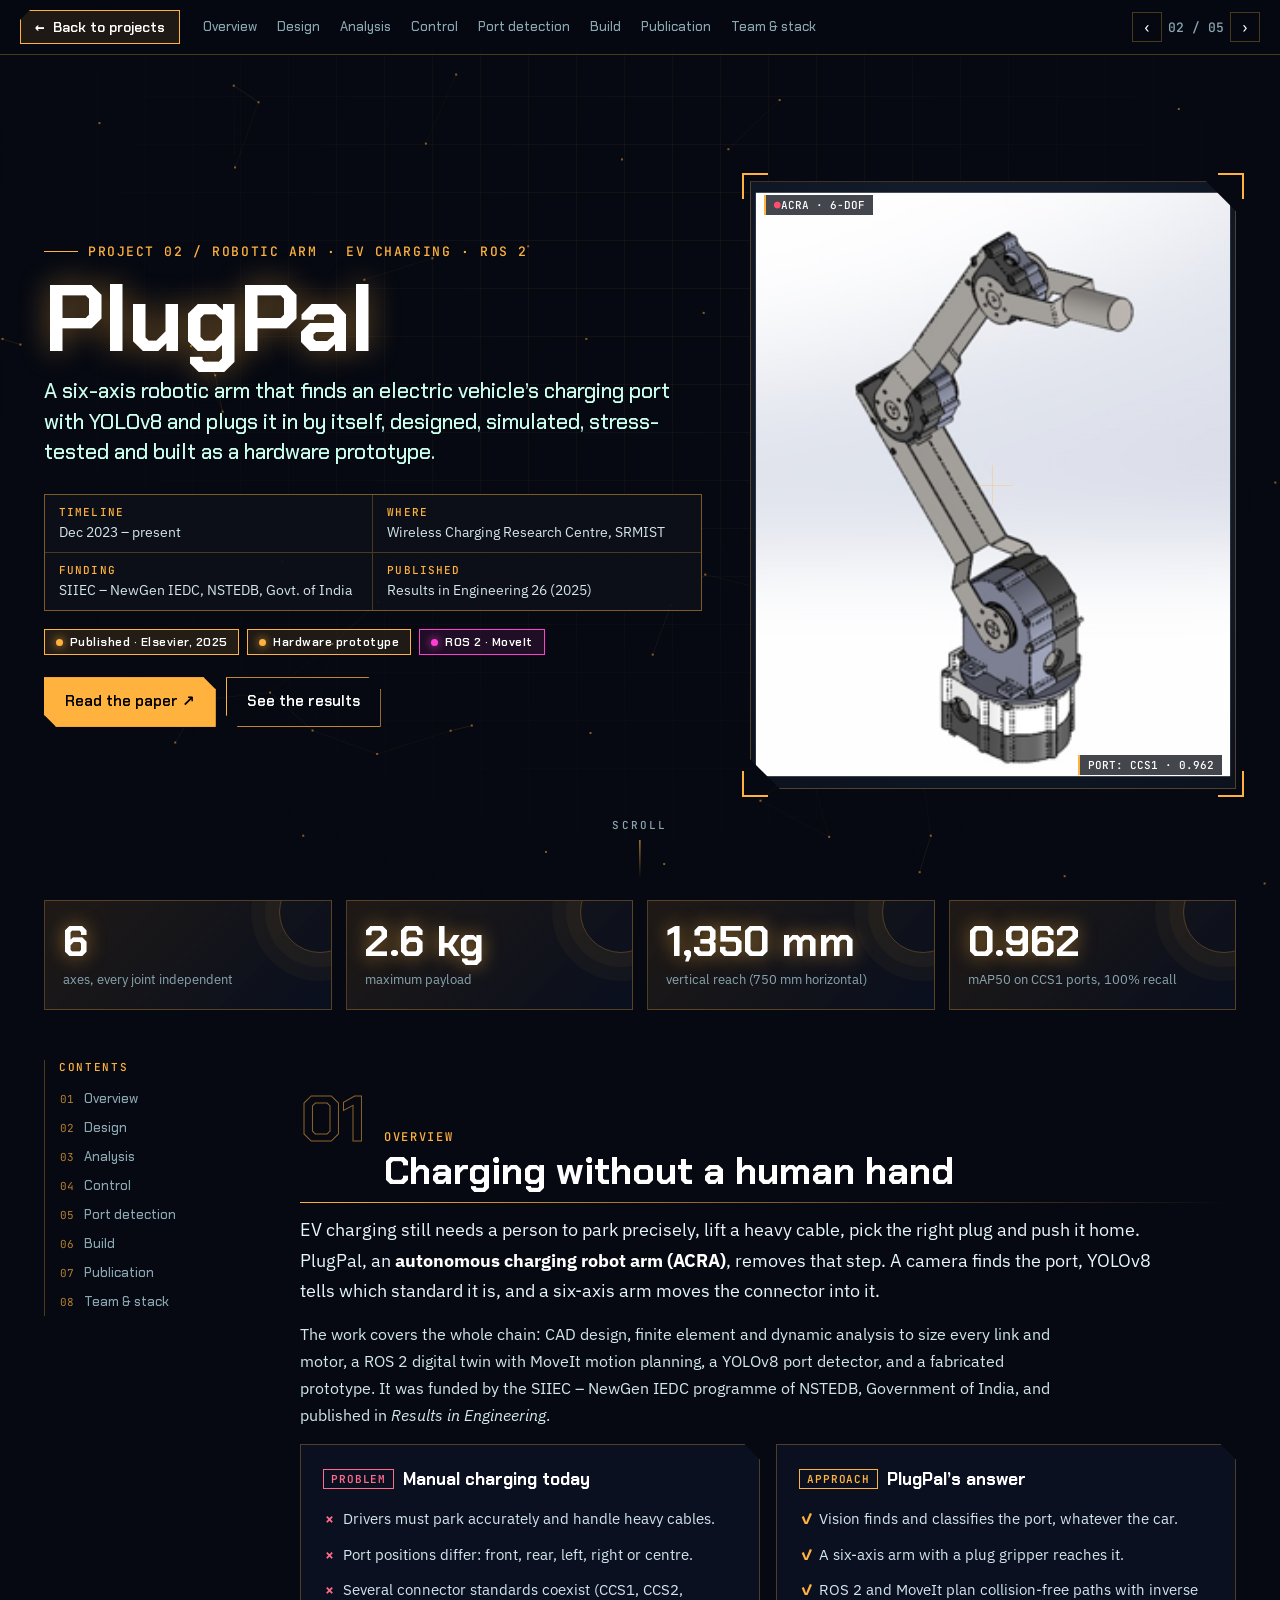
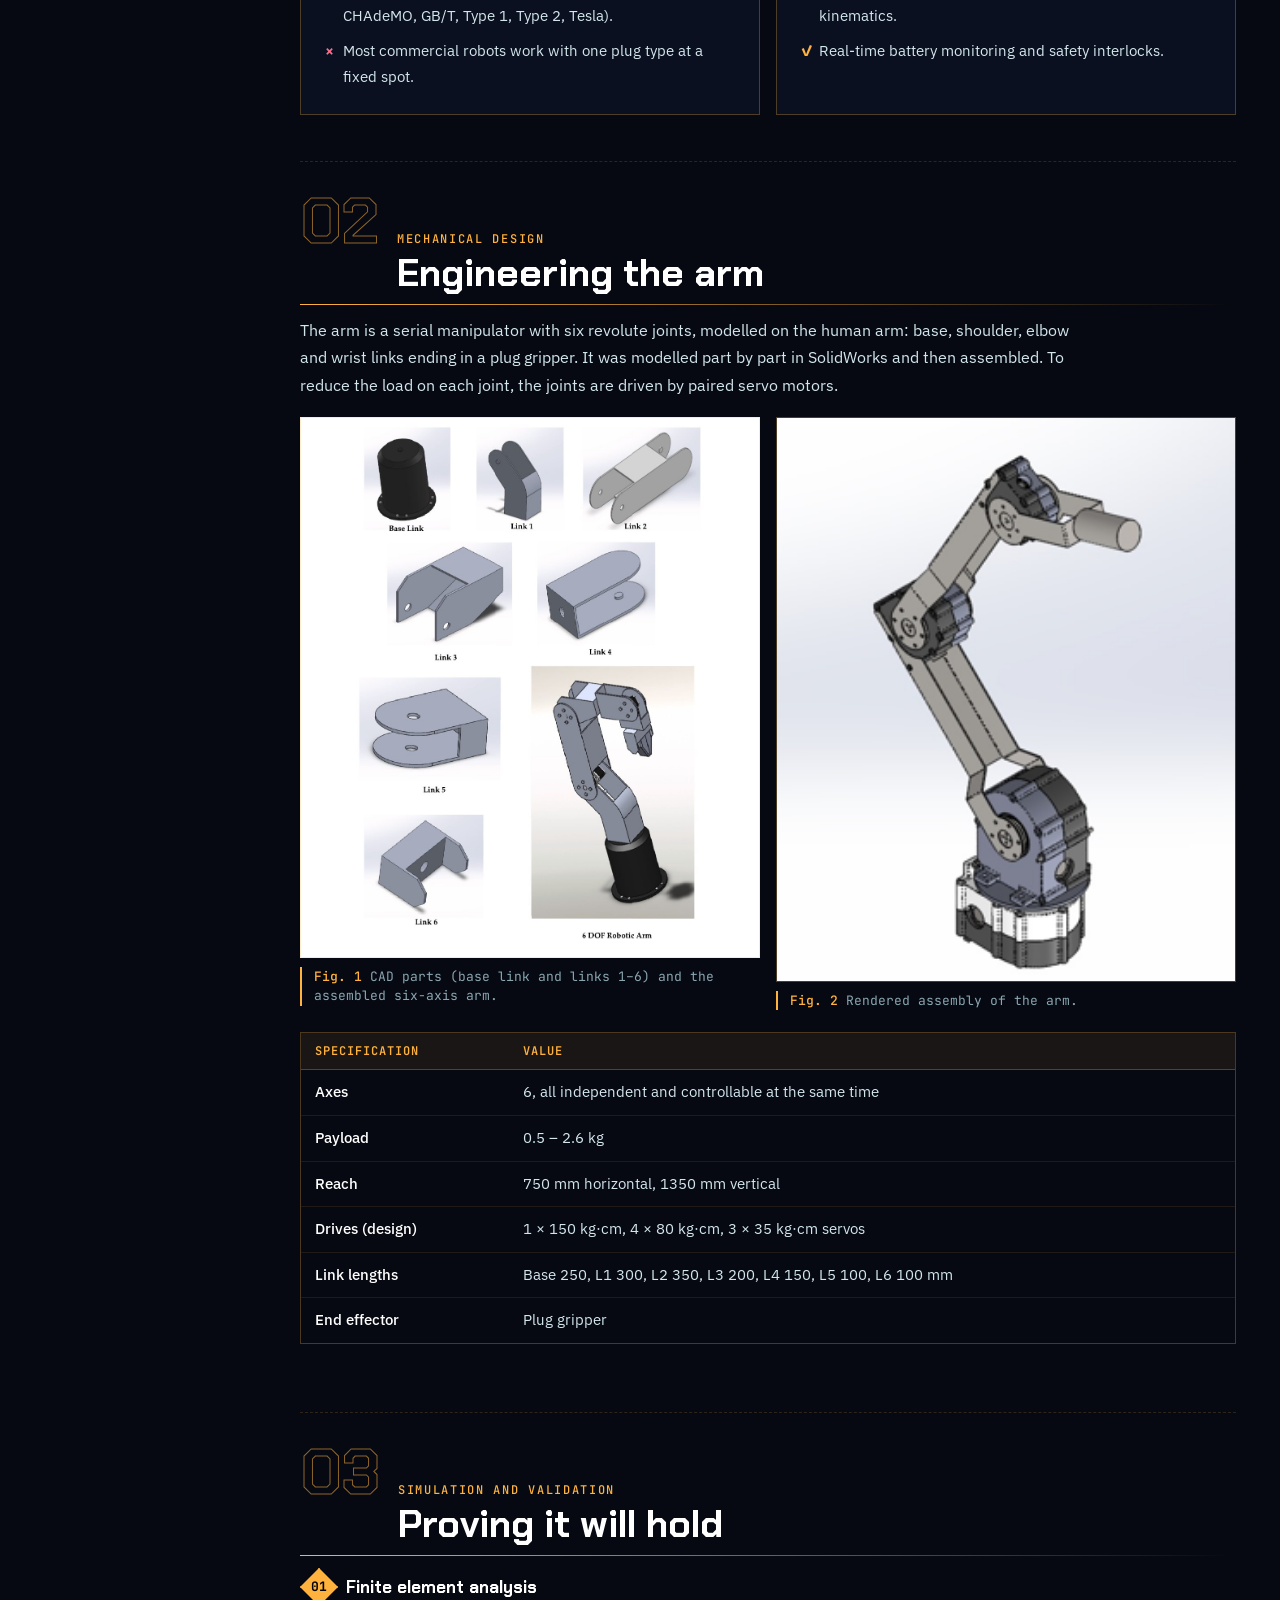
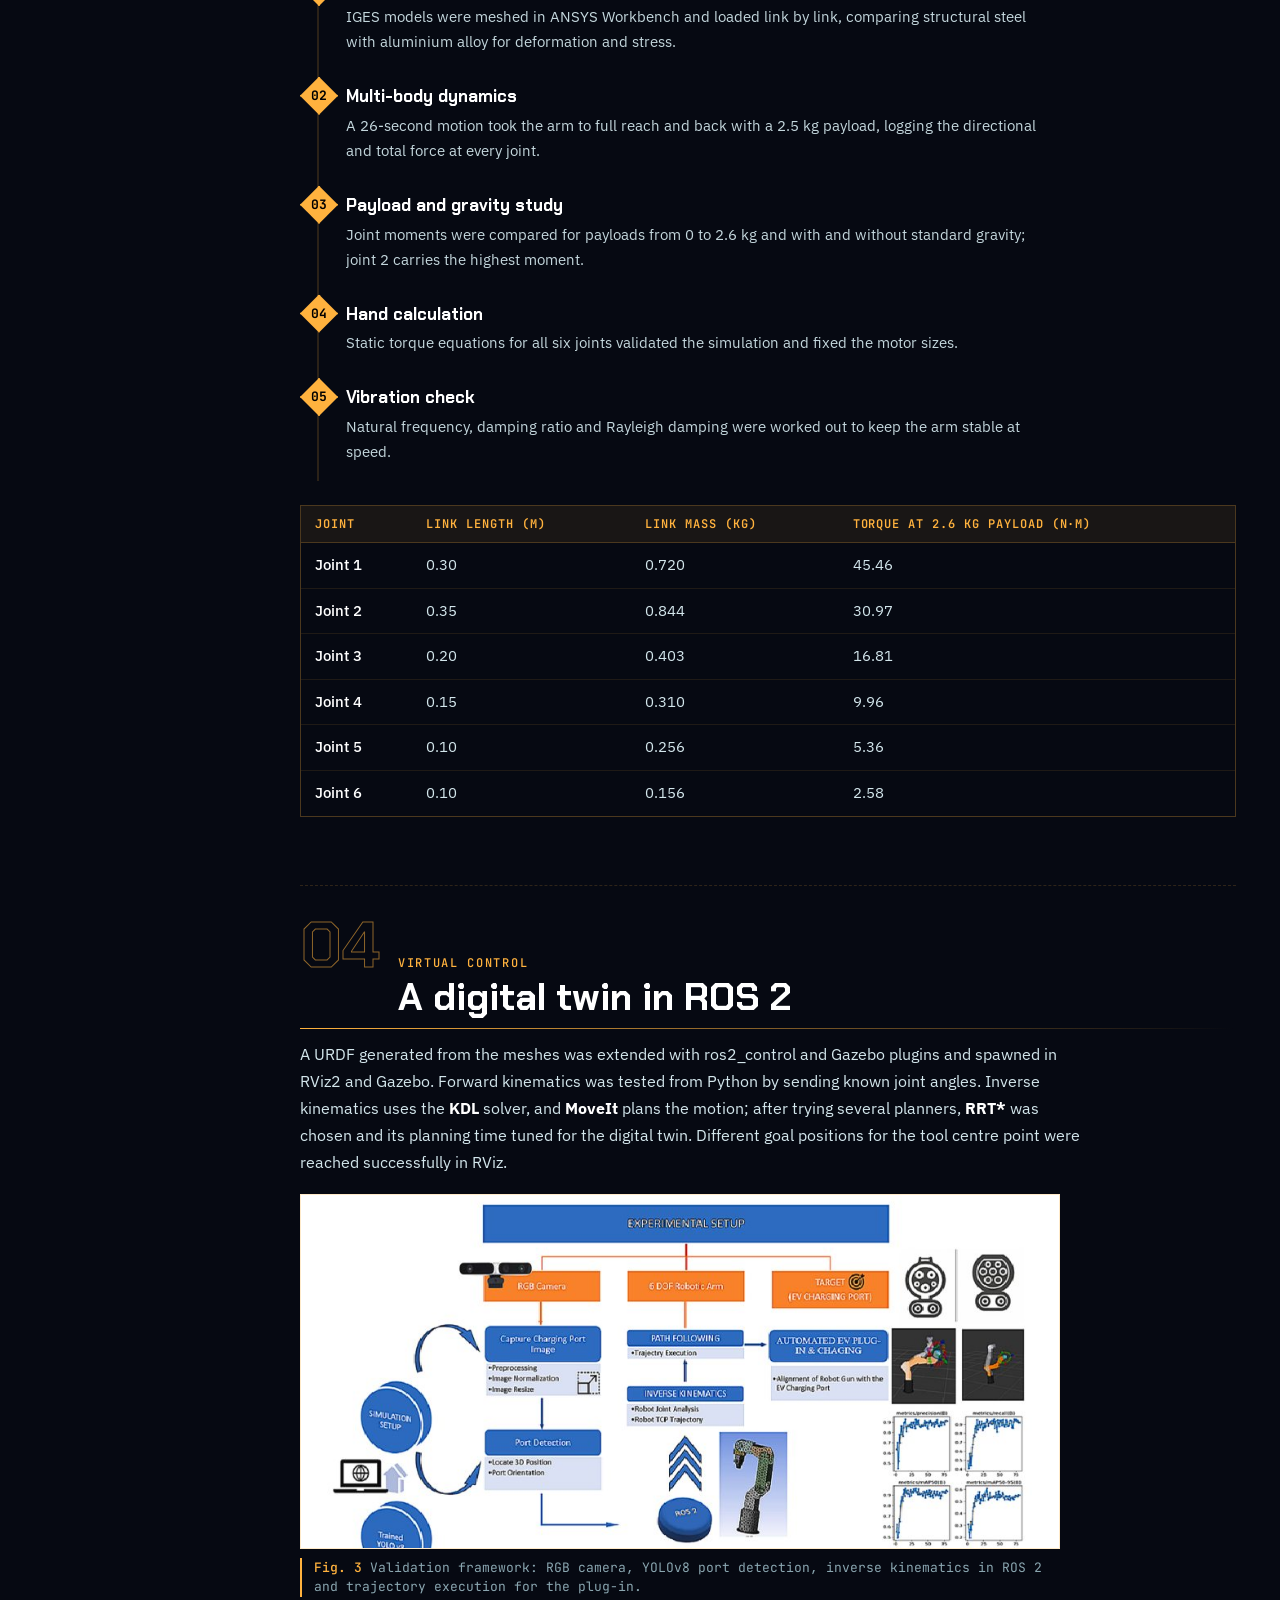
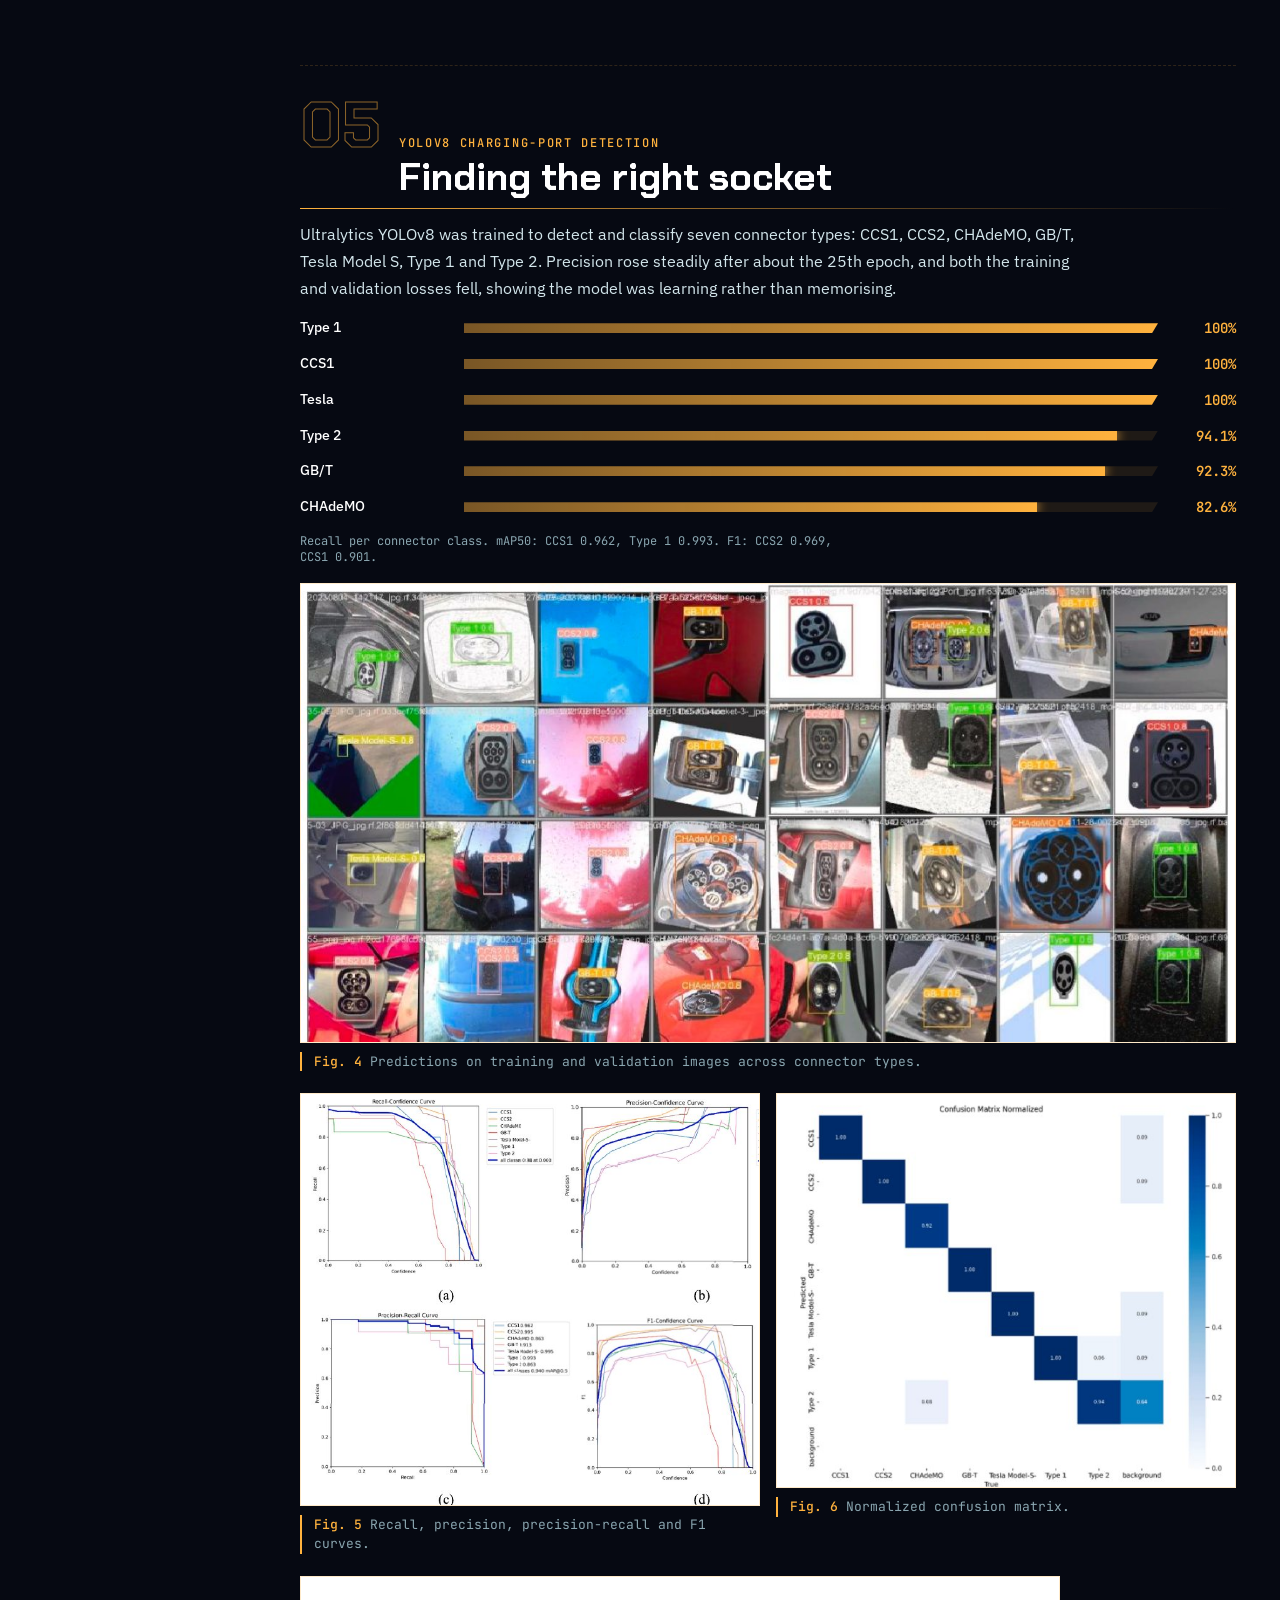
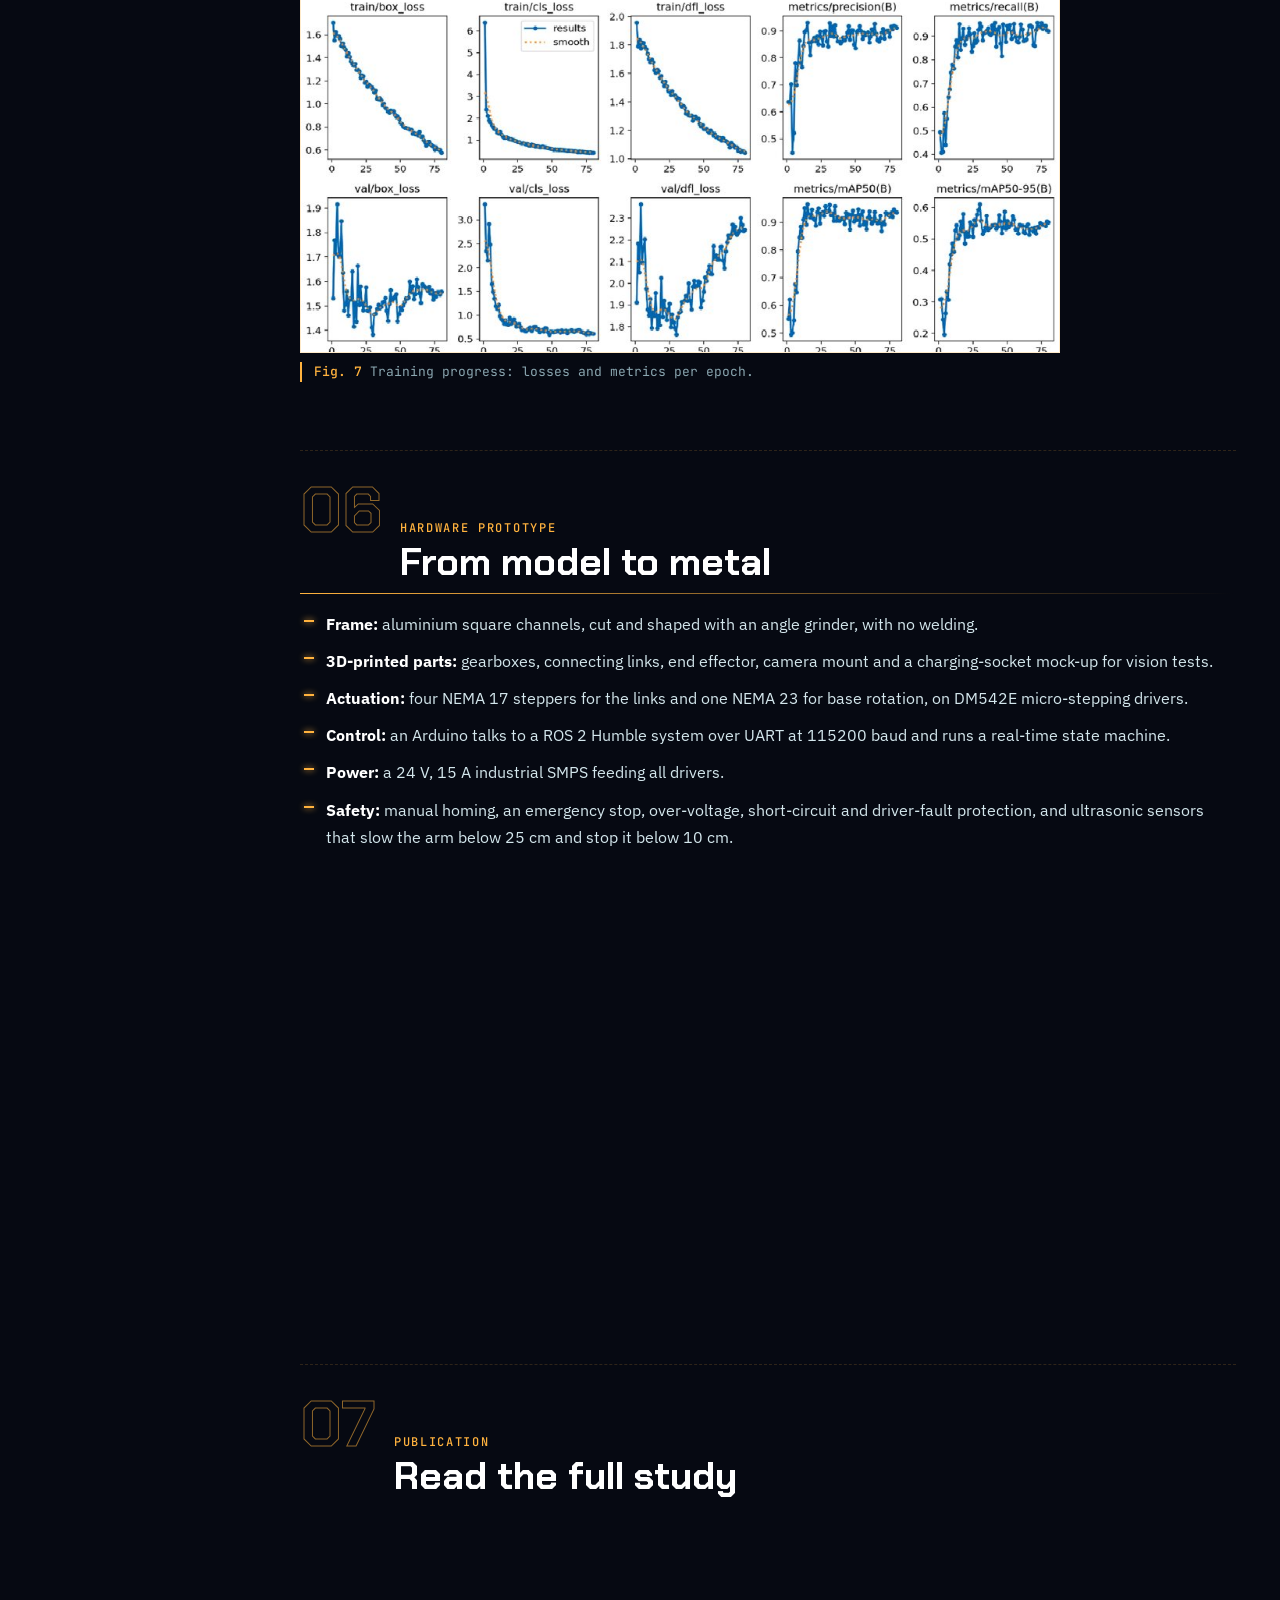
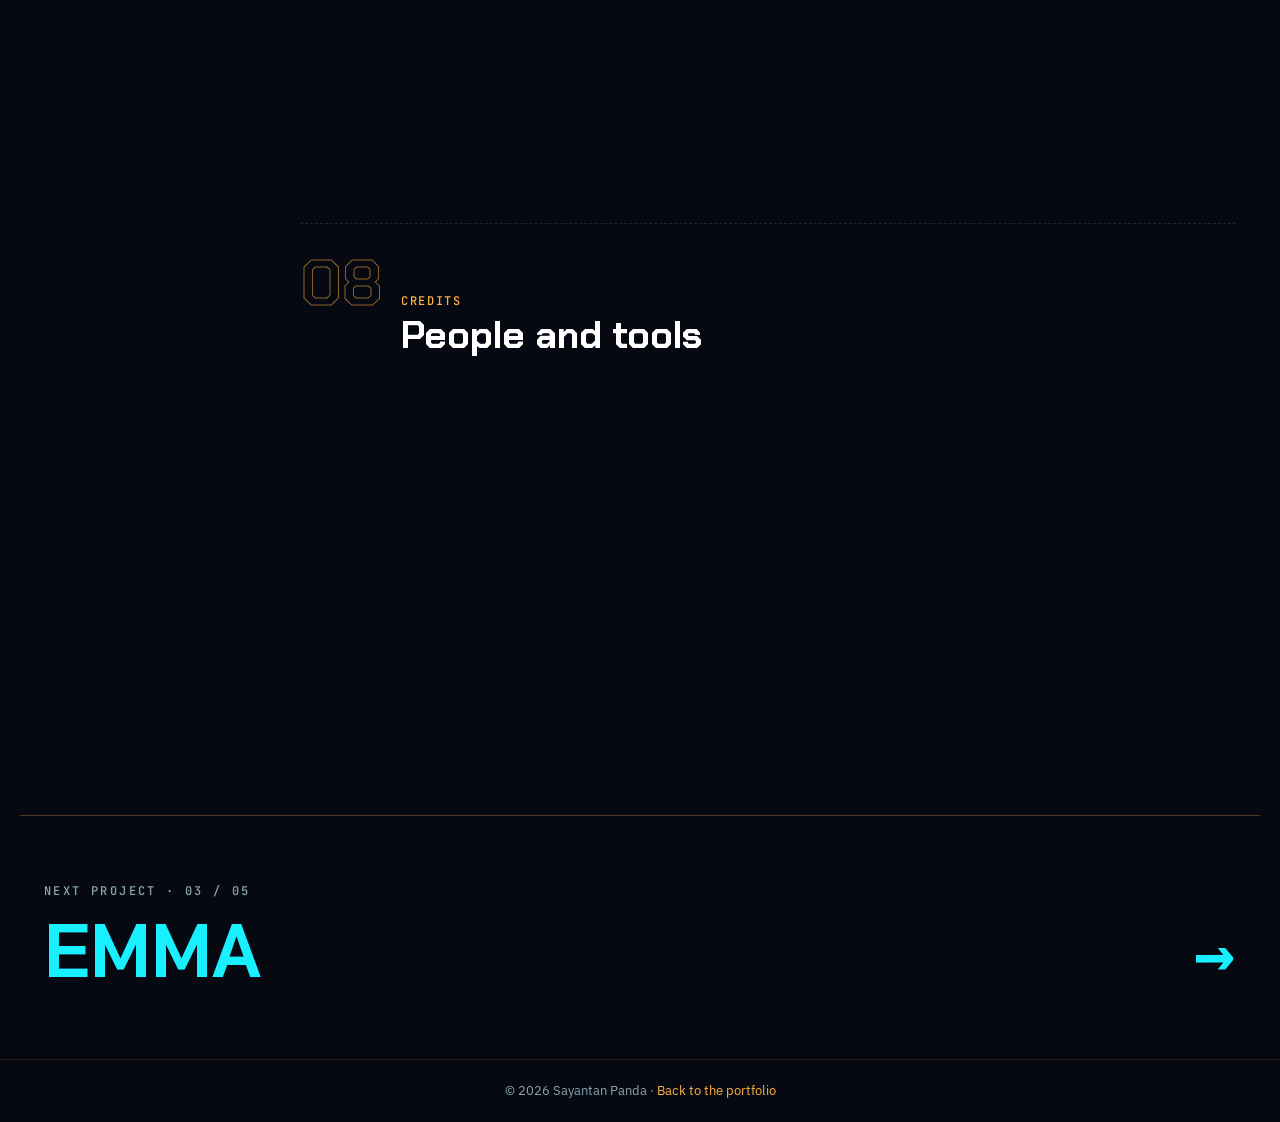
<file: projects/plugpal.html>
<!DOCTYPE html>
<html lang="en">
<head>
<meta charset="utf-8">
<meta name="viewport" content="width=device-width,initial-scale=1">
<title>PlugPal – Project by Sayantan Panda</title>
<meta name="description" content="PlugPal: an autonomous six-axis EV charging arm with ANSYS analysis, ROS 2 and MoveIt control and YOLOv8 charging-port detection. Published in Results in Engineering, 2025.">
<link rel="canonical" href="https://www.sayantanpanda.in/projects/plugpal.html">
<meta property="og:type" content="article"><meta property="og:site_name" content="Sayantan Panda">
<meta property="og:title" content="PlugPal – Sayantan Panda"><meta property="og:description" content="PlugPal: an autonomous six-axis EV charging arm with ANSYS analysis, ROS 2 and MoveIt control and YOLOv8 charging-port detection. Published in Results in Engineering, 2025.">
<meta property="og:url" content="https://www.sayantanpanda.in/projects/plugpal.html"><meta property="og:image" content="https://www.sayantanpanda.in/assets/projects/plugpal.jpg">
<meta name="twitter:card" content="summary_large_image"><meta name="theme-color" content="#060912">
<link rel="icon" href="../assets/logo.jpg">
<link rel="preconnect" href="https://fonts.googleapis.com"><link rel="preconnect" href="https://fonts.gstatic.com" crossorigin>
<link href="https://fonts.googleapis.com/css2?family=Chakra+Petch:wght@500;600;700&family=IBM+Plex+Sans:wght@400;500&family=JetBrains+Mono:wght@400;500;700&display=swap" rel="stylesheet">
<link rel="stylesheet" href="project.css">
</head>
<body style="--ac:255,178,62">
<div id="warp" aria-hidden="true"><div class="bd" style="top:calc(100%/12*0);transition-delay:0.000s"></div><div class="bd" style="top:calc(100%/12*1);transition-delay:0.035s"></div><div class="bd" style="top:calc(100%/12*2);transition-delay:0.070s"></div><div class="bd" style="top:calc(100%/12*3);transition-delay:0.105s"></div><div class="bd" style="top:calc(100%/12*4);transition-delay:0.140s"></div><div class="bd" style="top:calc(100%/12*5);transition-delay:0.175s"></div><div class="bd" style="top:calc(100%/12*6);transition-delay:0.020s"></div><div class="bd" style="top:calc(100%/12*7);transition-delay:0.055s"></div><div class="bd" style="top:calc(100%/12*8);transition-delay:0.090s"></div><div class="bd" style="top:calc(100%/12*9);transition-delay:0.125s"></div><div class="bd" style="top:calc(100%/12*10);transition-delay:0.160s"></div><div class="bd" style="top:calc(100%/12*11);transition-delay:0.195s"></div><div class="hd"><div><em>PROJECT 02 / 05 · LOADED</em><b>PlugPal</b><i></i></div></div></div>
<i id="bar"></i><div class="grid-bg"></div><canvas id="fx" aria-hidden="true"></canvas>
<header class="ph">
 <a class="back" href="../index.html#projects" data-leave="home" data-label="Portfolio"><b>&#8592;</b> Back to projects</a>
 <nav aria-label="Sections"><a href="#overview">Overview</a><a href="#design">Design</a><a href="#analysis">Analysis</a><a href="#control">Control</a><a href="#vision">Port detection</a><a href="#build">Build</a><a href="#paper">Publication</a><a href="#team">Team & stack</a></nav>
 <div class="pn"><a href="greenvault.html" data-leave="pj" data-label="GreenVault" aria-label="Previous project: GreenVault">&#8249;</a><span>02 / 05</span><a href="emma.html" data-leave="pj" data-label="EMMA" aria-label="Next project: EMMA">&#8250;</a></div>
</header>

<section class="hero">
 <div>
  <p class="eyebrow rv">Project 02 / Robotic arm · EV charging · ROS 2</p>
  <h1>PlugPal</h1>
  <p class="sub rv">A six-axis robotic arm that finds an electric vehicle’s charging port with YOLOv8 and plugs it in by itself, designed, simulated, stress-tested and built as a hardware prototype.</p>
  <div class="meta rv"><div><span>Timeline</span>Dec 2023 – present</div><div><span>Where</span>Wireless Charging Research Centre, SRMIST</div><div><span>Funding</span>SIIEC – NewGen IEDC, NSTEDB, Govt. of India</div><div><span>Published</span>Results in Engineering 26 (2025)</div></div>
  <div class="badges rv"><span class="badge "><i></i>Published · Elsevier, 2025</span><span class="badge am"><i></i>Hardware prototype</span><span class="badge alt"><i></i>ROS 2 · MoveIt</span></div>
  <div class="ctas rv"><a class="btn" href="https://www.sciencedirect.com/science/article/pii/S2590123025015087" target="_blank" rel="noopener">Read the paper &#8599;</a><a class="btn ghost" href="#vision">See the results</a></div>
 </div>
 <div class="frame rv contain"><i class="cn a"></i><i class="cn b"></i><i class="cn c"></i><i class="cn d"></i>
  <div class="fi"><img src="../assets/projects/plugpal.jpg" alt="PlugPal"><i class="scan"></i></div><i class="xh"></i>
  <span class="hud t">ACRA · 6-DOF</span><span class="hud b">PORT: CCS1 · 0.962</span></div>
 <div class="scroll-cue">SCROLL<i></i></div>
</section>

<div class="stats"><div class="stat rv d0"><b data-v="6" data-d="0" data-p="" data-s="">6</b><span>axes, every joint independent</span></div><div class="stat rv d1"><b data-v="2.6" data-d="1" data-p="" data-s=" kg">2.6 kg</b><span>maximum payload</span></div><div class="stat rv d2"><b data-v="1350" data-d="0" data-p="" data-s=" mm">1,350 mm</b><span>vertical reach (750 mm horizontal)</span></div><div class="stat rv d3"><b data-v="0.962" data-d="3" data-p="" data-s="">0.962</b><span>mAP50 on CCS1 ports, 100% recall</span></div></div>

<div class="doc">
 <aside class="toc"><p>CONTENTS</p><a href="#overview"><em>01</em>Overview</a><a href="#design"><em>02</em>Design</a><a href="#analysis"><em>03</em>Analysis</a><a href="#control"><em>04</em>Control</a><a href="#vision"><em>05</em>Port detection</a><a href="#build"><em>06</em>Build</a><a href="#paper"><em>07</em>Publication</a><a href="#team"><em>08</em>Team & stack</a></aside>
 <main><section class="blk" id="overview"><div class="bh"><span class="no">01</span><h2><small>Overview</small>Charging without a human hand</h2></div><p class="lead rv">EV charging still needs a person to park precisely, lift a heavy cable, pick the right plug and push it home. PlugPal, an <strong>autonomous charging robot arm (ACRA)</strong>, removes that step. A camera finds the port, YOLOv8 tells which standard it is, and a six-axis arm moves the connector into it.</p><p class="rv">The work covers the whole chain: CAD design, finite element and dynamic analysis to size every link and motor, a ROS 2 digital twin with MoveIt motion planning, a YOLOv8 port detector, and a fabricated prototype. It was funded by the SIIEC – NewGen IEDC programme of NSTEDB, Government of India, and published in <em>Results in Engineering</em>.</p><div class="split"><div class="card bad rv"><h4><span class="tag">PROBLEM</span>Manual charging today</h4><ul><li>Drivers must park accurately and handle heavy cables.</li><li>Port positions differ: front, rear, left, right or centre.</li><li>Several connector standards coexist (CCS1, CCS2, CHAdeMO, GB/T, Type 1, Type 2, Tesla).</li><li>Most commercial robots work with one plug type at a fixed spot.</li></ul></div><div class="card good rv d1"><h4><span class="tag">APPROACH</span>PlugPal’s answer</h4><ul><li>Vision finds and classifies the port, whatever the car.</li><li>A six-axis arm with a plug gripper reaches it.</li><li>ROS 2 and MoveIt plan collision-free paths with inverse kinematics.</li><li>Real-time battery monitoring and safety interlocks.</li></ul></div></div></section><section class="blk" id="design"><div class="bh"><span class="no">02</span><h2><small>Mechanical design</small>Engineering the arm</h2></div><p class="rv">The arm is a serial manipulator with six revolute joints, modelled on the human arm: base, shoulder, elbow and wrist links ending in a plug gripper. It was modelled part by part in SolidWorks and then assembled. To reduce the load on each joint, the joints are driven by paired servo motors.</p><div class="figs" style="--cols:2"><figure class="fig rv"><div class="im"><img src="../assets/projects/plugpal/design.jpg" alt="Fig. 1 CAD parts (base link and links 1–6) and the assembled six-axis arm." loading="lazy"></div><figcaption><b>Fig. 1</b> CAD parts (base link and links 1–6) and the assembled six-axis arm.</figcaption></figure><figure class="fig rv dark"><div class="im"><img src="../assets/projects/plugpal.jpg" alt="Fig. 2 Rendered assembly of the arm." loading="lazy"></div><figcaption><b>Fig. 2</b> Rendered assembly of the arm.</figcaption></figure></div><div class="tw rv"><table><thead><tr><th>Specification</th><th>Value</th></tr></thead><tbody><tr><td>Axes</td><td>6, all independent and controllable at the same time</td></tr><tr><td>Payload</td><td>0.5 – 2.6 kg</td></tr><tr><td>Reach</td><td>750 mm horizontal, 1350 mm vertical</td></tr><tr><td>Drives (design)</td><td>1 × 150 kg·cm, 4 × 80 kg·cm, 3 × 35 kg·cm servos</td></tr><tr><td>Link lengths</td><td>Base 250, L1 300, L2 350, L3 200, L4 150, L5 100, L6 100 mm</td></tr><tr><td>End effector</td><td>Plug gripper</td></tr></tbody></table></div></section><section class="blk" id="analysis"><div class="bh"><span class="no">03</span><h2><small>Simulation and validation</small>Proving it will hold</h2></div><div class="steps"><i class="line"></i><div class="step" data-n="01"><h4>Finite element analysis</h4><p>IGES models were meshed in ANSYS Workbench and loaded link by link, comparing structural steel with aluminium alloy for deformation and stress.</p></div><div class="step" data-n="02"><h4>Multi-body dynamics</h4><p>A 26-second motion took the arm to full reach and back with a 2.5 kg payload, logging the directional and total force at every joint.</p></div><div class="step" data-n="03"><h4>Payload and gravity study</h4><p>Joint moments were compared for payloads from 0 to 2.6 kg and with and without standard gravity; joint 2 carries the highest moment.</p></div><div class="step" data-n="04"><h4>Hand calculation</h4><p>Static torque equations for all six joints validated the simulation and fixed the motor sizes.</p></div><div class="step" data-n="05"><h4>Vibration check</h4><p>Natural frequency, damping ratio and Rayleigh damping were worked out to keep the arm stable at speed.</p></div></div><div class="tw rv"><table><thead><tr><th>Joint</th><th>Link length (m)</th><th>Link mass (kg)</th><th>Torque at 2.6 kg payload (N·m)</th></tr></thead><tbody><tr><td>Joint 1</td><td>0.30</td><td>0.720</td><td>45.46</td></tr><tr><td>Joint 2</td><td>0.35</td><td>0.844</td><td>30.97</td></tr><tr><td>Joint 3</td><td>0.20</td><td>0.403</td><td>16.81</td></tr><tr><td>Joint 4</td><td>0.15</td><td>0.310</td><td>9.96</td></tr><tr><td>Joint 5</td><td>0.10</td><td>0.256</td><td>5.36</td></tr><tr><td>Joint 6</td><td>0.10</td><td>0.156</td><td>2.58</td></tr></tbody></table></div></section><section class="blk" id="control"><div class="bh"><span class="no">04</span><h2><small>Virtual control</small>A digital twin in ROS 2</h2></div><p class="rv">A URDF generated from the meshes was extended with ros2_control and Gazebo plugins and spawned in RViz2 and Gazebo. Forward kinematics was tested from Python by sending known joint angles. Inverse kinematics uses the <strong>KDL</strong> solver, and <strong>MoveIt</strong> plans the motion; after trying several planners, <strong>RRT*</strong> was chosen and its planning time tuned for the digital twin. Different goal positions for the tool centre point were reached successfully in RViz.</p><figure class="fig rv md"><div class="im"><img src="../assets/projects/plugpal/framework.jpg" alt="Fig. 3 Validation framework: RGB camera, YOLOv8 port detection, inverse kinematics in ROS 2 and trajectory execution for the plug-in." loading="lazy"></div><figcaption><b>Fig. 3</b> Validation framework: RGB camera, YOLOv8 port detection, inverse kinematics in ROS 2 and trajectory execution for the plug-in.</figcaption></figure></section><section class="blk" id="vision"><div class="bh"><span class="no">05</span><h2><small>YOLOv8 charging-port detection</small>Finding the right socket</h2></div><p class="rv">Ultralytics YOLOv8 was trained to detect and classify seven connector types: CCS1, CCS2, CHAdeMO, GB/T, Tesla Model S, Type 1 and Type 2. Precision rose steadily after about the 25th epoch, and both the training and validation losses fell, showing the model was learning rather than memorising.</p><div class="meters"><div class="mt"><span>Type 1</span><div class="tr"><i data-w="100"></i></div><b>100%</b></div><div class="mt"><span>CCS1</span><div class="tr"><i data-w="100"></i></div><b>100%</b></div><div class="mt"><span>Tesla</span><div class="tr"><i data-w="100"></i></div><b>100%</b></div><div class="mt"><span>Type 2</span><div class="tr"><i data-w="94.1"></i></div><b>94.1%</b></div><div class="mt"><span>GB/T</span><div class="tr"><i data-w="92.3"></i></div><b>92.3%</b></div><div class="mt"><span>CHAdeMO</span><div class="tr"><i data-w="82.6"></i></div><b>82.6%</b></div></div><p class="mcap">Recall per connector class. mAP50: CCS1 0.962, Type 1 0.993. F1: CCS2 0.969, CCS1 0.901.</p><figure class="fig rv"><div class="im"><img src="../assets/projects/plugpal/predictions.jpg" alt="Fig. 4 Predictions on training and validation images across connector types." loading="lazy"></div><figcaption><b>Fig. 4</b> Predictions on training and validation images across connector types.</figcaption></figure><div class="figs" style="--cols:2"><figure class="fig rv"><div class="im"><img src="../assets/projects/plugpal/curves.jpg" alt="Fig. 5 Recall, precision, precision-recall and F1 curves." loading="lazy"></div><figcaption><b>Fig. 5</b> Recall, precision, precision-recall and F1 curves.</figcaption></figure><figure class="fig rv"><div class="im"><img src="../assets/projects/plugpal/confusion.jpg" alt="Fig. 6 Normalized confusion matrix." loading="lazy"></div><figcaption><b>Fig. 6</b> Normalized confusion matrix.</figcaption></figure></div><figure class="fig rv md"><div class="im"><img src="../assets/projects/plugpal/training.jpg" alt="Fig. 7 Training progress: losses and metrics per epoch." loading="lazy"></div><figcaption><b>Fig. 7</b> Training progress: losses and metrics per epoch.</figcaption></figure></section><section class="blk" id="build"><div class="bh"><span class="no">06</span><h2><small>Hardware prototype</small>From model to metal</h2></div><ul class="tick rv"><li><strong>Frame:</strong> aluminium square channels, cut and shaped with an angle grinder, with no welding.</li><li><strong>3D-printed parts:</strong> gearboxes, connecting links, end effector, camera mount and a charging-socket mock-up for vision tests.</li><li><strong>Actuation:</strong> four NEMA 17 steppers for the links and one NEMA 23 for base rotation, on DM542E micro-stepping drivers.</li><li><strong>Control:</strong> an Arduino talks to a ROS 2 Humble system over UART at 115200 baud and runs a real-time state machine.</li><li><strong>Power:</strong> a 24 V, 15 A industrial SMPS feeding all drivers.</li><li><strong>Safety:</strong> manual homing, an emergency stop, over-voltage, short-circuit and driver-fault protection, and ultrasonic sensors that slow the arm below 25 cm and stop it below 10 cm.</li></ul><figure class="fig rv md"><div class="im"><img src="../assets/projects/plugpal/hardware.jpg" alt="Fig. 8 Fabricated robot: (a) the arm with its vision camera, (b) 3D-printed joints, (c) 3D-printed charging socket." loading="lazy"></div><figcaption><b>Fig. 8</b> Fabricated robot: (a) the arm with its vision camera, (b) 3D-printed joints, (c) 3D-printed charging socket.</figcaption></figure></section><section class="blk" id="paper"><div class="bh"><span class="no">07</span><h2><small>Publication</small>Read the full study</h2></div><div class="pub rv"><div class="yr">2025<small>Journal article</small></div><div><h4>Integrated design and YOLO based control framework for autonomous EV charging robot platforms</h4><p>V.C. Mahaadevan, Narayanamoorthi R, ShanmugamPillai Pushparaj Logeshwer, Harshit Jain, <b>Sayantan Panda</b>, Petr Moldrik, Tomas Novak, Radomir Gono<br>Results in Engineering 26 (2025) 105438 · Elsevier · open access · doi:10.1016/j.rineng.2025.105438</p><a class="btn" href="https://www.sciencedirect.com/science/article/pii/S2590123025015087" target="_blank" rel="noopener">Read the paper &#8599;</a></div></div></section><section class="blk" id="team"><div class="bh"><span class="no">08</span><h2><small>Credits</small>People and tools</h2></div><h3 class="rv">Collaborators</h3><div class="team rv"><span class="me">Sayantan Panda<small>methodology, investigation, resources</small></span><span class="">V.C. Mahaadevan</span><span class="">Dr. R. Narayanamoorthi<small>SRMIST</small></span><span class="">S. P. Logeshwer</span><span class="">Harshit Jain</span><span class="">Petr Moldrik<small>VSB-TU Ostrava</small></span><span class="">Tomas Novak<small>VSB-TU Ostrava</small></span><span class="">Radomir Gono<small>VSB-TU Ostrava</small></span></div><h3 class="rv">Tech stack</h3><div class="chips rv"><span>SolidWorks</span><span>ANSYS Workbench</span><span>ROS 2 Humble</span><span>MoveIt</span><span>KDL</span><span>RRT*</span><span>Gazebo</span><span>RViz2</span><span>YOLOv8</span><span>Python</span><span>Arduino</span><span>NEMA 17 / 23 + DM542E</span></div></section></main>
</div>

<a class="nx" href="emma.html" data-leave="pj" data-label="EMMA" style="--nc:rgb(25,240,255)"><small>Next project · 03 / 05</small><strong>EMMA</strong><span class="arr">&#8594;</span></a>
<footer class="pf">© <span id="yr">2026</span> Sayantan Panda · <a href="../index.html#projects" data-leave="home" data-label="Portfolio">Back to the portfolio</a></footer>

<div id="lbx" role="dialog" aria-modal="true" aria-label="Image viewer"><span class="c"></span><button class="x">Close &#215;</button><button class="p" aria-label="Previous">&#8249;</button><img alt=""><p></p><button class="n" aria-label="Next">&#8250;</button></div>
<script>document.getElementById("yr").textContent=new Date().getFullYear()</script>
<script src="project.js"></script>
</body>
</html>
</file>
<file: projects/project.css>
/* Shared styles for the project detail pages. Colours match the main portfolio;
   each page sets its own accent with --ac (an "r,g,b" triple) on <body>. */
:root{--c:#19f0ff;--m:#ff3fd2;--a:#ffb23e;--bg:#060912;--bg2:#0a1020;--tx:#d3e6ec;--mu:#8aa6b0;--ln:rgba(25,240,255,.22)}
*{box-sizing:border-box;margin:0;padding:0}
html{scroll-behavior:smooth;scroll-padding-top:80px}
body{background:var(--bg);color:var(--tx);font:16px/1.7 'IBM Plex Sans',system-ui,sans-serif;overflow-x:hidden;--A:rgb(var(--ac));--Aa:rgba(var(--ac),.28)}
body.lock{overflow:hidden}
h1,h2,h3,h4,.btn,.mono{font-family:'Chakra Petch',system-ui,sans-serif}
a{color:var(--A);text-decoration:none}a:hover{color:#fff}
img{max-width:100%;display:block}
::selection{background:var(--A);color:#000}
#fx{position:fixed;inset:0;z-index:0;pointer-events:none}
.grid-bg{position:fixed;inset:0;z-index:0;pointer-events:none;background:
 linear-gradient(rgba(var(--ac),.05) 1px,transparent 1px) 0 0/48px 48px,
 linear-gradient(90deg,rgba(var(--ac),.05) 1px,transparent 1px) 0 0/48px 48px;
 mask-image:radial-gradient(ellipse at 50% 30%,#000 10%,transparent 75%);-webkit-mask-image:radial-gradient(ellipse at 50% 30%,#000 10%,transparent 75%)}

/* ---------- top bar ---------- */
.ph{position:fixed;top:0;left:0;right:0;z-index:20;display:flex;align-items:center;gap:14px;padding:10px 20px;background:rgba(6,9,18,.82);backdrop-filter:blur(10px);-webkit-backdrop-filter:blur(10px);border-bottom:1px solid var(--Aa)}
.back{display:inline-flex;align-items:center;gap:8px;font:600 14px 'Chakra Petch',sans-serif;color:#fff;padding:7px 14px;border:1px solid var(--A);background:rgba(var(--ac),.1);clip-path:polygon(10px 0,100% 0,100% 100%,0 100%,0 10px);white-space:nowrap;transition:.2s}
.back:hover{background:var(--A);color:#000}
.back b{transition:transform .2s}.back:hover b{transform:translateX(-4px)}
.ph nav{display:flex;gap:2px;overflow-x:auto;scrollbar-width:none;flex:1;min-width:0}
.ph nav::-webkit-scrollbar{display:none}
.ph nav a{color:var(--mu);font:500 13px 'Chakra Petch',sans-serif;padding:6px 9px;white-space:nowrap;border-bottom:2px solid transparent}
.ph nav a:hover,.ph nav a.on{color:#fff;border-bottom-color:var(--A)}
.pn{display:flex;align-items:center;gap:6px;font:500 13px 'JetBrains Mono',monospace;color:var(--mu);white-space:nowrap}
.pn a{display:grid;place-items:center;width:30px;height:30px;border:1px solid var(--Aa);color:#fff}.pn a:hover{border-color:var(--A);background:rgba(var(--ac),.15)}
#bar{position:fixed;top:0;left:0;height:2px;width:0;background:var(--A);box-shadow:0 0 12px var(--A);z-index:25}

/* ---------- hero ---------- */
.hero{position:relative;z-index:1;min-height:100vh;display:grid;grid-template-columns:1.15fr .85fr;gap:48px;align-items:center;max-width:1240px;margin:0 auto;padding:110px 24px 40px}
.eyebrow{font:500 13px 'JetBrains Mono',monospace;color:var(--A);letter-spacing:.12em;text-transform:uppercase;display:flex;align-items:center;gap:10px}
.eyebrow::before{content:"";width:34px;height:1px;background:var(--A)}
.hero h1{font-size:clamp(44px,7.4vw,98px);line-height:.95;color:#fff;margin:14px 0 12px;text-shadow:0 0 30px rgba(var(--ac),.45);letter-spacing:-.01em;word-break:break-word}
.hero h1.long{font-size:clamp(34px,4.6vw,60px);line-height:1.05}
.sub{font:500 clamp(17px,1.8vw,21px)/1.45 'Chakra Petch',sans-serif;color:#cfe;max-width:640px}
.meta{display:grid;grid-template-columns:repeat(2,minmax(0,1fr));gap:1px;margin:26px 0 18px;background:var(--Aa);border:1px solid var(--Aa)}
.meta div{background:rgba(8,13,24,.92);padding:10px 14px;font-size:14px;line-height:1.45}
.meta span{display:block;font:500 11px 'JetBrains Mono',monospace;color:var(--A);letter-spacing:.1em;text-transform:uppercase;margin-bottom:3px}
.badges{display:flex;flex-wrap:wrap;gap:8px;margin-bottom:22px}
.badge{font:600 12px 'Chakra Petch',sans-serif;letter-spacing:.04em;padding:4px 11px;border:1px solid var(--A);color:#fff;background:rgba(var(--ac),.12);display:inline-flex;align-items:center;gap:7px}
.badge i{width:7px;height:7px;border-radius:50%;background:var(--A);box-shadow:0 0 10px var(--A);animation:pulse 1.6s infinite}
.badge.alt{border-color:var(--m);background:rgba(255,63,210,.1)}.badge.alt i{background:var(--m);box-shadow:0 0 10px var(--m)}
.badge.am{border-color:var(--a);background:rgba(255,178,62,.1)}.badge.am i{background:var(--a);box-shadow:0 0 10px var(--a)}
@keyframes pulse{50%{opacity:.25}}
.ctas{display:flex;flex-wrap:wrap;gap:10px}
.btn{position:relative;display:inline-flex;align-items:center;gap:8px;padding:11px 20px;font-weight:600;font-size:15px;color:#000;background:var(--A);border:1px solid var(--A);clip-path:polygon(0 0,calc(100% - 12px) 0,100% 12px,100% 100%,12px 100%,0 calc(100% - 12px));transition:.2s;overflow:hidden}
.btn:hover{color:#000;box-shadow:0 0 24px var(--A);transform:translateY(-2px)}
.btn.ghost{background:transparent;color:#fff}.btn.ghost:hover{background:rgba(var(--ac),.15);color:#fff}
.btn::after{content:"";position:absolute;inset:0;background:linear-gradient(110deg,transparent 30%,rgba(255,255,255,.45) 50%,transparent 70%);transform:translateX(-120%);transition:transform .6s}
.btn:hover::after{transform:translateX(120%)}

.frame{position:relative;aspect-ratio:4/5;max-height:76vh;justify-self:center;width:100%}
.frame .fi{position:absolute;inset:0;overflow:hidden;clip-path:polygon(0 0,calc(100% - 30px) 0,100% 30px,100% 100%,30px 100%,0 calc(100% - 30px));background:#0d1626;border:1px solid var(--Aa)}
.frame .fi img{width:100%;height:100%;object-fit:cover;transform:scale(1.04);transition:transform 6s ease-out}
.frame.contain .fi img{object-fit:contain;padding:14px;background:radial-gradient(circle at 50% 40%,#1a2636,#0b111d)}
.frame:hover .fi img{transform:scale(1.1)}
.frame .scan{position:absolute;left:0;right:0;height:22%;background:linear-gradient(180deg,transparent,rgba(var(--ac),.28),transparent);animation:scan 3.6s linear infinite;mix-blend-mode:screen;pointer-events:none}
@keyframes scan{from{top:-25%}to{top:105%}}
.frame .cn{position:absolute;width:26px;height:26px;border:2px solid var(--A);z-index:2}
.frame .cn.a{top:-8px;left:-8px;border-right:0;border-bottom:0}.frame .cn.b{top:-8px;right:-8px;border-left:0;border-bottom:0}
.frame .cn.c{bottom:-8px;left:-8px;border-right:0;border-top:0}.frame .cn.d{bottom:-8px;right:-8px;border-left:0;border-top:0}
.frame .hud{position:absolute;z-index:2;font:500 11px 'JetBrains Mono',monospace;color:#fff;background:rgba(6,9,18,.75);padding:3px 8px;border-left:2px solid var(--A)}
.frame .hud.t{top:14px;left:14px}.frame .hud.b{bottom:14px;right:14px}
.frame .hud.t::before{content:"\25CF ";color:#ff4d6d;animation:pulse 1s infinite}
.frame .xh{position:absolute;inset:0;z-index:1;pointer-events:none;background:
 linear-gradient(var(--Aa),var(--Aa)) 50% 50%/1px 40px no-repeat,linear-gradient(var(--Aa),var(--Aa)) 50% 50%/40px 1px no-repeat}
.scroll-cue{position:absolute;bottom:22px;left:50%;transform:translateX(-50%);font:500 11px 'JetBrains Mono',monospace;color:var(--mu);letter-spacing:.2em;display:flex;flex-direction:column;align-items:center;gap:8px}
.scroll-cue i{width:1px;height:38px;background:linear-gradient(var(--A),transparent);animation:cue 1.8s infinite}
@keyframes cue{0%{transform:scaleY(0);transform-origin:top}50%{transform:scaleY(1);transform-origin:top}51%{transform-origin:bottom}100%{transform:scaleY(0);transform-origin:bottom}}

/* ---------- stats ---------- */
.stats{position:relative;z-index:1;max-width:1240px;margin:0 auto 20px;padding:0 24px;display:grid;grid-template-columns:repeat(4,1fr);gap:14px}
.stat{position:relative;padding:20px 18px;background:linear-gradient(135deg,rgba(var(--ac),.1),rgba(10,16,32,.9));border:1px solid var(--Aa);overflow:hidden}
.stat b{display:block;font:700 clamp(28px,3.4vw,42px)/1 'Chakra Petch',sans-serif;color:#fff;text-shadow:0 0 18px rgba(var(--ac),.6)}
.stat span{display:block;margin-top:8px;font-size:13px;color:var(--mu);line-height:1.4}
.stat::after{content:"";position:absolute;right:-30px;top:-30px;width:80px;height:80px;border:1px solid var(--Aa);border-radius:50%;box-shadow:0 0 0 14px rgba(var(--ac),.04),0 0 0 28px rgba(var(--ac),.03)}

/* ---------- document layout ---------- */
.doc{position:relative;z-index:1;max-width:1240px;margin:0 auto;padding:30px 24px 40px;display:grid;grid-template-columns:210px minmax(0,1fr);gap:46px}
.toc{position:sticky;top:90px;align-self:start;font:500 13px 'Chakra Petch',sans-serif;border-left:1px solid var(--Aa)}
.toc a{display:flex;gap:10px;color:var(--mu);padding:6px 0 6px 14px;margin-left:-1px;border-left:2px solid transparent;transition:.2s}
.toc a em{font:normal 11px 'JetBrains Mono',monospace;color:rgba(var(--ac),.7);padding-top:2px}
.toc a:hover,.toc a.on{color:#fff;border-left-color:var(--A);background:linear-gradient(90deg,rgba(var(--ac),.12),transparent)}
.toc p{font:500 11px 'JetBrains Mono',monospace;color:var(--A);letter-spacing:.15em;padding:0 0 10px 14px}

.blk{padding:34px 0 46px;border-bottom:1px dashed rgba(var(--ac),.16)}
.blk:last-child{border-bottom:0}
.bh{display:flex;align-items:baseline;gap:18px;margin-bottom:22px;position:relative}
.bh .no{font:700 64px/0.8 'Chakra Petch',sans-serif;color:transparent;-webkit-text-stroke:1px rgba(var(--ac),.55);flex:none}
.bh h2{font-size:clamp(26px,3.4vw,38px);line-height:1.1;color:#fff;position:relative}
.bh h2 small{display:block;font:500 12px 'JetBrains Mono',monospace;color:var(--A);letter-spacing:.14em;text-transform:uppercase;margin-bottom:6px}
.bh::after{content:"";position:absolute;left:0;right:0;bottom:-10px;height:1px;background:linear-gradient(90deg,var(--A),transparent);transform:scaleX(0);transform-origin:left;transition:transform 1s .2s cubic-bezier(.2,.8,.2,1)}
.blk.in .bh::after{transform:scaleX(1)}
.blk p{margin-bottom:14px;max-width:78ch}
.blk p strong,.blk li strong{color:#fff}
.lead{font-size:18px;color:#e6f6fa}
.blk h3{font-size:20px;color:#fff;margin:28px 0 12px;display:flex;align-items:center;gap:10px}
.blk h3::before{content:"";width:10px;height:10px;background:var(--A);clip-path:polygon(50% 0,100% 50%,50% 100%,0 50%)}
ul.tick{list-style:none;margin:6px 0 16px}
ul.tick li{position:relative;padding:5px 0 5px 26px}
ul.tick li::before{content:"";position:absolute;left:4px;top:14px;width:10px;height:2px;background:var(--A);box-shadow:0 0 6px var(--A)}

/* reveal */
.rv{opacity:0;transform:translateY(28px);transition:opacity .8s cubic-bezier(.2,.8,.2,1),transform .8s cubic-bezier(.2,.8,.2,1)}
.rv.in{opacity:1;transform:none}
.rv.d1{transition-delay:.08s}.rv.d2{transition-delay:.16s}.rv.d3{transition-delay:.24s}.rv.d4{transition-delay:.32s}

/* split problem / solution */
.split{display:grid;grid-template-columns:1fr 1fr;gap:16px}
.card{position:relative;padding:20px 22px;background:var(--bg2);border:1px solid var(--Aa);clip-path:polygon(0 0,calc(100% - 16px) 0,100% 16px,100% 100%,0 100%)}
.card h4{font-size:17px;color:#fff;margin-bottom:8px;display:flex;align-items:center;gap:9px}
.card h4 .tag{font:600 11px 'JetBrains Mono',monospace;padding:2px 7px;border:1px solid currentColor;letter-spacing:.08em}
.card.bad h4 .tag{color:#ff6b8a}.card.good h4 .tag{color:var(--A)}
.card ul{list-style:none}.card li{padding:5px 0 5px 20px;position:relative;font-size:15px}
.card.bad li::before{content:"\00D7";position:absolute;left:2px;color:#ff6b8a;font-weight:700}
.card.good li::before{content:"\2713";position:absolute;left:1px;color:var(--A);font-weight:700}

/* features */
.feats{display:grid;grid-template-columns:repeat(auto-fill,minmax(230px,1fr));gap:14px}
.feat{position:relative;padding:20px;background:var(--bg2);border:1px solid var(--Aa);transition:.3s;overflow:hidden}
.feat::before{content:"";position:absolute;inset:0;background:radial-gradient(circle at var(--mx,50%) var(--my,0%),rgba(var(--ac),.2),transparent 60%);opacity:0;transition:.3s}
.feat:hover{border-color:var(--A);transform:translateY(-4px)}.feat:hover::before{opacity:1}
.feat em{font:normal 12px 'JetBrains Mono',monospace;color:var(--A)}
.feat h4{font-size:17px;color:#fff;margin:6px 0;position:relative}
.feat p{font-size:14.5px;margin:0;color:#bcd;position:relative}

/* steps / pipeline */
.steps{position:relative;margin:10px 0 18px;padding-left:46px}
.steps::before{content:"";position:absolute;left:17px;top:6px;bottom:6px;width:2px;background:rgba(var(--ac),.15)}
.steps .line{position:absolute;left:17px;top:6px;width:2px;height:0;background:var(--A);box-shadow:0 0 10px var(--A);transition:height .2s linear}
.step{position:relative;padding:0 0 22px}
.step::before{content:attr(data-n);position:absolute;left:-46px;top:0;width:36px;height:36px;display:grid;place-items:center;font:700 13px 'JetBrains Mono',monospace;color:var(--A);background:var(--bg);border:1px solid var(--A);clip-path:polygon(50% 0,100% 50%,50% 100%,0 50%);transition:.4s}
.step.in::before{background:var(--A);color:#000;box-shadow:0 0 18px var(--A)}
.step h4{font-size:17px;color:#fff;margin-bottom:2px;padding-top:5px}
.step p{font-size:15px;margin:0;color:#c3d6dc}

/* figures */
.fig{margin:18px 0 22px}
.fig .im{position:relative;background:#fff;border:1px solid var(--Aa);overflow:hidden;cursor:zoom-in}
.fig.dark .im{background:#0b111d}
.fig .im img{width:100%;height:auto;transition:transform .6s}
.fig .im:hover img{transform:scale(1.025)}
.fig .im::after{content:"\2922  view";position:absolute;right:10px;bottom:10px;font:500 11px 'JetBrains Mono',monospace;color:#fff;background:rgba(6,9,18,.8);padding:3px 8px;border:1px solid var(--A);opacity:0;transition:.25s}
.fig .im:hover::after{opacity:1}
.fig figcaption{font:13px/1.5 'JetBrains Mono',monospace;color:var(--mu);margin-top:9px;padding-left:12px;border-left:2px solid var(--A)}
.fig figcaption b{color:var(--A);font-weight:500}
.figs{display:grid;gap:16px;grid-template-columns:repeat(var(--cols,2),minmax(0,1fr));margin:18px 0 22px;align-items:start}
.figs .fig{margin:0}
.fig.sm{max-width:560px}
.fig.md{max-width:760px}

/* spec table */
.tw{overflow-x:auto;margin:12px 0 22px;border:1px solid var(--Aa)}
table{width:100%;border-collapse:collapse;font-size:14.5px;min-width:480px}
th{font:600 12px 'JetBrains Mono',monospace;text-transform:uppercase;letter-spacing:.08em;color:var(--A);text-align:left;padding:10px 14px;background:rgba(var(--ac),.08);border-bottom:1px solid var(--Aa)}
td{padding:10px 14px;border-bottom:1px solid rgba(var(--ac),.1);vertical-align:top}
td:first-child{color:#fff;font-weight:500}
tr:last-child td{border-bottom:0}
tbody tr{transition:background .2s}tbody tr:hover{background:rgba(var(--ac),.06)}

/* meters */
.meters{display:grid;gap:12px;margin:14px 0 22px}
.mt{display:grid;grid-template-columns:150px 1fr 64px;gap:14px;align-items:center;font-size:14px}
.mt span{color:#fff;font-weight:500}
.mt .tr{height:10px;background:rgba(var(--ac),.1);position:relative;overflow:hidden;clip-path:polygon(0 0,100% 0,calc(100% - 6px) 100%,0 100%)}
.mt .tr i{position:absolute;left:0;top:0;bottom:0;width:0;background:linear-gradient(90deg,rgba(var(--ac),.4),var(--A));box-shadow:0 0 12px var(--A);transition:width 1.4s cubic-bezier(.2,.8,.2,1)}
.mt b{font:600 14px 'JetBrains Mono',monospace;color:var(--A);text-align:right}
.mcap{font:12px 'JetBrains Mono',monospace;color:var(--mu);margin-top:-8px;margin-bottom:20px}

/* callout */
.note{position:relative;padding:16px 20px 16px 54px;margin:16px 0 22px;background:rgba(var(--ac),.07);border:1px solid var(--Aa);font-size:15px}
.note::before{content:"i";position:absolute;left:16px;top:15px;width:24px;height:24px;display:grid;place-items:center;font:700 14px 'Chakra Petch',sans-serif;color:#000;background:var(--A);clip-path:polygon(50% 0,100% 50%,50% 100%,0 50%)}
.note p:last-child{margin:0}
.eq{font:15px 'JetBrains Mono',monospace;color:#fff;background:#0b111d;border:1px solid var(--Aa);padding:14px 18px;margin:12px 0 18px;overflow-x:auto}

/* chips */
.chips{display:flex;flex-wrap:wrap;gap:8px;margin:8px 0 16px}
.chips span{font:500 13px 'JetBrains Mono',monospace;padding:5px 11px;border:1px solid var(--Aa);background:rgba(var(--ac),.06);color:#dff;transition:.2s}
.chips span:hover{border-color:var(--A);color:#fff;box-shadow:0 0 12px rgba(var(--ac),.35)}

/* patent */
.patent{position:relative;padding:26px 28px;background:
 repeating-linear-gradient(-45deg,rgba(var(--ac),.035) 0 2px,transparent 2px 12px),linear-gradient(135deg,#0d1828,#0a1020);border:1px solid var(--A);overflow:hidden}
.patent .k{font:500 12px 'JetBrains Mono',monospace;color:var(--A);letter-spacing:.14em;text-transform:uppercase}
.patent h4{font-size:clamp(19px,2.2vw,25px);line-height:1.3;color:#fff;margin:8px 0 18px;max-width:calc(100% - 210px)}
.patent dl{display:grid;grid-template-columns:repeat(4,minmax(0,1fr));gap:1px;background:var(--Aa);border:1px solid var(--Aa);position:relative;z-index:1}
.patent dl div{background:rgba(8,13,24,.94);padding:10px 14px}
.patent dt{font:500 11px 'JetBrains Mono',monospace;color:var(--mu);text-transform:uppercase;letter-spacing:.08em}
.patent dd{font:600 16px 'JetBrains Mono',monospace;color:#fff;margin-top:2px}
.stamp{position:absolute;right:26px;top:22px;font:700 22px 'Chakra Petch',sans-serif;color:var(--A);border:3px double var(--A);padding:4px 14px;transform:rotate(-12deg) scale(2.2);opacity:0;letter-spacing:.12em;transition:transform .5s cubic-bezier(.3,1.6,.5,1),opacity .3s}
.blk.in .stamp{transform:rotate(-12deg) scale(1);opacity:.9;transition-delay:.6s}

/* publication */
.pub{display:grid;grid-template-columns:110px 1fr;gap:20px;padding:22px;background:var(--bg2);border:1px solid var(--Aa);border-left:3px solid var(--A)}
.pub .yr{font:700 40px/1 'Chakra Petch',sans-serif;color:transparent;-webkit-text-stroke:1px var(--A)}
.pub .yr small{display:block;-webkit-text-stroke:0;color:var(--mu);font:500 11px 'JetBrains Mono',monospace;margin-top:8px;letter-spacing:.1em;text-transform:uppercase}
.pub h4{font-size:18px;color:#fff;line-height:1.35}
.pub p{font-size:14px;color:var(--mu);margin:6px 0 12px}
.pub p b{color:#fff;font-weight:500}

/* team */
.team{display:flex;flex-wrap:wrap;gap:10px}
.team span{padding:8px 14px;background:var(--bg2);border:1px solid var(--Aa);font-size:14px}
.team span.me{border-color:var(--A);color:#fff;box-shadow:0 0 14px rgba(var(--ac),.25)}
.team span small{display:block;font:11px 'JetBrains Mono',monospace;color:var(--mu)}

/* next project */
.nx{position:relative;z-index:1;display:block;max-width:1240px;margin:20px auto 0;padding:60px 24px 70px;border-top:1px solid var(--Aa);color:#fff;overflow:hidden}
.nx small{font:500 12px 'JetBrains Mono',monospace;color:var(--mu);letter-spacing:.2em;text-transform:uppercase}
.nx strong{display:block;font:700 clamp(34px,6vw,76px)/1 'Chakra Petch',sans-serif;margin-top:10px;transition:.4s;background:linear-gradient(90deg,#fff 50%,var(--nc,var(--A)) 50%) 100% 0/200% 100%;-webkit-background-clip:text;background-clip:text;color:transparent}
.nx:hover strong{background-position:0 0}
.nx .arr{position:absolute;right:24px;bottom:66px;font:700 60px 'Chakra Petch',sans-serif;color:var(--nc,var(--A));transition:transform .4s}
.nx:hover .arr{transform:translateX(12px)}
.pf{position:relative;z-index:1;text-align:center;padding:20px;font-size:13px;color:var(--mu);border-top:1px solid rgba(var(--ac),.12)}

/* lightbox */
#lbx{position:fixed;inset:0;z-index:60;background:rgba(3,5,10,.94);display:none;align-items:center;justify-content:center;flex-direction:column;padding:60px 70px 30px}
#lbx.on{display:flex;animation:lbin .3s}
@keyframes lbin{from{opacity:0}}
#lbx img{max-width:100%;max-height:calc(100vh - 140px);object-fit:contain;background:#fff;box-shadow:0 0 0 1px var(--A),0 0 60px rgba(var(--ac),.3);animation:lbimg .4s cubic-bezier(.2,.8,.2,1)}
@keyframes lbimg{from{transform:scale(.92);opacity:0}}
#lbx p{font:13px 'JetBrains Mono',monospace;color:var(--mu);margin-top:14px;text-align:center;max-width:900px}
#lbx button{position:absolute;background:rgba(var(--ac),.12);border:1px solid var(--A);color:#fff;font:600 22px 'Chakra Petch',sans-serif;width:46px;height:46px;cursor:pointer}
#lbx button:hover{background:var(--A);color:#000}
#lbx .x{top:14px;right:14px;font-size:15px;width:auto;padding:0 16px}
#lbx .p{left:12px;top:50%}#lbx .n{right:12px;top:50%}
#lbx .c{position:absolute;top:24px;left:20px;font:12px 'JetBrains Mono',monospace;color:var(--A)}

/* ---------- arrival / exit overlay ---------- */
#warp{position:fixed;inset:0;z-index:100;pointer-events:none}
#warp .bd{position:absolute;left:0;right:0;height:calc(100%/12 + 1px);background:#070b16;transition:transform .75s cubic-bezier(.77,0,.18,1)}
#warp .bd::after{content:"";position:absolute;top:0;bottom:0;width:3px;background:var(--A);box-shadow:0 0 18px var(--A)}
#warp .bd:nth-child(odd)::after{right:0}#warp .bd:nth-child(even)::after{left:0}
#warp .bd:nth-child(4n+2){background:#0a1222}
#warp.out .bd:nth-child(odd){transform:translateX(-102%)}
#warp.out .bd:nth-child(even){transform:translateX(102%)}
#warp .hd{position:absolute;inset:0;display:grid;place-items:center;transition:opacity .25s,transform .5s}
#warp.out .hd{opacity:0;transform:scale(1.15)}
#warp .hd div{text-align:center}
#warp .hd em{display:block;font:500 13px 'JetBrains Mono',monospace;color:var(--A);letter-spacing:.3em}
#warp .hd b{display:block;font:700 clamp(36px,7vw,90px)/1 'Chakra Petch',sans-serif;color:#fff;text-shadow:0 0 30px var(--A);margin:12px 0 16px}
#warp .hd i{display:block;width:min(360px,70vw);height:3px;background:var(--A);margin:0 auto;box-shadow:0 0 14px var(--A)}
#warp.gone{display:none}
body.exiting #warp{pointer-events:all}
body.exiting #warp .bd{transform:none!important}

@media (max-width:980px){
 .hero{grid-template-columns:1fr;min-height:auto;padding-top:96px;gap:30px}
 .frame{max-width:460px;aspect-ratio:1/1}
 .stats{grid-template-columns:repeat(2,1fr)}
 .doc{grid-template-columns:1fr}
 .toc{display:none}
 .scroll-cue{display:none}
}
@media (max-width:640px){
 .ph{padding:8px 12px;gap:8px}.ph nav{display:none}.pn{margin-left:auto}
 .split{grid-template-columns:1fr}
 .figs{grid-template-columns:1fr!important}
 .mt{grid-template-columns:96px 1fr 52px;gap:10px;font-size:13px}
 .pub{grid-template-columns:1fr}
 .bh .no{font-size:44px}
 .stamp{position:static;display:inline-block;margin-bottom:12px}
 .patent h4{max-width:none}
 .patent dl{grid-template-columns:1fr 1fr}
 #lbx{padding:56px 10px 20px}#lbx .p,#lbx .n{top:auto;bottom:14px}
 .nx .arr{display:none}
}
@media (prefers-reduced-motion:reduce){
 *,*::before,*::after{animation:none!important;transition:none!important}
 .rv{opacity:1;transform:none}
 #warp{display:none}
}
</file>
